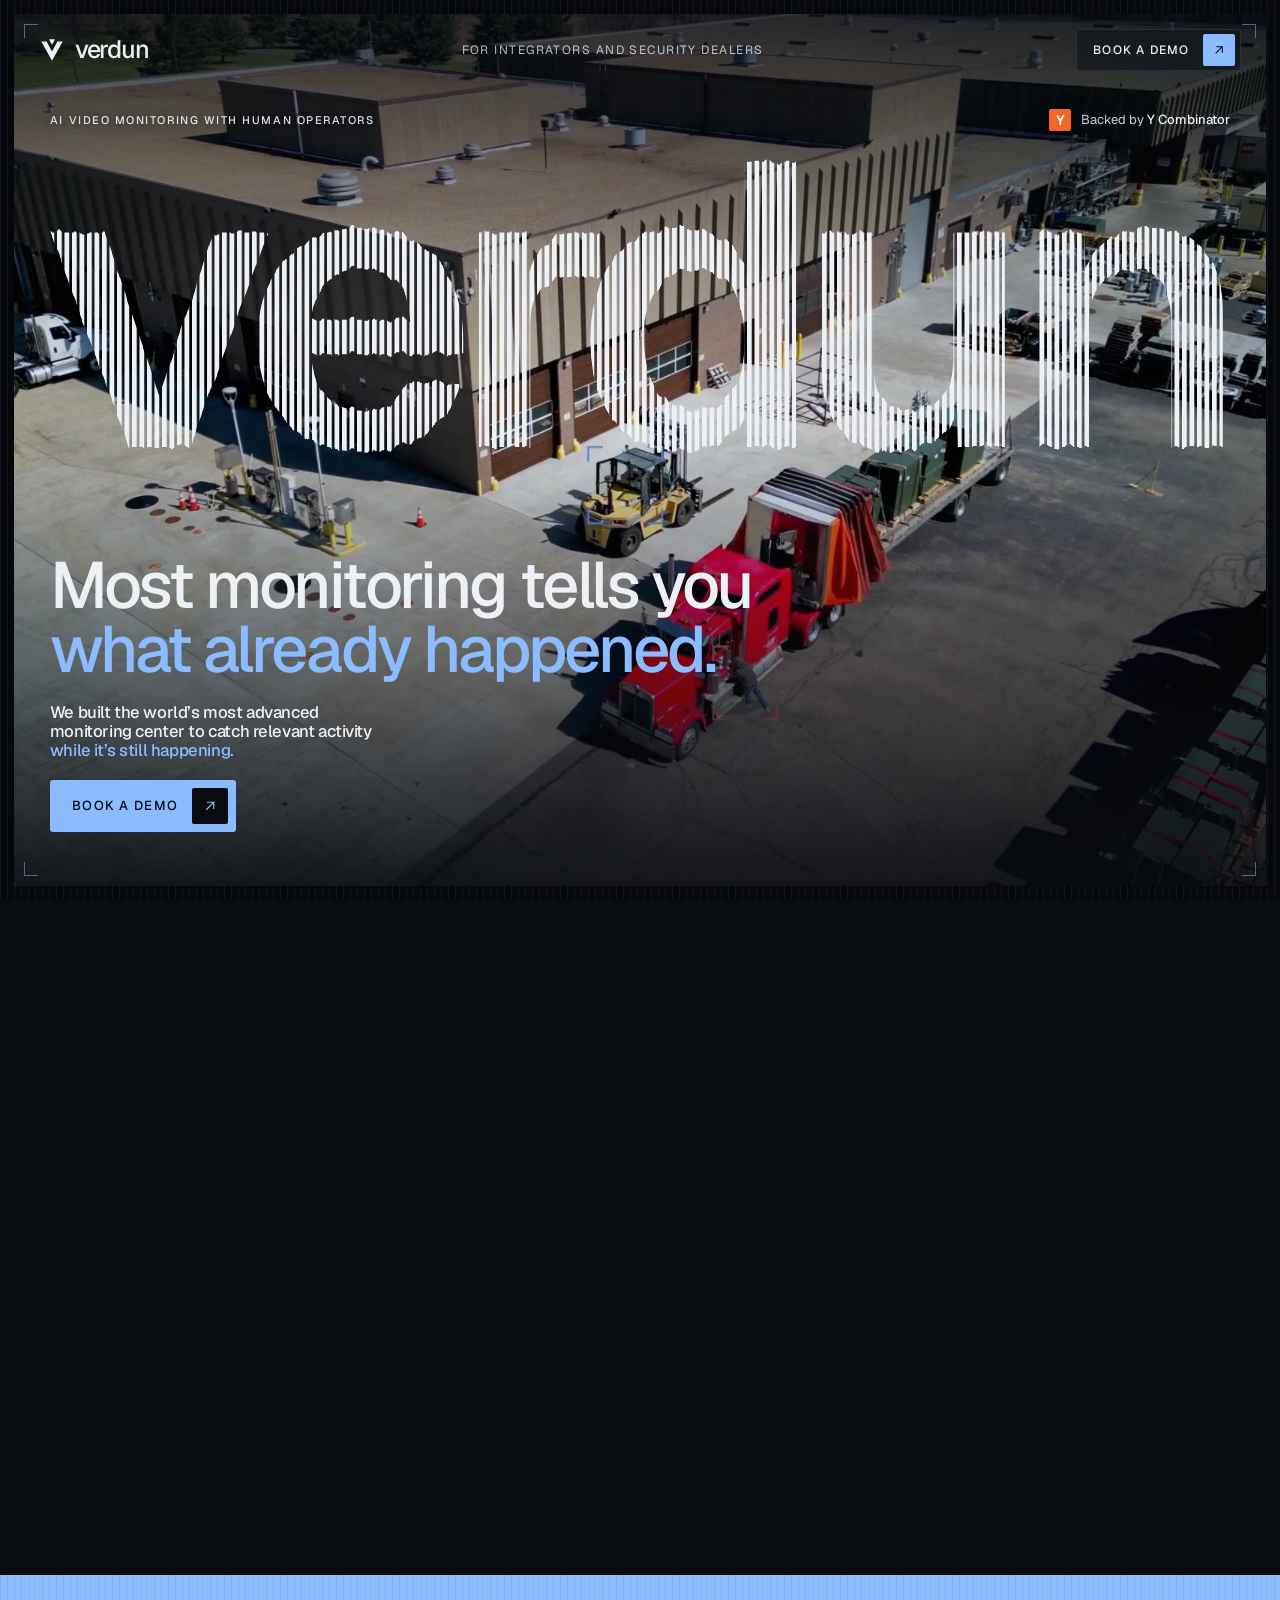
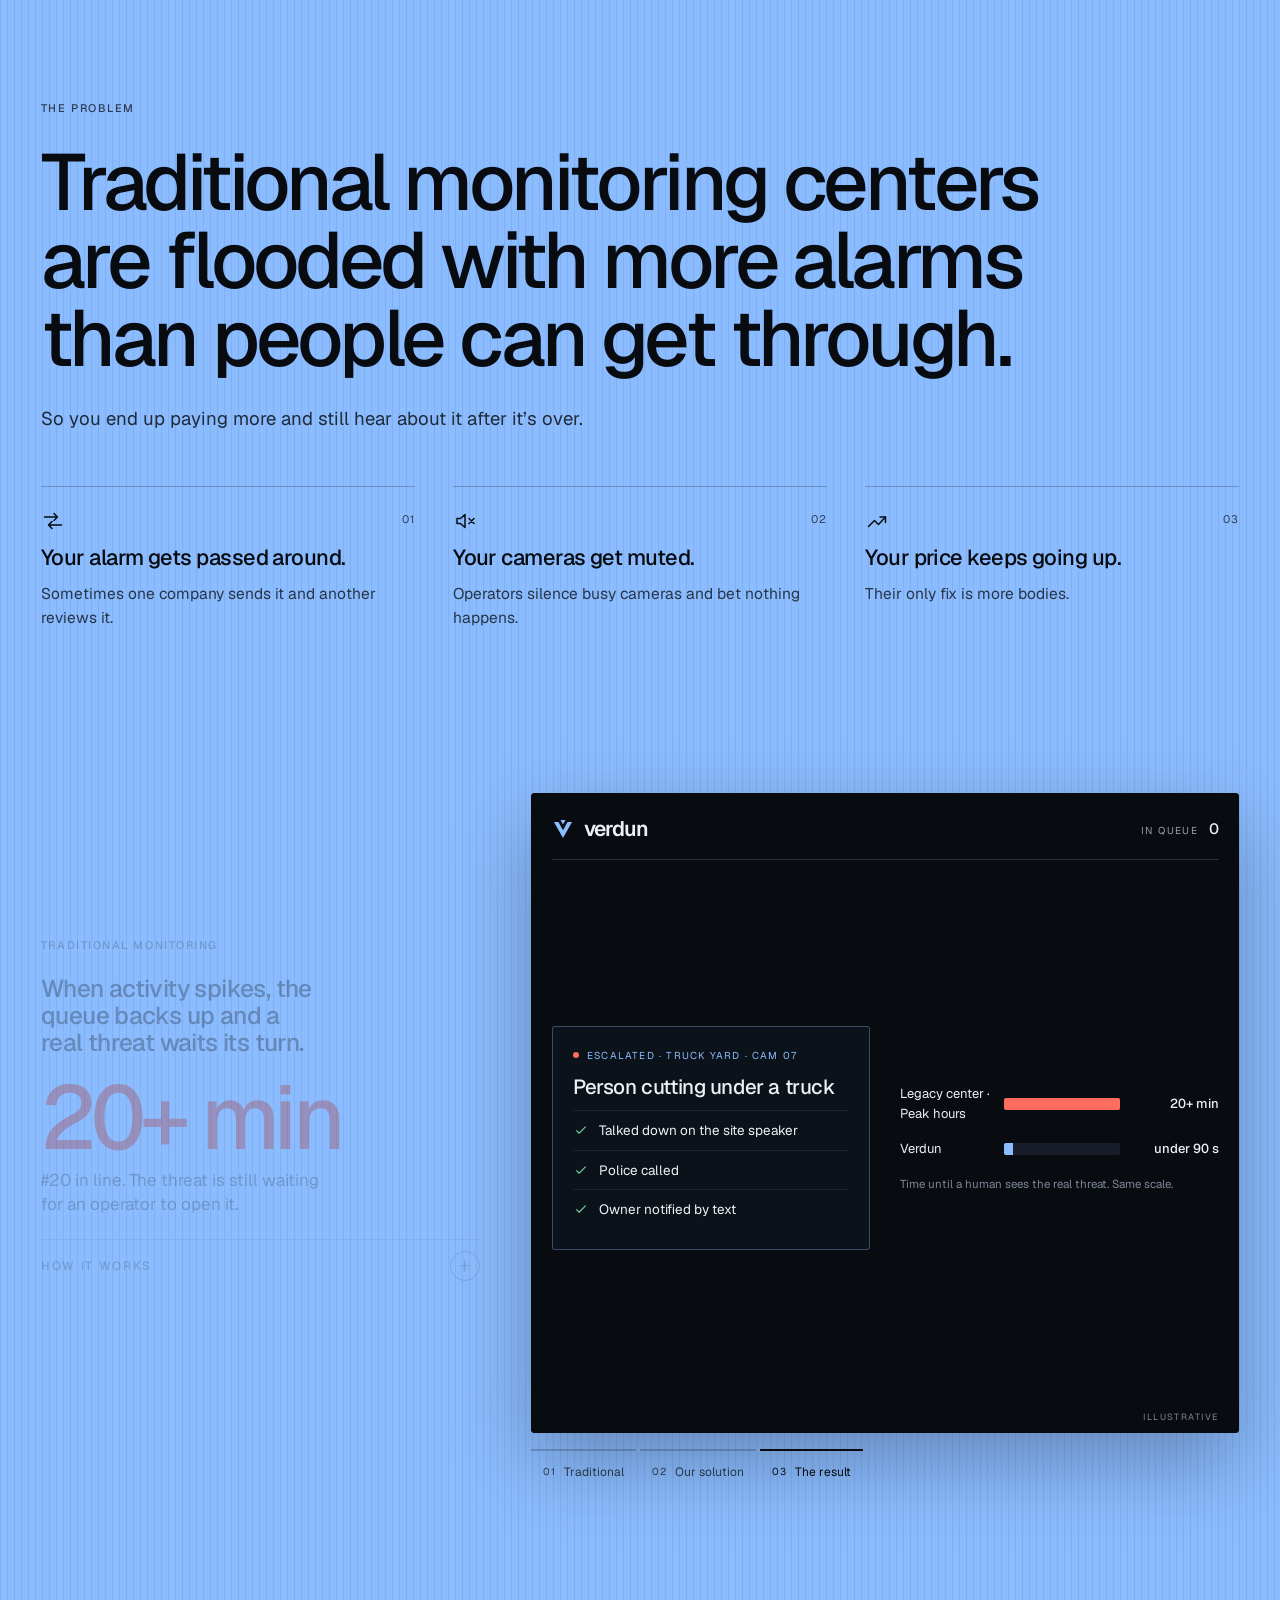
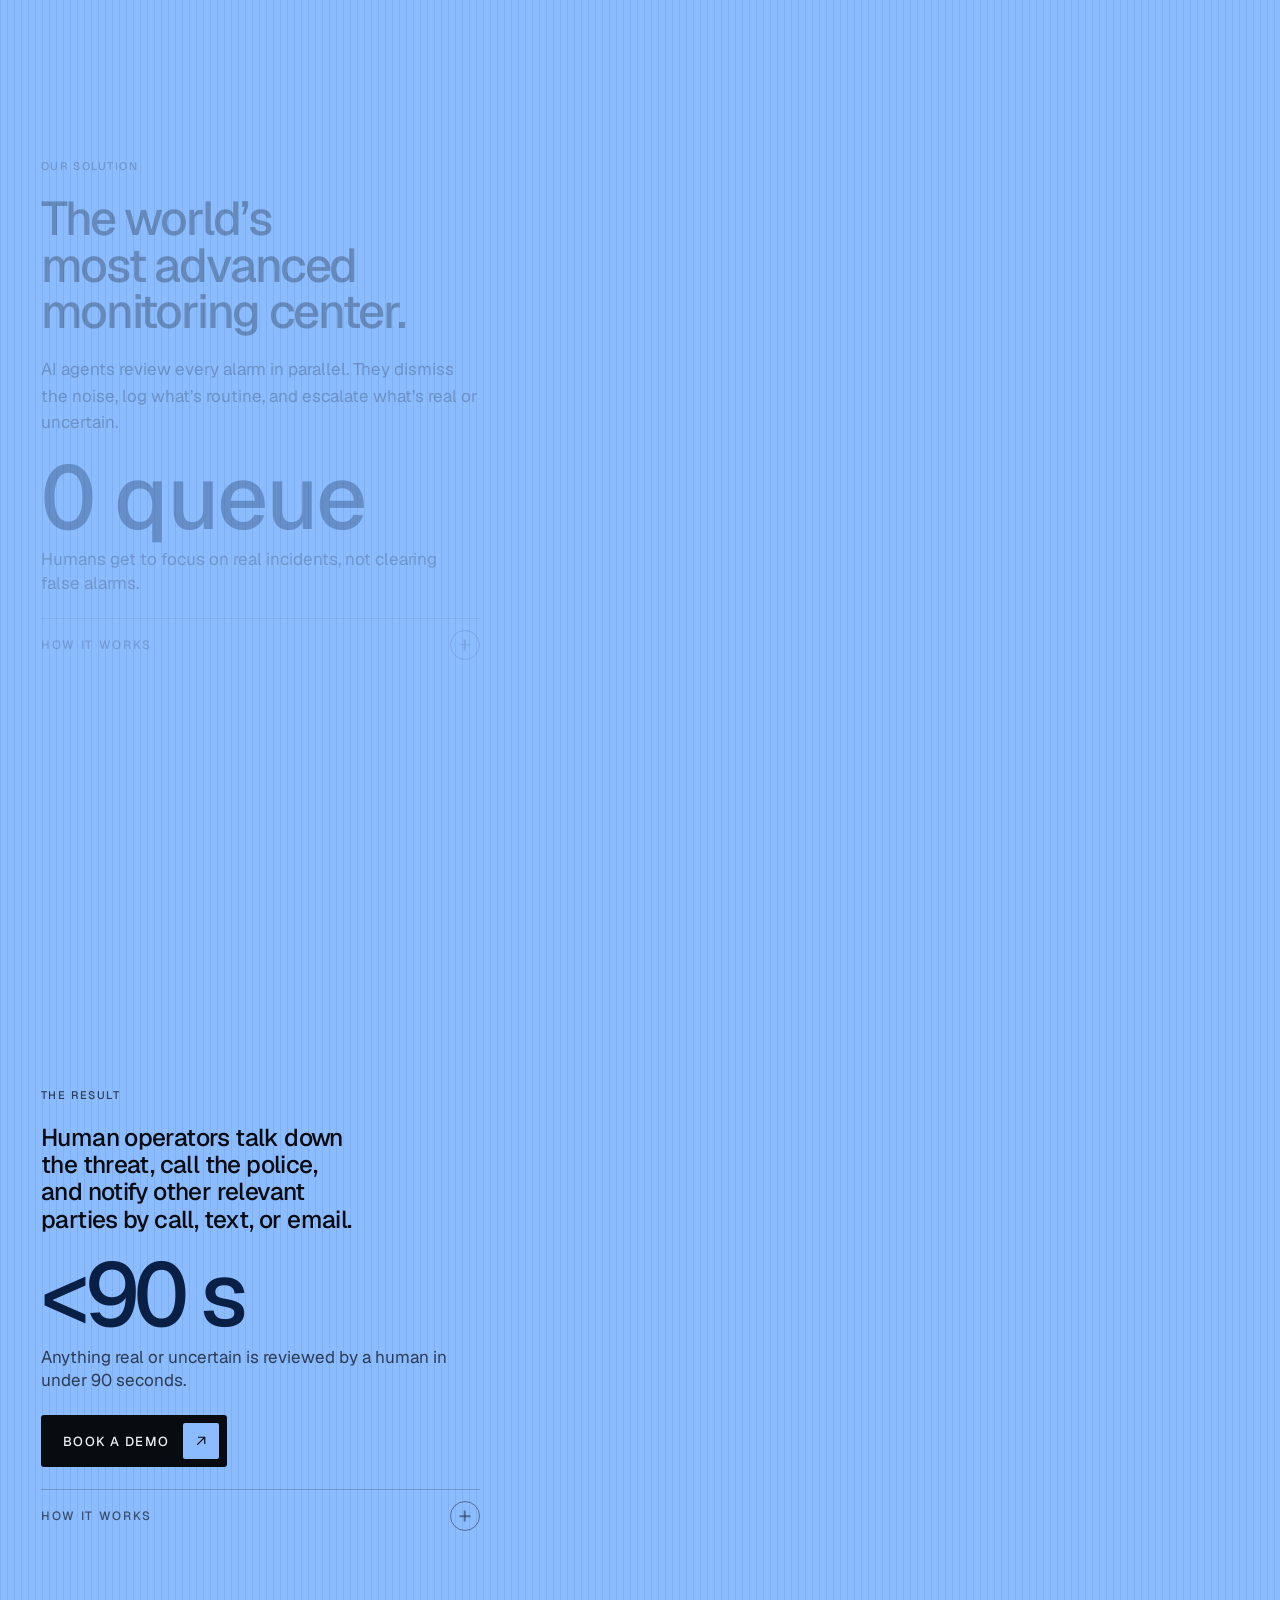
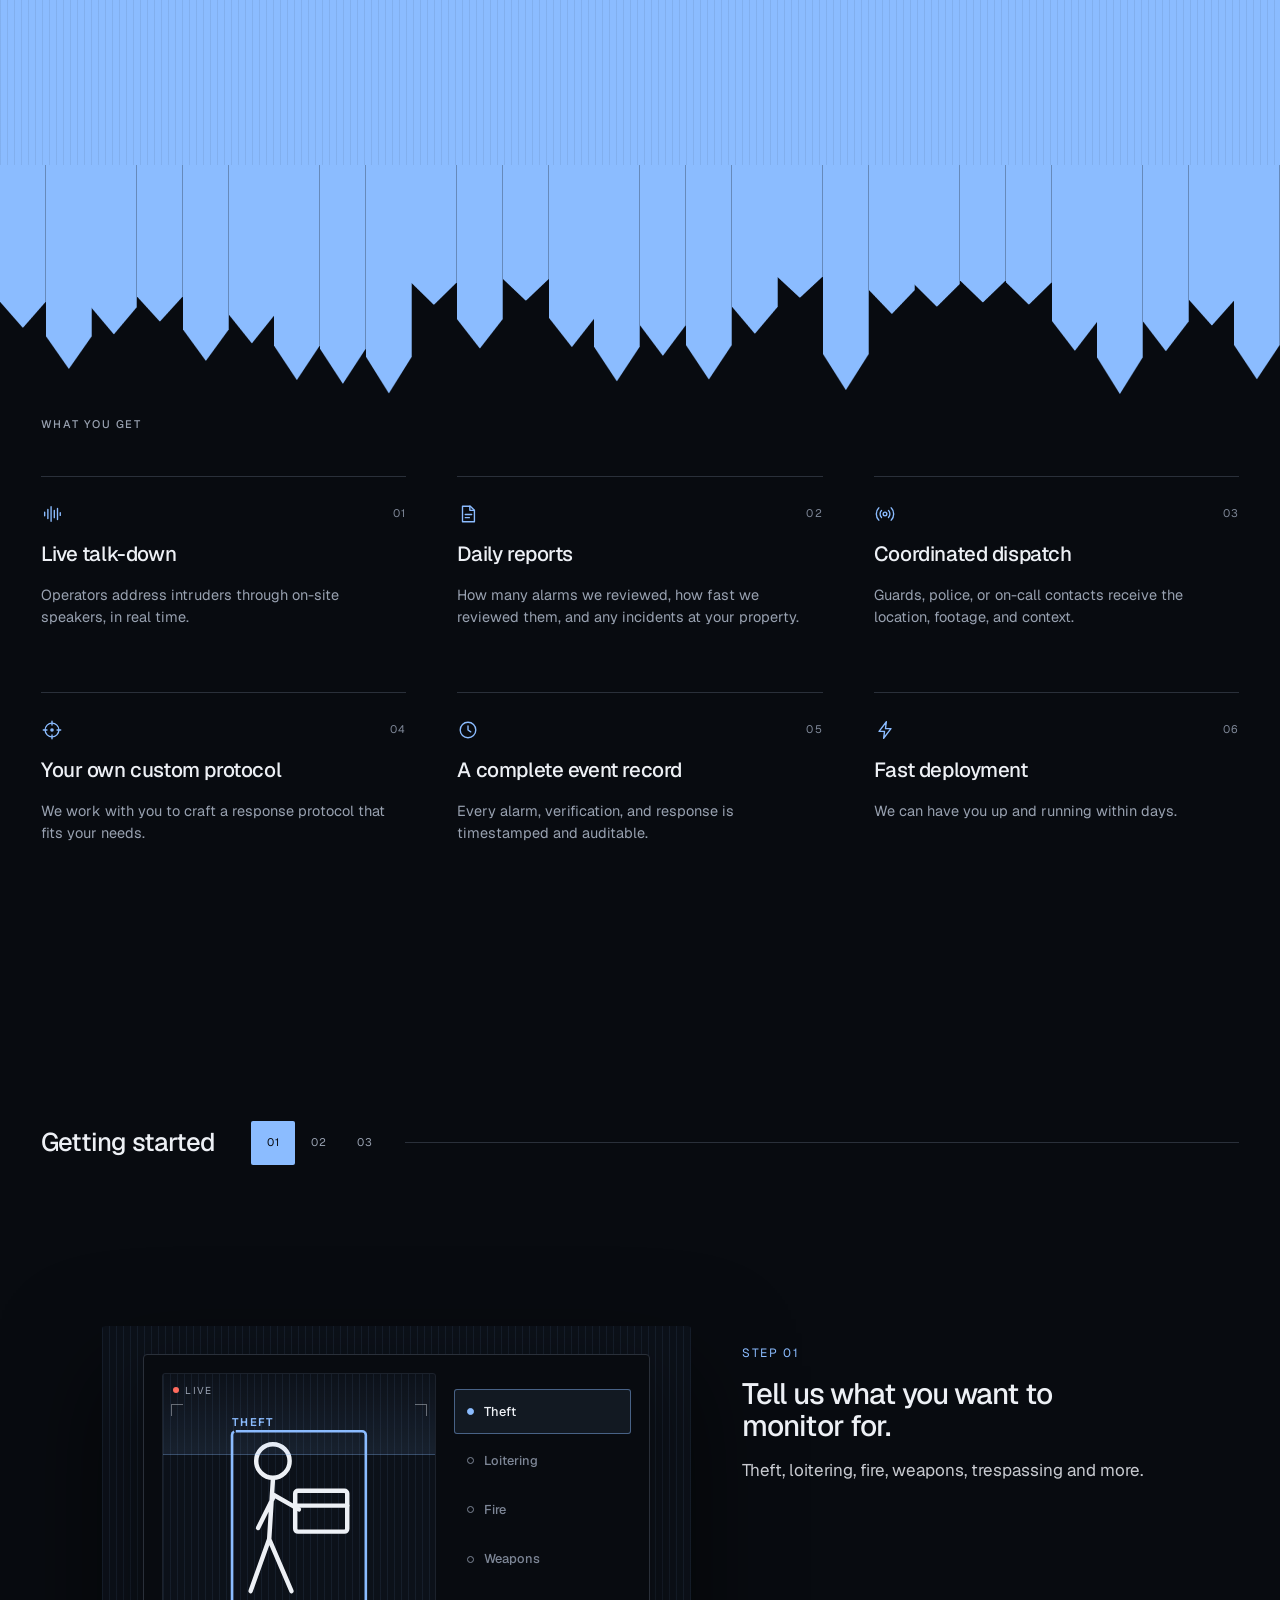
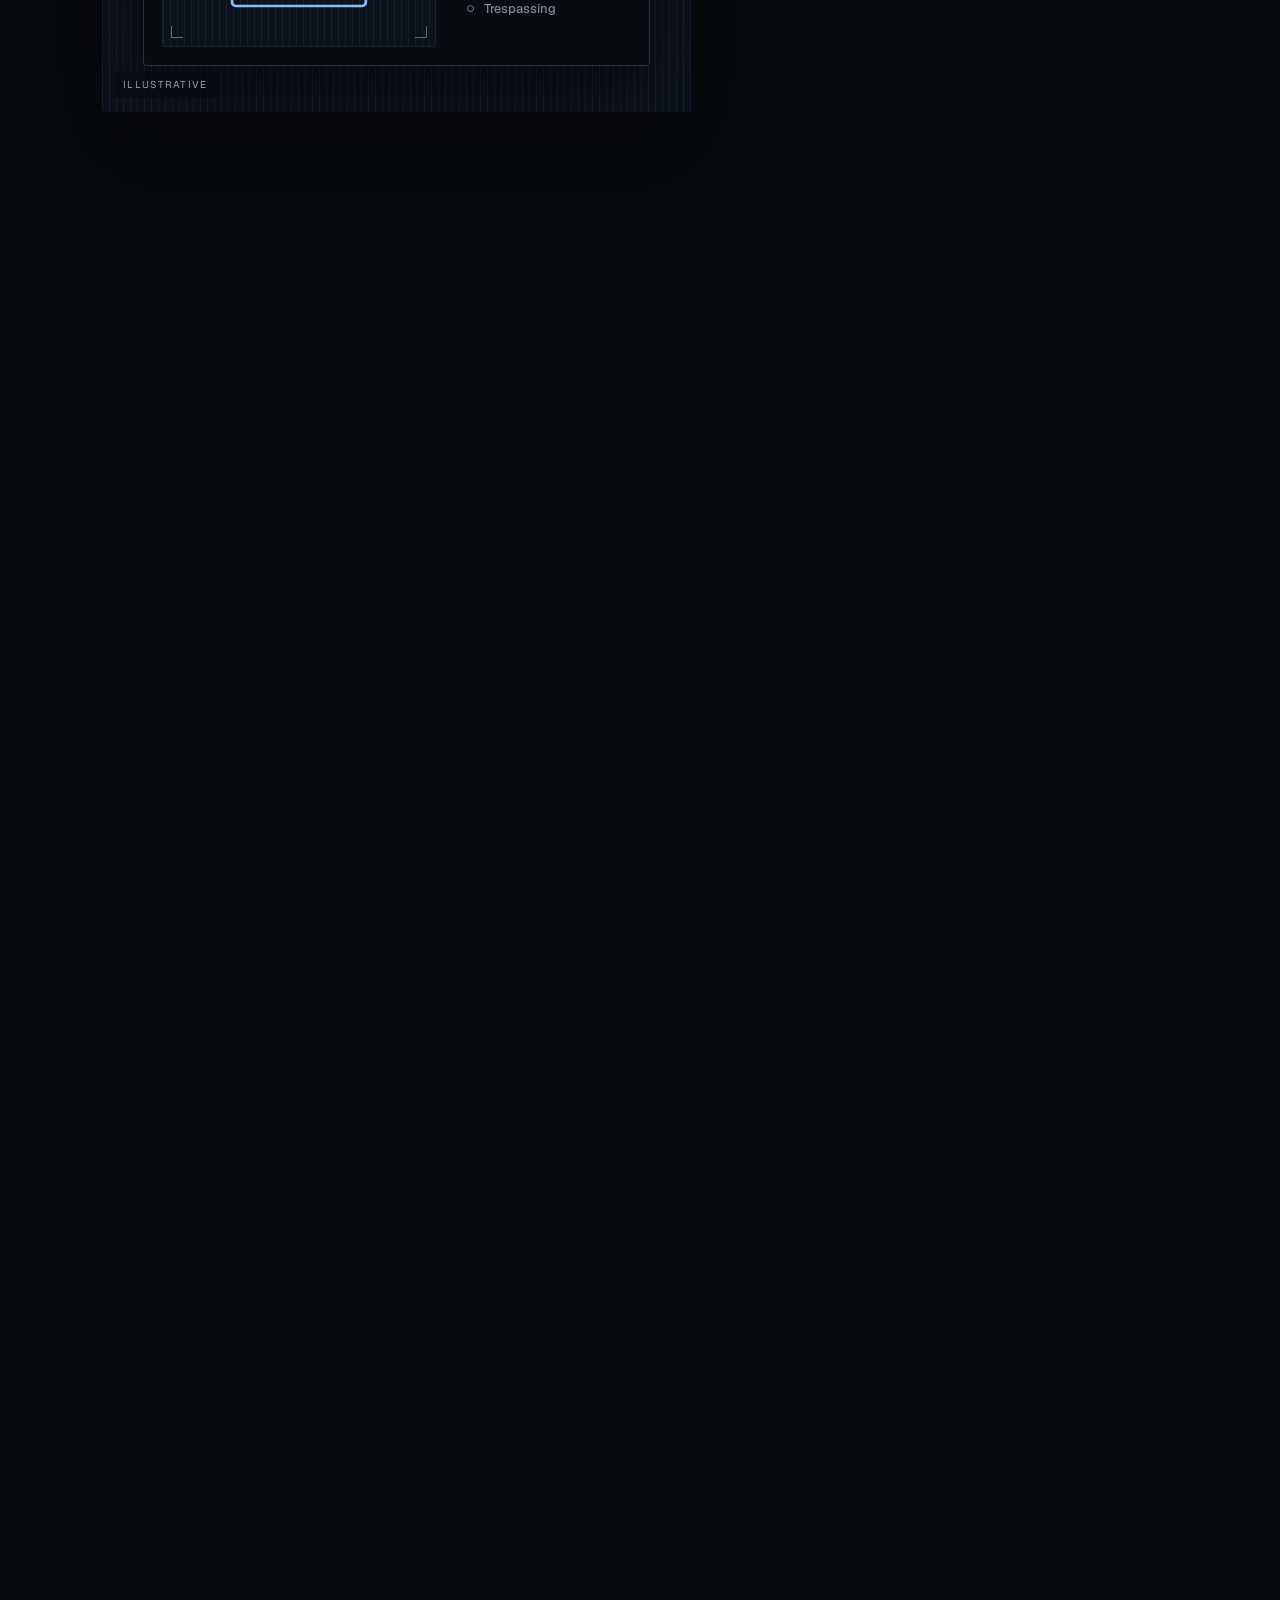
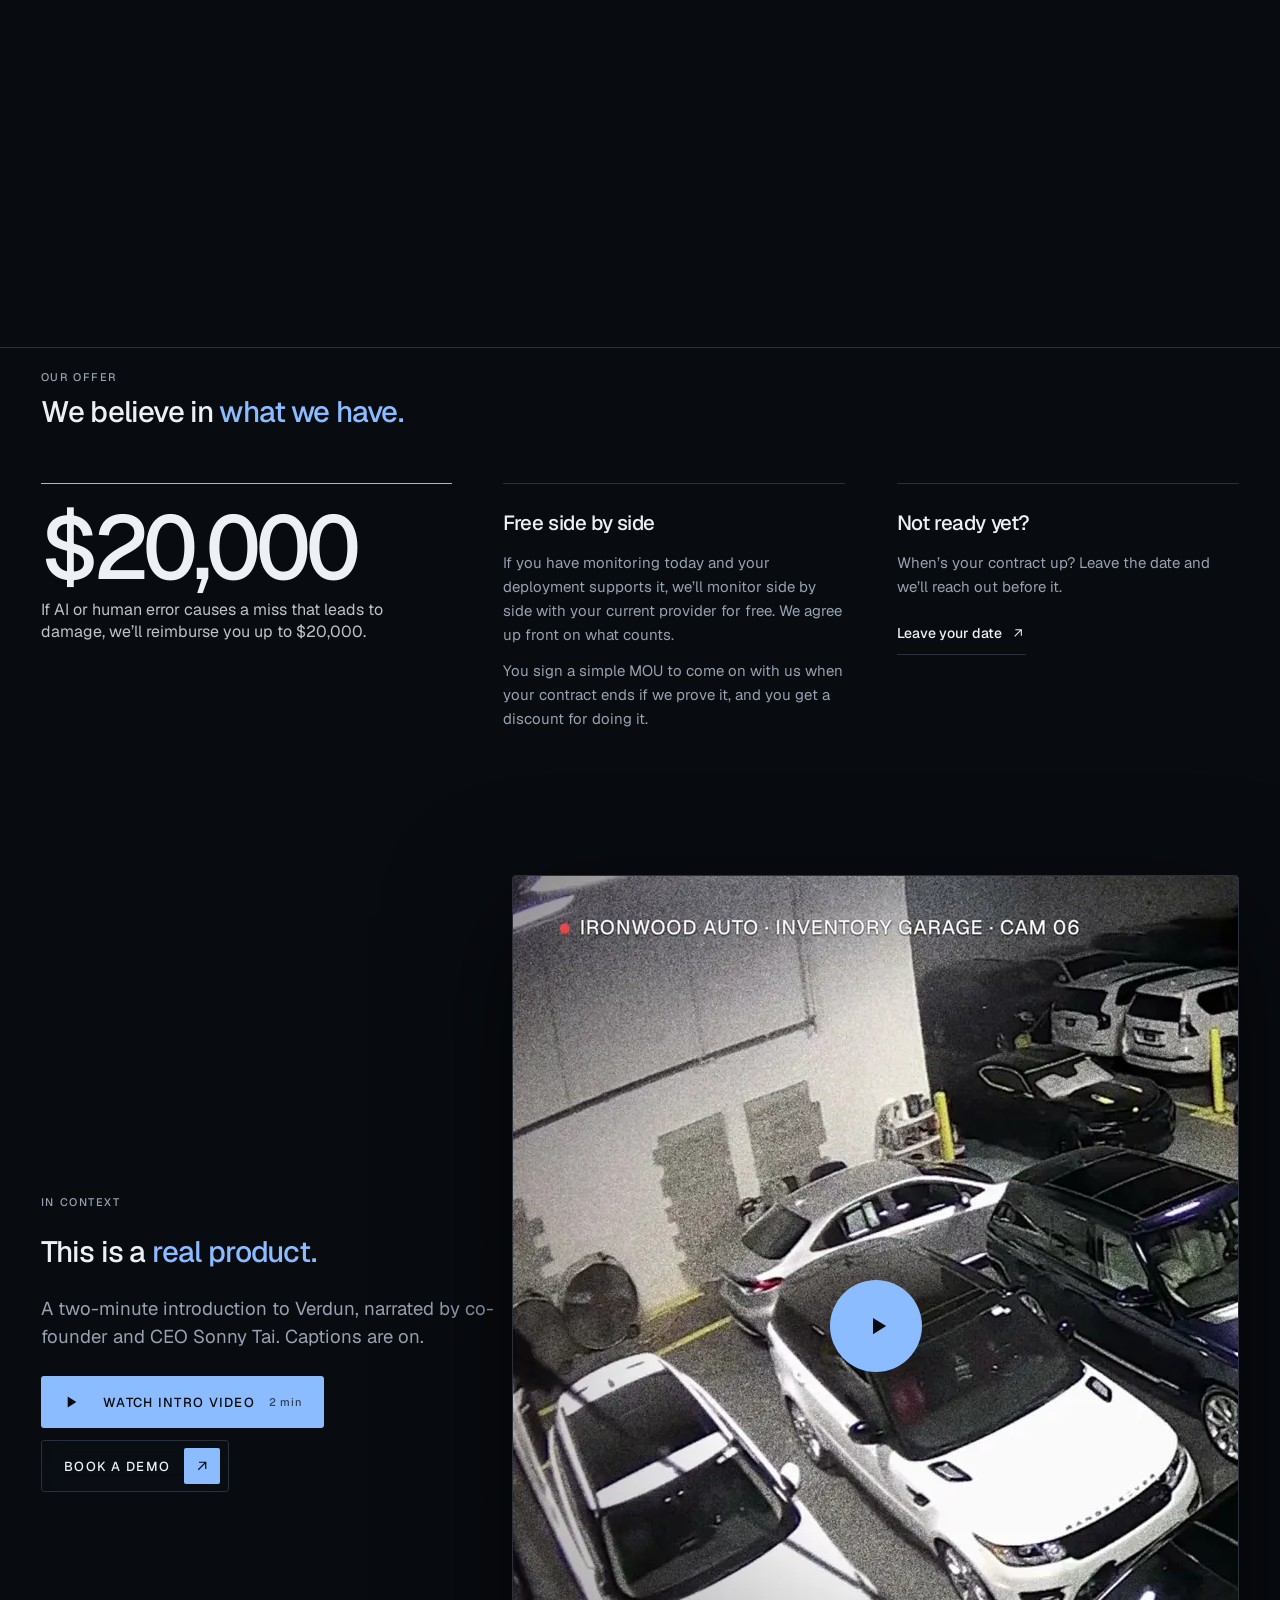
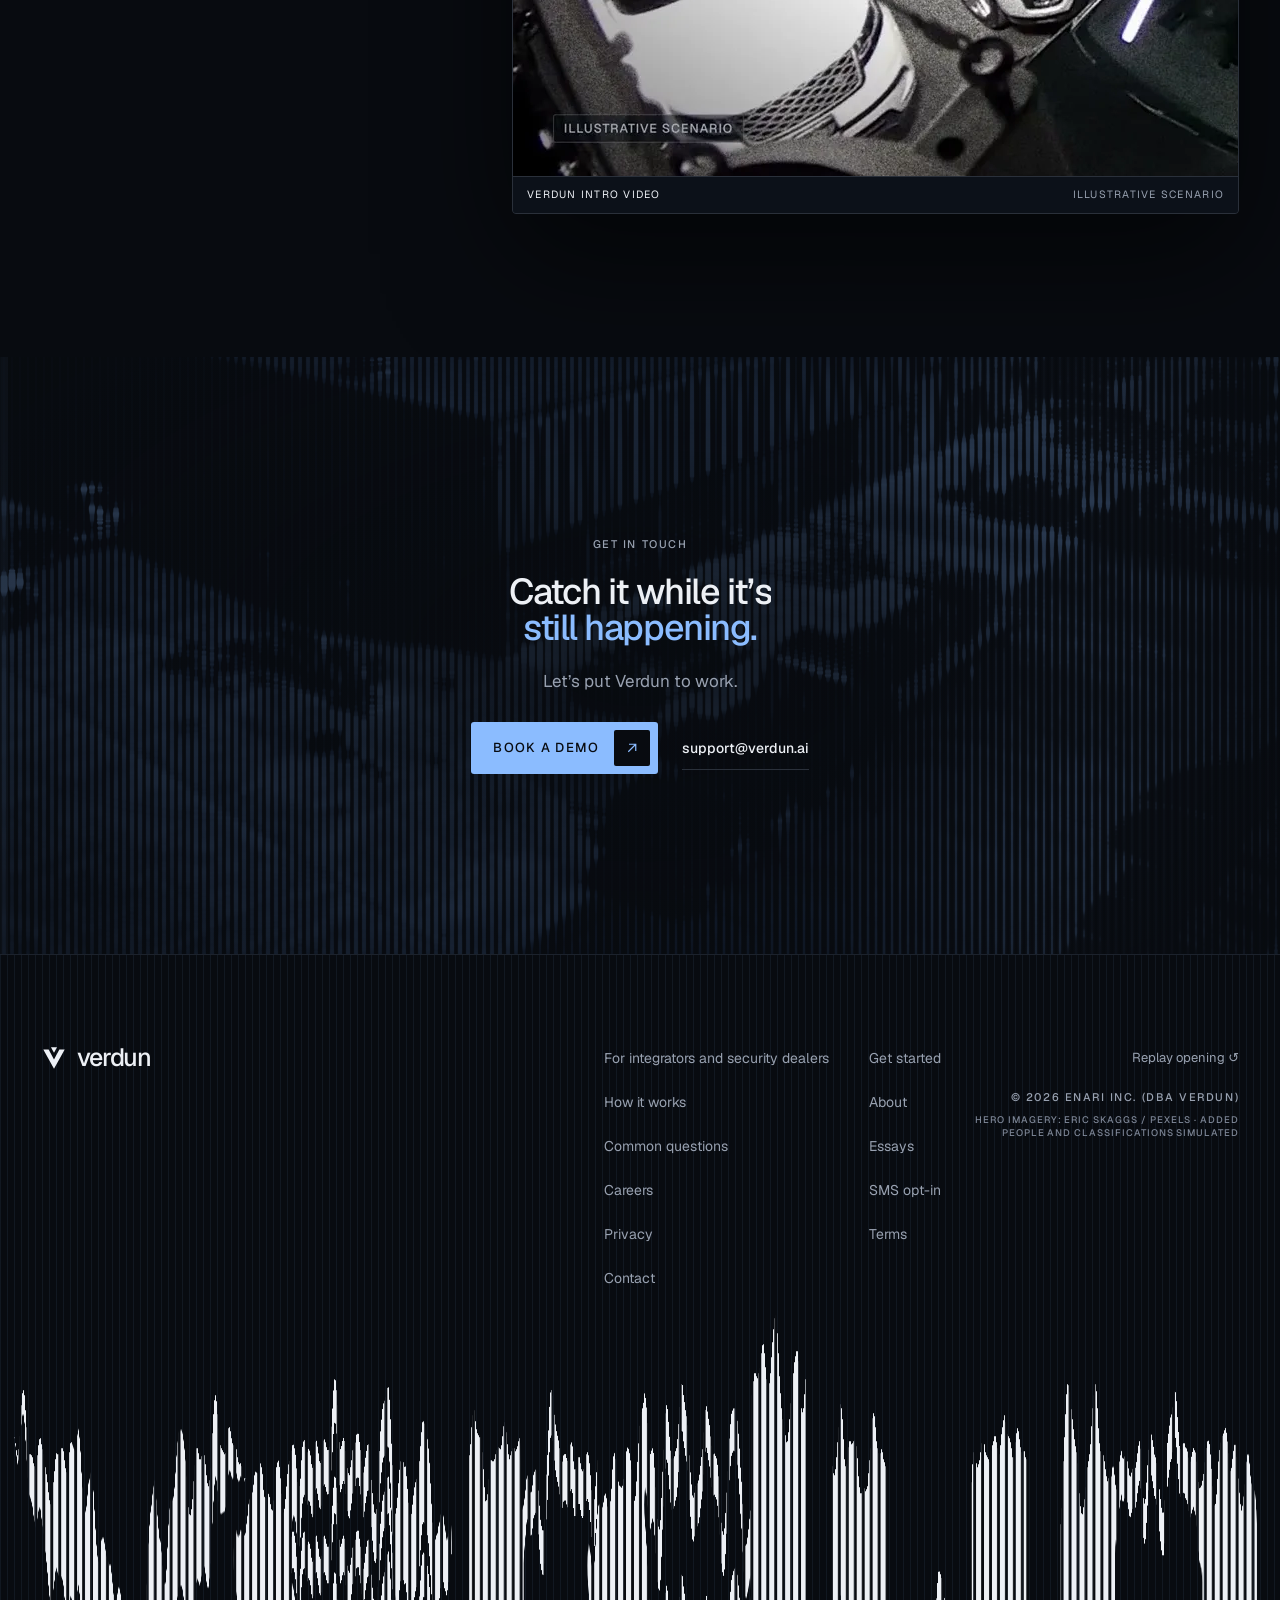
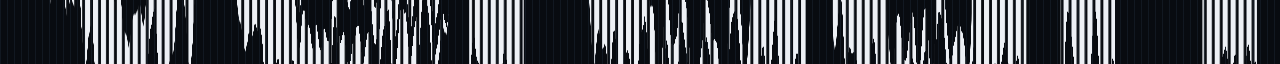
<file: index.html>
<!doctype html>
<html lang="en">
<head>
<meta charset="utf-8">
<meta name="viewport" content="width=device-width, initial-scale=1, viewport-fit=cover">
<!-- seo:start -->
<title>Verdun | AI video monitoring with human operators</title>
<meta name="description" content="Most monitoring tells you what already happened. Verdun’s AI agents review every alarm and human operators respond to real threats while they’re still happening.">
<link rel="canonical" href="https://verdun.ai/">
<meta property="og:type" content="website">
<meta property="og:site_name" content="Verdun">
<meta property="og:title" content="Verdun | AI video monitoring with human operators">
<meta property="og:description" content="Most monitoring tells you what already happened. Verdun’s AI agents review every alarm and human operators respond to real threats while they’re still happening.">
<meta property="og:image" content="https://verdun.ai/og-image.jpg">
<meta property="og:image:width" content="1200">
<meta property="og:image:height" content="630">
<meta property="og:url" content="https://verdun.ai/">
<meta name="twitter:card" content="summary_large_image">
<meta name="twitter:site" content="@VerdunAI">
<meta name="twitter:title" content="Verdun | AI video monitoring with human operators">
<meta name="twitter:description" content="Most monitoring tells you what already happened. Verdun’s AI agents review every alarm and human operators respond to real threats while they’re still happening.">
<meta name="twitter:image" content="https://verdun.ai/og-image.jpg">
<link rel="manifest" href="/site.webmanifest">
<script async src="https://www.googletagmanager.com/gtag/js?id=AW-18541176135"></script>
<script>window.dataLayer=window.dataLayer||[];function gtag(){dataLayer.push(arguments);}gtag("js",new Date());gtag("config","AW-18541176135");</script>
<script type="application/ld+json">{"@context": "https://schema.org", "@graph": [{"@type": "Organization", "@id": "https://verdun.ai/#org", "name": "Verdun", "legalName": "Enari Inc.", "alternateName": "Enari Inc. (dba Verdun)", "url": "https://verdun.ai/", "logo": "https://verdun.ai/icon-512.png", "image": "https://verdun.ai/og-image.jpg", "email": "support@verdun.ai", "description": "A remote video monitoring service. AI agents review every alarm. Trained operators respond to real threats.", "slogan": "We built the world’s most advanced monitoring center.", "founder": [{"@id": "https://verdun.ai/about#sonny-tai"}, {"@id": "https://verdun.ai/about#tung-hoang"}], "sameAs": ["https://www.linkedin.com/company/verdunai", "https://www.ycombinator.com/companies/verdun", "https://x.com/VerdunAI"], "knowsAbout": ["Remote video monitoring", "AI video analytics", "Alarm verification", "Live talk-down", "Security dispatch"]}, {"@type": "WebSite", "@id": "https://verdun.ai/#website", "url": "https://verdun.ai/", "name": "Verdun", "publisher": {"@id": "https://verdun.ai/#org"}}, {"@type": "Service", "@id": "https://verdun.ai/#monitoring", "name": "Verdun remote video monitoring", "serviceType": "Remote video monitoring", "provider": {"@id": "https://verdun.ai/#org"}, "description": "AI agents review every alarm in parallel. They dismiss the noise, log what’s routine, and escalate what’s real or uncertain. Human operators talk down the threat, call the police, and notify other relevant parties by call, text, or email.", "audience": {"@type": "BusinessAudience", "name": "Commercial, multifamily, and industrial properties"}}]}</script>
<!-- seo:end -->
<meta name="theme-color" content="#080b10">
<link rel="icon" href="static/media/favicon.svg" type="image/svg+xml">
<link rel="apple-touch-icon" href="static/media/apple-touch-icon.png">
<link rel="preload" href="static/media/yard.webp" as="image" type="image/webp">
<link rel="preload" href="static/media/fonts/geist-semibold.ttf" as="font" type="font/ttf" crossorigin>
<link rel="preload" href="static/media/fonts/geist-regular.ttf" as="font" type="font/ttf" crossorigin>
<link rel="stylesheet" href="static/vendor/lenis.css">
<link rel="stylesheet" href="static/css/style.css">
<script>
  // Decide before first paint whether the opening plays.
  (function () {
    var d = document.documentElement, q = location.search;
    var reduce = window.matchMedia && matchMedia('(prefers-reduced-motion: reduce)').matches;
    d.classList.add('js');
    if (reduce || /[?&]skip/.test(q) || (location.hash && location.hash.length > 1)) d.classList.add('no-intro');
    else d.classList.add('intro-pending');
    if (reduce) d.classList.add('reduce-motion');
  })();
</script>
</head>
<body>
<a class="skip-link" href="#problem">Skip to content</a>

<!-- Shared SVG defs: textured wordmark filter + stripe patterns + icons -->
<svg class="defs" width="0" height="0" aria-hidden="true" focusable="false">
  <defs>
    <filter id="jag" x="-5%" y="-40%" width="110%" height="180%" color-interpolation-filters="sRGB">
      <feTurbulence type="fractalNoise" baseFrequency="0.11 0" numOctaves="2" seed="7" result="n"/>
      <feColorMatrix in="n" type="matrix" values="0 0 0 0 .5  0 1 0 0 0  0 0 1 0 0  0 0 0 0 1" result="n2"/>
      <feDisplacementMap in="SourceGraphic" in2="n2" scale="10" xChannelSelector="R" yChannelSelector="G"/>
    </filter>
    <pattern id="stripes" width="7" height="10" patternUnits="userSpaceOnUse">
      <rect class="stripe-rect" x="0" y="0" width="4.6" height="10" fill="currentColor"/>
    </pattern>
    <symbol id="i-mark" viewBox="0 0 34 34"><path d="M3 6h7l7 13 7-13h7L17 31 3 6Z"/><path d="m13 3 4 7 4-7h-8Z"/></symbol>
    <symbol id="i-arrow" viewBox="0 0 24 24"><path d="M7 17 17 7M8 7h9v9" fill="none" stroke="currentColor" stroke-width="1.6"/></symbol>
    <symbol id="i-arrow-r" viewBox="0 0 24 24"><path d="M4 12h15m-6-6 6 6-6 6" fill="none" stroke="currentColor" stroke-width="1.6"/></symbol>
    <symbol id="i-play" viewBox="0 0 24 24"><path d="M8 5.5v13l10.5-6.5z" fill="currentColor"/></symbol>
    <symbol id="i-pause" viewBox="0 0 24 24"><path d="M7.5 5.5h3v13h-3zM13.5 5.5h3v13h-3z" fill="currentColor"/></symbol>
    <symbol id="i-close" viewBox="0 0 24 24"><path d="m6 6 12 12M18 6 6 18" fill="none" stroke="currentColor" stroke-width="1.6"/></symbol>
    <symbol id="i-shield" viewBox="0 0 24 24"><g fill="none" stroke="currentColor" stroke-width="1.5" stroke-linejoin="round"><path d="M12 3.2 19 6v5.4c0 4.4-2.9 7.7-7 9.4-4.1-1.7-7-5-7-9.4V6l7-2.8Z"/><path d="m8.8 12 2.2 2.2 4.3-4.4"/></g></symbol>
    <symbol id="i-wave" viewBox="0 0 24 24"><g fill="none" stroke="currentColor" stroke-width="1.5" stroke-linecap="round"><path d="M4 10v4M7.5 7v10M11 4v16M14.5 8v8M18 6v12M21 10.5v3"/></g></symbol>
    <symbol id="i-radio" viewBox="0 0 24 24"><g fill="none" stroke="currentColor" stroke-width="1.5" stroke-linecap="round"><circle cx="12" cy="12" r="2"/><path d="M8.2 8.2a5.4 5.4 0 0 0 0 7.6M15.8 15.8a5.4 5.4 0 0 0 0-7.6M5.3 5.3a9.5 9.5 0 0 0 0 13.4M18.7 18.7a9.5 9.5 0 0 0 0-13.4"/></g></symbol>
    <symbol id="i-clock" viewBox="0 0 24 24"><g fill="none" stroke="currentColor" stroke-width="1.5" stroke-linecap="round"><circle cx="12" cy="12" r="8.5"/><path d="M12 7.5V12l3 2"/></g></symbol>
    <symbol id="i-cross" viewBox="0 0 24 24"><g fill="none" stroke="currentColor" stroke-width="1.5" stroke-linecap="round"><circle cx="12" cy="12" r="7.5"/><path d="M12 2.5v4M12 17.5v4M2.5 12h4M17.5 12h4"/><circle cx="12" cy="12" r="1.2" fill="currentColor"/></g></symbol>
    <symbol id="i-layers" viewBox="0 0 24 24"><g fill="none" stroke="currentColor" stroke-width="1.5" stroke-linejoin="round"><path d="m12 3.5 8.5 4.5-8.5 4.5L3.5 8 12 3.5Z"/><path d="m3.5 12 8.5 4.5 8.5-4.5M3.5 16l8.5 4.5 8.5-4.5"/></g></symbol>
    <symbol id="i-pass" viewBox="0 0 24 24"><g fill="none" stroke="currentColor" stroke-width="1.5" stroke-linecap="round" stroke-linejoin="round"><path d="M3.5 8h13M13 4.5 16.5 8 13 11.5M20.5 16h-13M11 12.5 7.5 16l3.5 3.5"/></g></symbol>
    <symbol id="i-mute" viewBox="0 0 24 24"><g fill="none" stroke="currentColor" stroke-width="1.5" stroke-linecap="round" stroke-linejoin="round"><path d="M4 9.5h3.5L12 5.5v13l-4.5-4H4z"/><path d="m16 9.5 5 5M21 9.5l-5 5"/></g></symbol>
    <symbol id="i-up" viewBox="0 0 24 24"><g fill="none" stroke="currentColor" stroke-width="1.5" stroke-linecap="round" stroke-linejoin="round"><path d="M3.5 17.5 9.5 11.5l4 4 7-7.5"/><path d="M15 8h5.5v5.5"/></g></symbol>
    <symbol id="i-doc" viewBox="0 0 24 24"><g fill="none" stroke="currentColor" stroke-width="1.5" stroke-linecap="round" stroke-linejoin="round"><path d="M6 3.5h8.5L19 8v12.5H6z"/><path d="M14 3.5V8h5M9 12.5h7M9 16h4.5"/></g></symbol>
    <symbol id="i-bolt" viewBox="0 0 24 24"><g fill="none" stroke="currentColor" stroke-width="1.5" stroke-linecap="round" stroke-linejoin="round"><path d="M13.5 3 5.5 13.5h6L10.5 21l8-10.5h-6z"/></g></symbol>
    <symbol id="i-eye" viewBox="0 0 24 24"><g fill="none" stroke="currentColor" stroke-width="1.5" stroke-linecap="round" stroke-linejoin="round"><path d="M2.5 12S6 5.5 12 5.5 21.5 12 21.5 12 18 18.5 12 18.5 2.5 12 2.5 12z"/><circle cx="12" cy="12" r="2.8"/></g></symbol>
    <symbol id="i-tag" viewBox="0 0 24 24"><g fill="none" stroke="currentColor" stroke-width="1.5" stroke-linecap="round" stroke-linejoin="round"><path d="M3.5 12.5v-8h8l9 9-8 8z"/><circle cx="8" cy="9" r="1.3"/></g></symbol>
    <symbol id="i-cam" viewBox="0 0 24 24"><g fill="none" stroke="currentColor" stroke-width="1.5" stroke-linecap="round" stroke-linejoin="round"><path d="M3 7.5h12.5v9H3zM15.5 10.5l5.5-3v9l-5.5-3"/></g></symbol>
    <symbol id="i-check" viewBox="0 0 24 24"><path d="m5 12.5 4.2 4.2L19 7" fill="none" stroke="currentColor" stroke-width="1.7"/></symbol>
    <symbol id="i-cake" viewBox="0 0 24 24"><g fill="none" stroke="currentColor" stroke-width="1.5" stroke-linejoin="round"><path d="M4 20h16M5 20v-6.5h14V20M5 16.5c1.6 0 1.6 1.2 3.5 1.2s1.9-1.2 3.5-1.2 1.9 1.2 3.5 1.2 1.9-1.2 3.5-1.2M8 13.5v-3M12 13.5v-3M16 13.5v-3M12 7.5c-.9-.8-.9-2 0-3 .9 1 .9 2.2 0 3Z"/></g></symbol>
  </defs>
</svg>

<!-- Header -->
<header class="site-header" data-header>
  <a class="brand" href="#top" aria-label="Verdun — back to top">
    <svg class="brand__mark" aria-hidden="true"><use href="#i-mark"/></svg>
    <span class="brand__word">verdun</span>
  </a>
  <nav class="nav" aria-label="Primary">
    <a href="/integrators">For integrators and security dealers</a>
  </nav>
  <div class="header__end">
    <a class="btn btn--ghost btn--sm nav-cta" href="/get-started" data-magnetic data-demo>
      <span>Book a demo</span><svg aria-hidden="true"><use href="#i-arrow"/></svg>
    </a>
    <button class="menu-btn" type="button" aria-expanded="false" aria-controls="menu" data-menu-open>
      <span class="menu-btn__label">Menu</span>
      <span class="menu-btn__lines" aria-hidden="true"><i></i><i></i></span>
    </button>
  </div>
</header>

<!-- Full-screen menu -->
<div class="menu" id="menu" role="dialog" aria-modal="true" aria-label="Site menu" hidden>
  <div class="menu__bars" aria-hidden="true"></div>
  <div class="menu__inner">
    <div class="menu__top">
      <span class="label">Index</span>
      <button class="icon-btn" type="button" data-menu-close aria-label="Close menu"><svg><use href="#i-close"/></svg></button>
    </div>
    <ol class="menu__list">
      <li><a href="/integrators"><span class="menu__n">01</span><span class="menu__t">For integrators and security dealers</span></a></li>
      <li><a href="/get-started" data-demo><span class="menu__n">02</span><span class="menu__t">Book a demo</span></a></li>
      <li><a href="#how-it-works"><span class="menu__n">03</span><span class="menu__t">How it works</span></a></li>
      <li><a href="/about"><span class="menu__n">04</span><span class="menu__t">About</span></a></li>
      <li><a href="/faq"><span class="menu__n">05</span><span class="menu__t">Common questions</span></a></li>
      <li><a href="https://verdun.ai/essays"><span class="menu__n">06</span><span class="menu__t">Essays</span></a></li>
      <li><a href="https://verdun.ai/careers"><span class="menu__n">07</span><span class="menu__t">Careers</span></a></li>
    </ol>
    <div class="menu__foot">
      <a href="mailto:support@verdun.ai">support@verdun.ai</a>
      <button type="button" class="link-btn" data-replay>Replay opening</button>
    </div>
  </div>
</div>

<main id="main">

<!-- ============ HERO / OPENING ============ -->
<section class="hero" id="top" aria-label="Verdun">
  <div class="hero__sticky">
    <div class="stage" data-stage>
      <canvas class="stage__canvas" data-film aria-hidden="true"></canvas>
      <img width="1920" height="1080" class="stage__fallback" src="static/media/yard.webp" alt="" aria-hidden="true" data-fallback>
      <div class="stage__shade" aria-hidden="true"></div>

      <!-- Annotations attached to source-image coordinates (authored, not detection) -->
      <div class="annos" aria-hidden="true">
        <div class="anno anno--person" data-anno="person"><i class="c tl"></i><i class="c tr"></i><i class="c bl"></i><i class="c br"></i><span class="anno__tag">01 / Person · truck cab</span></div>
        <div class="anno anno--vehicle" data-anno="vehicle"><i class="c tl"></i><i class="c tr"></i><i class="c bl"></i><i class="c br"></i><span class="anno__tag">02 / Vehicle · tractor unit</span></div>
      </div>

      <!-- Demo pins on the hero photo -->
      <div class="pins" data-pins>
        <button class="pin" type="button" data-pin="0" style="--x:.572;--y:.762" aria-label="Truck cab demo event"><i></i></button>
        <button class="pin" type="button" data-pin="1" style="--x:.503;--y:.548" aria-label="Loading area demo event"><i></i></button>
        <button class="pin" type="button" data-pin="2" style="--x:.629;--y:.342" aria-label="Right garage demo event"><i></i></button>
      </div>

      <!-- Opening chrome -->
      <div class="intro-ui" data-intro-ui aria-hidden="true">
        <div class="intro-ui__tl">
          <svg class="intro-ui__mark"><use href="#i-mark"/></svg>
          <p class="intro-ui__lines"><span>AI agents review every alarm.</span><span>Trained operators respond to real threats.</span></p>
        </div>
        <div class="intro-ui__tr">
          <span class="label" data-cam>CAM 04 · TRUCK YARD</span>
          <span class="label label--live"><i></i><span data-clock>02:07:15</span></span>
        </div>
        <div class="intro-ui__beat">
          <span class="label intro-ui__step" data-step>01 / 03</span>
          <div class="beat-words">
            <span class="beat" data-beat="0">Watch.</span>
            <span class="beat" data-beat="1">Verify.</span>
            <span class="beat" data-beat="2">Respond.</span>
          </div>
          <p class="beat-cap"><span data-cap="0">AI agents monitor every camera continuously.</span><span data-cap="1">The context to know what actually matters.</span><span data-cap="2">A trained operator on every real threat.</span></p>
        </div>
        <div class="intro-ui__count"><span data-count>00</span><small>/100</small></div>
      </div>
      <button class="skip-intro" type="button" data-skip>Skip intro <svg aria-hidden="true"><use href="#i-arrow-r"/></svg></button>
      <p class="sr-only" data-intro-sr>Opening sequence: an industrial yard as a camera sees it. A person beside a truck, then the truck, then the whole property.</p>

      <!-- Hero content (homepage state) -->
      <div class="hero__content">
        <div class="hero__top">
          <span class="label hero__kicker" data-hero-in>AI video monitoring with human operators</span>
          <a class="yc" href="https://www.ycombinator.com/" target="_blank" rel="noopener" data-hero-in>
            <span class="yc__y" aria-hidden="true">Y</span>
            <span>Backed by <b>Y Combinator</b></span>
          </a>
        </div>
        <div class="wordmark" data-wordmark aria-hidden="true">
          <svg class="wordmark__svg" viewBox="0 0 1000 260" preserveAspectRatio="xMidYMid meet">
            <text x="0" y="200" fill="url(#stripes)" filter="url(#jag)" data-wm-text>verdun</text>
          </svg>
        </div>
        <div class="hero__bottom">
          <h1 class="hero__title" data-split="lines">
            Most monitoring tells you <em>what already happened.</em>
          </h1>
          <div class="hero__aside" data-hero-in>
            <p class="hero__sub">We built the world’s most advanced monitoring center to catch relevant activity <em>while it’s still happening.</em></p>
            <a class="btn btn--blue" href="/get-started" data-magnetic data-demo><span>Book a demo</span><svg aria-hidden="true"><use href="#i-arrow"/></svg></a>
          </div>
        </div>
      </div>
      <span class="stage__corner tl" aria-hidden="true"></span><span class="stage__corner tr" aria-hidden="true"></span><span class="stage__corner bl" aria-hidden="true"></span><span class="stage__corner br" aria-hidden="true"></span>
    </div>
  </div>
</section>

<!-- ============ THE PROBLEM ============ -->
<section class="problem" id="problem" aria-labelledby="problem-title">
  <div class="drip drip--down" data-drip aria-hidden="true"></div>
  <div class="wrap problem__head">
    <span class="label label--ink" data-reveal>The problem</span>
    <h2 class="display" id="problem-title" data-split="lines">Traditional monitoring centers are flooded with more alarms than people can get through.</h2>
    <p class="lede" data-reveal>So you end up paying more and still hear about it after it’s over.</p>
  </div>
  <ul class="wrap pains" data-pains>
    <li class="pain"><svg aria-hidden="true"><use href="#i-pass"/></svg><span class="pain__n">01</span><h3>Your alarm gets passed around.</h3><p>Sometimes one company sends it and another reviews it.</p></li>
    <li class="pain"><svg aria-hidden="true"><use href="#i-mute"/></svg><span class="pain__n">02</span><h3>Your cameras get muted.</h3><p>Operators silence busy cameras and bet nothing happens.</p></li>
    <li class="pain"><svg aria-hidden="true"><use href="#i-up"/></svg><span class="pain__n">03</span><h3>Your price keeps going up.</h3><p>Their only fix is more bodies.</p></li>
  </ul>

  <!-- Scroll-told: a legacy console, then Verdun, then the result -->
  <div class="queue" id="how-it-works" data-queue>
    <div class="queue__sticky">
      <div class="queue__stage" data-qstage>
        <!-- Legacy console: deliberately overwhelming -->
        <div class="lg" data-lg aria-hidden="true">
          <div class="lg__bar" data-scatter>
            <span class="lg__brand"><i></i>Legacy monitoring center</span>
            <span class="lg__stat">In queue <b data-lg-count>147</b></span>
            <span class="lg__stat lg__stat--wait">Oldest waiting <b>20+ min</b></span>
          </div>
          <div class="lg__body">
            <div class="lg__wall" data-lg-wall></div>
            <ol class="lg__list" data-lg-list></ol>
          </div>
          <div class="lg__pops" data-lg-pops></div>
          <p class="lg__wait" data-scatter><b>20+ min</b><span>before an operator opens the real threat</span></p>
        </div>
        <!-- Verdun console: calm -->
        <div class="vd" data-vd aria-hidden="true">
          <div class="vd__bar">
            <span class="vd__brand" data-vd-brand><svg><use href="#i-mark"/></svg><span>verdun</span></span>
            <span class="vd__stat">In queue <b>0</b></span>
          </div>
          <div class="vd__body" data-vd-body>
            <div class="vd__sites">
              <div class="vd__site"><i></i><div><b>Retail store</b><small>7 cameras · Monitored</small></div></div>
              <div class="vd__site"><i></i><div><b>Employee lot</b><small>6 cameras · Monitored</small></div></div>
              <div class="vd__site"><i></i><div><b>Truck yard</b><small>9 cameras · Monitored</small></div></div>
            </div>
            <div class="vd__feedwrap">
              <span class="vd__colhead">AI agents · reviewing in parallel</span>
              <ol class="vd__feed" data-vd-feed></ol>
            </div>
          </div>
          <div class="vd__result" data-vd-result>
            <div class="vd__case">
              <span class="vd__tag"><i></i>Escalated · Truck yard · Cam 07</span>
              <b>Person cutting under a truck</b>
              <ul class="vd__acts">
                <li><svg aria-hidden="true"><use href="#i-check"/></svg>Talked down on the site speaker</li>
                <li><svg aria-hidden="true"><use href="#i-check"/></svg>Police called</li>
                <li><svg aria-hidden="true"><use href="#i-check"/></svg>Owner notified by text</li>
              </ul>
            </div>
            <div class="vd__bars">
              <div class="result__row"><span>Legacy center · Peak hours</span><i class="result__bar result__bar--red"><b></b></i><strong>20+ min</strong></div>
              <div class="result__row"><span>Verdun</span><i class="result__bar result__bar--blue"><b></b></i><strong>under 90 s</strong></div>
              <small>Time until a human sees the real threat. Same scale.</small>
            </div>
          </div>
        </div>
        <span class="queue__note">Illustrative</span>
      </div>

      <div class="queue__narr">
        <div class="qsteps-nav" role="group" aria-label="Traditional monitoring and Verdun">
          <button type="button" data-qgo="0"><span>01</span>Traditional</button>
          <button type="button" data-qgo="1"><span>02</span>Our solution</button>
          <button type="button" data-qgo="2"><span>03</span>The result</button>
        </div>
      </div>
      <p class="sr-only" aria-live="polite" data-qlive></p>
    </div>

    <div class="qsteps">
      <article class="qstep" data-qstep="0">
        <span class="label label--ink">Traditional monitoring</span>
        <h3>When activity spikes, the queue backs up and a real threat waits its turn.</h3>
        <p class="stat"><b class="is-red">20+&nbsp;min</b><span>#20 in line. The threat is still waiting<br>for an operator to open it.</span></p>
        <details class="more more--ink" data-more>
          <summary aria-label="How traditional monitoring works"><span>How it works</span><i aria-hidden="true"></i></summary>
          <div class="more__body"><div class="more__inner">
            <p>During busy periods, routine clips pile up faster than operators can clear them. A real threat waits its turn behind all of them, and it often takes 20+ minutes before an operator even opens it.</p>
            <dl class="facts">
              <div><dt>Routine activity</dt><dd><b>Cashiers. Wind. Deliveries.</b>Object detection flags activity without understanding why it is happening.</dd></div>
              <div><dt>Muted cameras</dt><dd><b>You lose coverage</b>Operators silence busy cameras so fewer alarms reach the queue.</dd></div>
              <div class="is-alert"><dt>Real threat · Truck yard</dt><dd><b>#20 in line · 20+ min</b>A theft in progress waits behind routine activity.</dd></div>
            </dl>
          </div></div>
        </details>
      </article>
      <article class="qstep qstep--solution" data-qstep="1">
        <span class="label label--ink">Our solution</span>
        <h3 class="qstep__title">The world’s most advanced monitoring center.</h3>
        <p>AI agents review every alarm in parallel. They dismiss the noise, log what’s routine, and escalate what’s real or uncertain.</p>
        <p class="stat"><b class="is-ink"><span class="stat__q">0 queue</span></b><span>Humans get to focus on real incidents, not clearing false alarms.</span></p>
        <details class="more more--ink" data-more>
          <summary aria-label="How Verdun works"><span>How it works</span><i aria-hidden="true"></i></summary>
          <div class="more__body"><div class="more__inner">
            <p>Verdun deploys AI agents that identify suspicious behavior, weigh the context, and reason about what they see. Only then do they pull up a live view and escalate to one of our human operators.</p>
            <dl class="facts">
              <div><dt>Glare on a store door</dt><dd><b>Dismiss</b>Sees moving glare. Checks that the store is closed and no one is inside.</dd></div>
              <div><dt>Truck at the loading dock</dt><dd><b>Log only</b>Sees a truck backing in. Checks the scheduled overnight delivery.</dd></div>
              <div class="is-alert"><dt>Person cutting under a truck</dt><dd><b>Escalate · Voice-down</b>Checks that the yard is closed. Pulls live view and hands it to a human operator.</dd></div>
            </dl>
          </div></div>
        </details>
      </article>
      <article class="qstep" data-qstep="2">
        <span class="label label--ink">The result</span>
        <h3>Human operators talk down the threat, call the police, and notify other relevant parties by call, text, or email.</h3>
        <p class="stat"><b class="is-ink">&lt;90&nbsp;s</b><span>Anything real or uncertain is reviewed by a human in under 90 seconds.</span></p>
        <a class="btn btn--ink" href="/get-started" data-magnetic data-demo><span>Book a demo</span><svg aria-hidden="true"><use href="#i-arrow"/></svg></a>
        <details class="more more--ink" data-more>
          <summary aria-label="How the response works"><span>How it works</span><i aria-hidden="true"></i></summary>
          <div class="more__body"><div class="more__inner">
            <p>Because agents clear routine activity before it reaches a person, our operators only see what matters. Anything real or uncertain reaches a human in under 90 seconds.</p>
            <dl class="facts">
              <div class="is-alert"><dt>Legacy center · Peak hours</dt><dd><b>20+ minutes</b>Routine alarms and real threats compete for the same operators.</dd></div>
              <div class="is-blue"><dt>Verdun</dt><dd><b>Under 90 seconds</b>Agents review routine activity so real threats reach human operators.</dd></div>
              <div><dt>When it’s real</dt><dd><b>Talk-down, police, updates</b>Operators speak through on-site speakers, dispatch police or guards, and text or email your team.</dd></div>
            </dl>
          </div></div>
        </details>
      </article>
    </div>
  </div>
  <div class="drip drip--up" data-drip aria-hidden="true"></div>
</section>

<!-- ============ WHAT YOU GET ============ -->
<section class="included" id="included" aria-labelledby="included-title">
  <div class="wrap">
    <h2 class="label included__title" id="included-title" data-reveal>What you get</h2>
    <ul class="caps" data-caps>
      <li class="cap"><svg aria-hidden="true"><use href="#i-wave"/></svg><span class="cap__n">01</span><h3>Live talk-down</h3><p>Operators address intruders through on-site speakers, in real time.</p></li>
      <li class="cap"><svg aria-hidden="true"><use href="#i-doc"/></svg><span class="cap__n">02</span><h3>Daily reports</h3><p>How many alarms we reviewed, how fast we reviewed them, and any incidents at your property.</p></li>
      <li class="cap"><svg aria-hidden="true"><use href="#i-radio"/></svg><span class="cap__n">03</span><h3>Coordinated dispatch</h3><p>Guards, police, or on-call contacts receive the location, footage, and context.</p></li>
      <li class="cap"><svg aria-hidden="true"><use href="#i-cross"/></svg><span class="cap__n">04</span><h3>Your own custom protocol</h3><p>We work with you to craft a response protocol that fits your needs.</p></li>
      <li class="cap"><svg aria-hidden="true"><use href="#i-clock"/></svg><span class="cap__n">05</span><h3>A complete event record</h3><p>Every alarm, verification, and response is timestamped and auditable.</p></li>
      <li class="cap"><svg aria-hidden="true"><use href="#i-bolt"/></svg><span class="cap__n">06</span><h3>Fast deployment</h3><p>We can have you up and running within days.</p></li>
    </ul>
  </div>
</section>

<!-- ============ GETTING STARTED ============ -->
<section class="approach" id="getting-started" aria-labelledby="gs-title">
  <div class="proc" data-proc>
    <div class="proc__sticky">
      <div class="proc__hud">
        <h2 class="proc__title" id="gs-title">Getting started</h2>
        <div class="proc__dots" role="group" aria-label="Getting started steps">
          <button type="button" data-chap="0" aria-label="Step 01">01</button>
          <button type="button" data-chap="1" aria-label="Step 02">02</button>
          <button type="button" data-chap="2" aria-label="Step 03">03</button>
        </div>
        <span class="proc__progress"><i data-proc-progress></i></span>
      </div>
      <div class="proc__track" data-track>

        <article class="chap" data-chapter="0">
          <div class="chap__media chap__media--mock" data-depth="1.0" role="img" aria-label="Illustration of what Verdun’s AI looks for: theft, loitering, fire, weapons and trespassing">
            <div class="detect" aria-hidden="true" data-detect>
              <div class="detect__view">
                <span class="detect__live"><i></i>Live</span>
                <span class="detect__c tl"></span><span class="detect__c tr"></span><span class="detect__c bl"></span><span class="detect__c br"></span>
                <div class="detect__scene">
                  <svg class="detect__fig is-on" viewBox="0 0 120 120"><circle cx="46" cy="28" r="9"/><path d="M46 38 L44 70 M44 70 L34 98 M44 70 L56 98 M46 46 L60 54 M46 48 L38 64"/><rect x="58" y="44" width="28" height="22" rx="1.5"/><path d="M58 52 H86"/><rect class="detect__bbox" x="24" y="12" width="72" height="94" rx="2" pathLength="100"/><text class="detect__tag" x="24" y="9">THEFT</text></svg>
                  <svg class="detect__fig" viewBox="0 0 120 120"><circle cx="44" cy="28" r="9"/><path d="M44 38 V72 M44 72 L36 98 M44 72 L52 98 M44 46 L34 62 M44 46 L54 62"/><circle cx="86" cy="40" r="13"/><path d="M86 32 V40 L92 44"/><rect class="detect__bbox" x="22" y="12" width="82" height="94" rx="2" pathLength="100"/><text class="detect__tag" x="22" y="9">LOITERING</text></svg>
                  <svg class="detect__fig" viewBox="0 0 120 120"><path d="M60 102 C38 102 30 86 34 72 C38 60 48 54 46 36 C58 44 62 56 60 66 C66 62 70 56 70 46 C82 58 88 74 84 86 C80 98 70 102 60 102 Z"/><path d="M60 102 C52 102 48 94 52 86 C55 80 60 78 60 72 C66 78 70 86 66 94 C64 100 62 102 60 102 Z"/><rect class="detect__bbox" x="24" y="26" width="72" height="84" rx="2" pathLength="100"/><text class="detect__tag" x="24" y="23">FIRE</text></svg>
                  <svg class="detect__fig" viewBox="0 0 120 120"><path d="M22 46 H94 V58 H62 L58 64 H50 L44 90 H30 L36 58 H22 Z"/><path d="M50 64 C50 72 57 73 59 64"/><path d="M94 50 H100"/><rect class="detect__bbox" x="14" y="36" width="92" height="62" rx="2" pathLength="100"/><text class="detect__tag" x="14" y="33">WEAPONS</text></svg>
                  <svg class="detect__fig" viewBox="0 0 120 120"><path d="M20 60 V102 M36 54 V102 M52 60 V102 M68 54 V102 M84 60 V102 M14 70 H90 M14 92 H90"/><circle cx="96" cy="28" r="8"/><path d="M96 36 L90 58 M90 58 L78 70 M90 58 L100 78 M95 42 L80 46 M95 42 L104 54"/><rect class="detect__bbox" x="8" y="14" width="104" height="92" rx="2" pathLength="100"/><text class="detect__tag" x="8" y="11">TRESPASSING</text></svg>
                </div>
                <span class="detect__scan"></span>
              </div>
              <ul class="detect__list">
                <li class="is-on"><i></i>Theft</li>
                <li><i></i>Loitering</li>
                <li><i></i>Fire</li>
                <li><i></i>Weapons</li>
                <li><i></i>Trespassing</li>
              </ul>
            </div>
            <span class="media-tag media-tag--bl">Illustrative</span>
          </div>
          <div class="chap__text" data-depth="0.7">
            <span class="chap__n">Step 01</span>
            <h3>Tell us what you want to monitor for.</h3>
            <p>Theft, loitering, fire, weapons, trespassing and more.</p>
          </div>
        </article>

        <article class="chap" data-chapter="1">
          <div class="chap__media chap__media--mock" data-depth="1.0" role="img" aria-label="Illustration of a deployment details form with site, network, recorder and camera credentials, and cameras connecting">
            <div class="dmock" aria-hidden="true">
              <div class="dmock__bar"><span>Deployment details</span><span class="dmock__ok"><i></i>Connected</span></div>
              <div class="dmock__grid">
                <div class="dmock__f"><small>Site</small><b>Truck yard</b></div>
                <div class="dmock__f"><small>Network</small><b>Static IP · Port forwarded</b></div>
                <div class="dmock__f"><small>Recorder</small><b>NVR · 24 channels</b></div>
                <div class="dmock__f"><small>Camera credentials</small><b>admin · ••••••••••</b></div>
              </div>
              <ul class="dmock__cams">
                <li><span>Cam 01</span><em>Streaming</em></li><li><span>Cam 02</span><em>Streaming</em></li><li><span>Cam 03</span><em>Streaming</em></li><li><span>Cam 04</span><em>Streaming</em></li>
                <li><span>Cam 05</span><em>Streaming</em></li><li><span>Cam 06</span><em>Streaming</em></li><li><span>Cam 07</span><em>Streaming</em></li><li><span>Cam 08</span><em>Streaming</em></li>
              </ul>
            </div>
            <span class="media-tag media-tag--bl">Illustrative</span>
          </div>
          <div class="chap__text" data-depth="0.7">
            <span class="chap__n">Step 02</span>
            <h3>Provide us with your deployment details.</h3>
            <p>Network information and camera or device credentials.</p>
          </div>
        </article>

        <article class="chap" data-chapter="2">
          <div class="chap__media" data-depth="1.0">
            <img width="1600" height="900" src="static/media/product-queue.webp" alt="Verdun alarm queue with agent verdicts across sites" loading="lazy">
            <span class="media-tag media-tag--bl">Real product · Customer names changed</span>
          </div>
          <div class="chap__text" data-depth="0.7">
            <span class="chap__n">Step 03</span>
            <h3>Be up and running in days.</h3>
            <p>We hook up to your cameras, configure our AI for your use cases, then test for a few days.</p>
            <a class="btn btn--blue chap__cta" href="/get-started" data-magnetic data-demo><span>Book a demo</span><svg aria-hidden="true"><use href="#i-arrow"/></svg></a>
          </div>
        </article>
      </div>
    </div>
  </div>
</section>

<!-- ============ INCENTIVE ============ -->
<section class="offer" id="offer" aria-labelledby="offer-title">
  <div class="wrap offer__head">
    <span class="label" data-reveal>Our offer</span>
    <h2 class="display" id="offer-title" data-split="lines">We believe in <em>what we have.</em></h2>
  </div>
  <div class="wrap offer__grid">
    <article class="offer__item offer__item--lead" data-reveal>
      <p class="stat stat--dark"><b>$20,000</b><span>If AI or human error causes a miss that leads to damage, we’ll reimburse you up to $20,000.</span></p>
    </article>
    <article class="offer__item" data-reveal>
      <h3>Free side by side</h3>
      <p>If you have monitoring today and your deployment supports it, we’ll monitor side by side with your current provider for free. We agree up front on what counts.</p>
      <p>You sign a simple MOU to come on with us when your contract ends if we prove it, and you get a discount for doing it.</p>
    </article>
    <article class="offer__item" data-reveal>
      <h3>Not ready yet?</h3>
      <p>When’s your contract up? Leave the date and we’ll reach out before it.</p>
      <a class="text-link" href="/get-started" data-demo>Leave your date <svg aria-hidden="true"><use href="#i-arrow"/></svg></a>
    </article>
  </div>
</section>

<!-- ============ REAL PRODUCT ============ -->
<section class="product" id="product" aria-labelledby="product-title">
  <div class="product__pin" data-product>
    <div class="wrap product__copy">
      <span class="label" data-reveal>In context</span>
      <h2 class="display display--xl" id="product-title" data-split="lines">This is a <em>real product.</em></h2>
      <p class="lede lede--light" data-reveal>A two-minute introduction to Verdun, narrated by co-founder and CEO Sonny Tai. Captions are on.</p>
      <div class="btn-row" data-reveal><button class="btn btn--blue" type="button" data-open-film data-magnetic><svg aria-hidden="true"><use href="#i-play"/></svg><span>Watch intro video</span><small>2 min</small></button><a class="btn btn--ghost" href="/get-started" data-magnetic data-demo><span>Book a demo</span><svg aria-hidden="true"><use href="#i-arrow"/></svg></a></div>
    </div>
    <div class="deck" data-deck aria-label="Product frames">
      <figure class="deck__card deck__card--film">
        <button type="button" class="deck__film" data-open-film aria-label="Watch the Verdun introduction film">
          <img width="1600" height="900" src="static/media/garage.webp" alt="" loading="lazy">
          <span class="deck__play"><svg aria-hidden="true"><use href="#i-play"/></svg></span>
        </button>
        <figcaption><span>Verdun intro video</span><span>Illustrative scenario</span></figcaption>
      </figure>
    </div>
  </div>
</section>

<!-- ============ CONTACT ============ -->
<section class="request" id="request" aria-labelledby="request-title">
  <canvas class="request__canvas" data-film3 aria-hidden="true"></canvas>
  <div class="request__veil" aria-hidden="true"></div>
  <div class="wrap request__inner">
    <span class="label" data-reveal>Get in touch</span>
    <h2 class="request__title" id="request-title" data-split="lines">Catch it while it’s <em>still happening.</em></h2>
    <p class="request__lede" data-reveal>Let’s put Verdun to work.</p>
    <div class="request__actions" data-reveal>
      <a class="btn btn--blue" href="/get-started" data-magnetic data-demo><span>Book a demo</span><svg aria-hidden="true"><use href="#i-arrow"/></svg></a>
      <a class="text-link" href="mailto:support@verdun.ai">support@verdun.ai</a>
    </div>
  </div>
</section>
</main>

<!-- ============ FOOTER ============ -->
<footer class="footer">
  <div class="wrap footer__grid">
    <div class="footer__brand">
      <a class="brand" href="#top"><svg class="brand__mark" aria-hidden="true"><use href="#i-mark"/></svg><span class="brand__word">verdun</span></a>
    </div>
    <nav class="footer__nav" aria-label="Company">
      <a href="/integrators">For integrators and security dealers</a>
      <a href="/get-started">Get started</a>
      <a href="#how-it-works">How it works</a>
      <a href="/about">About</a>
      <a href="/faq">Common questions</a>
      <a href="https://verdun.ai/essays">Essays</a>
      <a href="https://verdun.ai/careers">Careers</a>
      <a href="https://verdun.ai/sms-opt-in">SMS opt-in</a>
      <a href="https://verdun.ai/privacy">Privacy</a>
      <a href="https://verdun.ai/terms">Terms</a>
      <a href="mailto:support@verdun.ai">Contact</a>
    </nav>
    <div class="footer__end">
      <button type="button" class="link-btn" data-replay>Replay opening ↺</button>
      <span class="label">© 2026 Enari Inc. (dba Verdun)</span>
      <span class="label footer__fine">Hero imagery: Eric Skaggs / Pexels · Added people and classifications simulated</span>
    </div>
  </div>
  <div class="footer__mark" data-footer-mark aria-hidden="true">
    <svg viewBox="0 0 1000 260" preserveAspectRatio="xMidYMid meet"><text x="0" y="200" fill="url(#stripes)" filter="url(#jag)" data-wm-text>verdun</text></svg>
  </div>
</footer>

<!-- Intro film dialog -->
<dialog class="film" data-film-dialog aria-labelledby="film-title">
  <div class="film__inner">
    <div class="film__bar">
      <div><h2 id="film-title">Verdun intro video</h2><p>A two-minute introduction to Verdun, narrated by co-founder and CEO Sonny Tai. Captions are on.</p></div>
      <button class="icon-btn" type="button" data-film-close aria-label="Close video"><svg><use href="#i-close"/></svg></button>
    </div>
    <video class="film__video" controls playsinline preload="none" poster="static/media/garage.webp" data-film-video>
      <source src="https://verdun.ai/video/verdun-intro.mp4" type="video/mp4">
      <track kind="captions" src="static/media/verdun-intro.en.vtt" srclang="en" label="English" default>
    </video>
    <a class="film__fallback" href="https://verdun.ai/video/verdun-intro.mp4" target="_blank" rel="noopener">Open the film directly <svg aria-hidden="true"><use href="#i-arrow"/></svg></a>
  </div>
</dialog>

<!-- Section wipe (bar transition) -->
<div class="wipe" data-wipe aria-hidden="true"></div>

<script src="static/vendor/gsap.min.js"></script>
<script src="static/vendor/ScrollTrigger.min.js"></script>
<script src="static/vendor/SplitText.min.js"></script>
<script src="static/vendor/CustomEase.min.js"></script>
<script src="static/vendor/lenis.min.js"></script>
<script type="module" src="static/js/main.js"></script>
<script src="static/js/demo.js" defer></script>
</body>
</html>
</file>
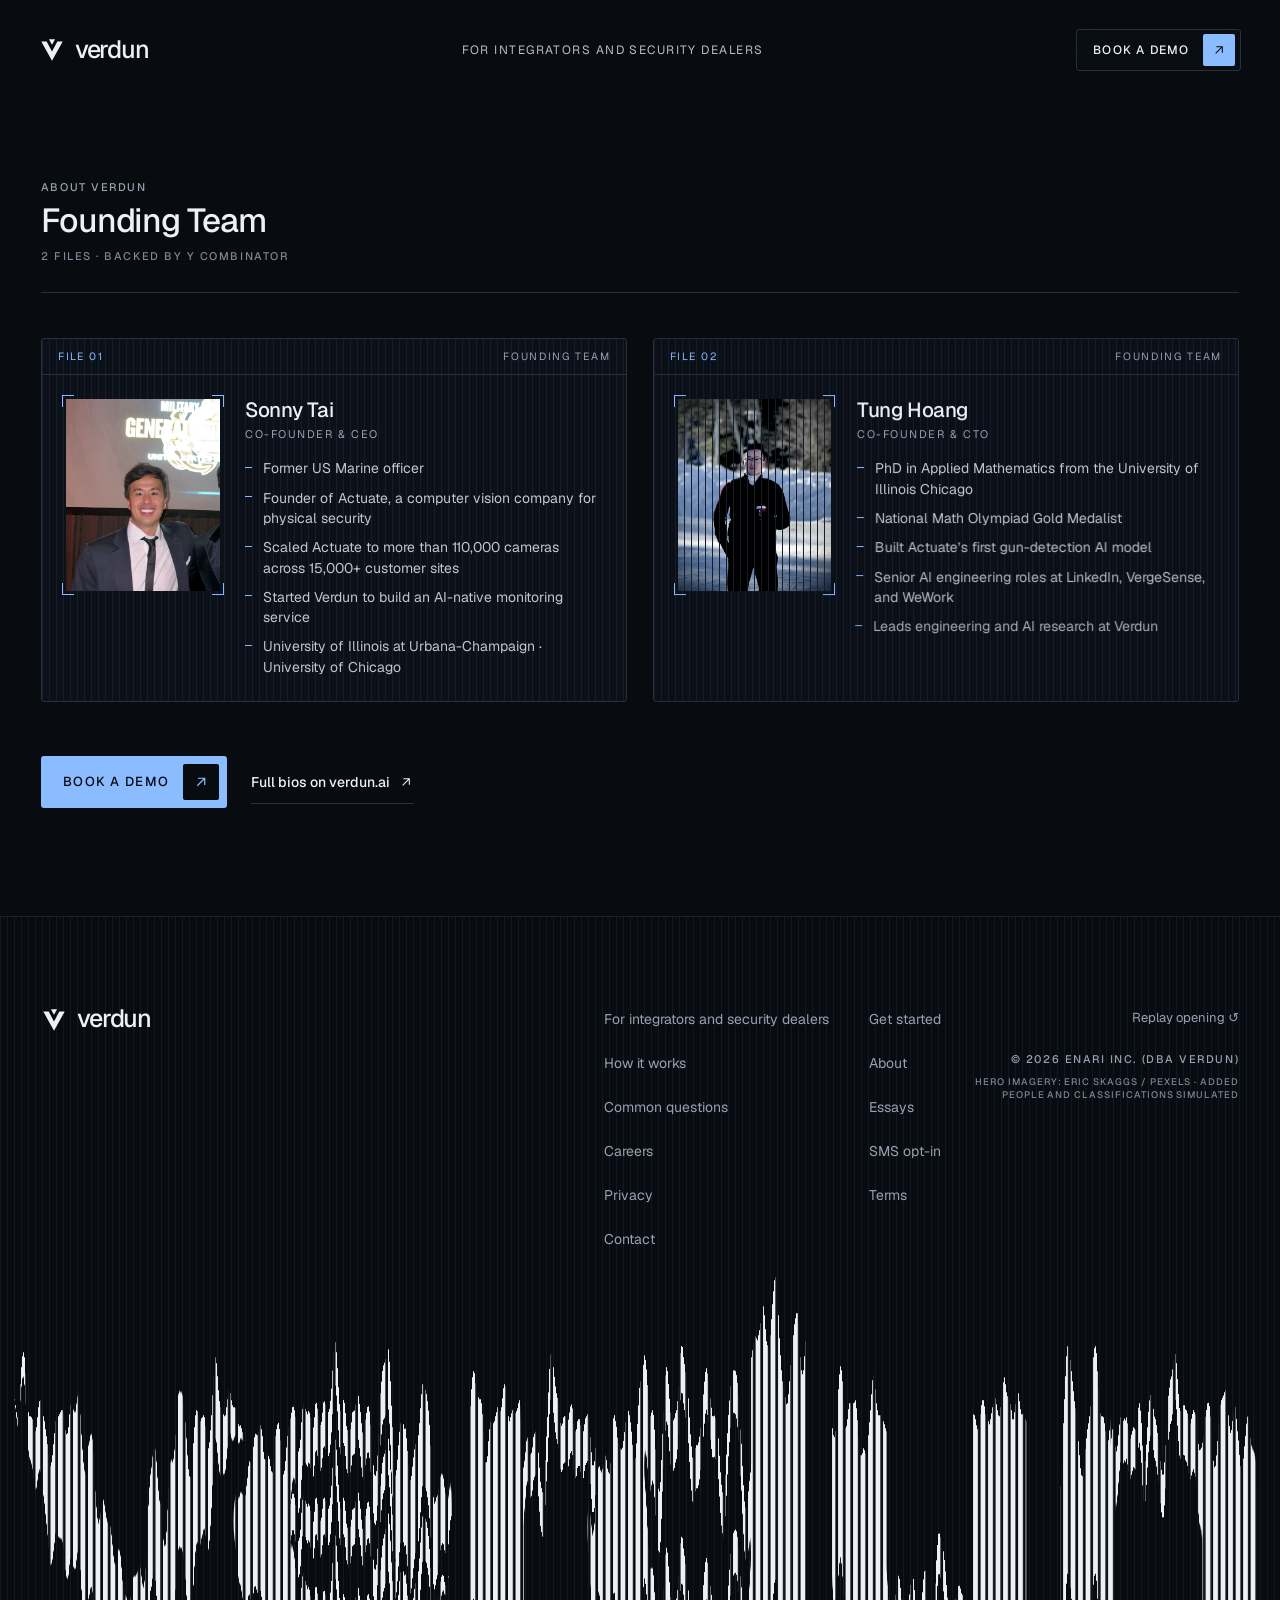
<file: about.html>
<!doctype html>
<html lang="en" class="js no-intro">
<head>
<meta charset="utf-8">
<meta name="viewport" content="width=device-width, initial-scale=1, viewport-fit=cover">
<!-- seo:start -->
<title>About Verdun | Founding team</title>
<meta name="description" content="Verdun’s founding team: Sonny Tai, Co-Founder and CEO, a former US Marine officer and founder of Actuate, and Tung Hoang, Co-Founder and CTO.">
<link rel="canonical" href="https://verdun.ai/about">
<meta property="og:type" content="website">
<meta property="og:site_name" content="Verdun">
<meta property="og:title" content="About Verdun | Founding team">
<meta property="og:description" content="Verdun’s founding team: Sonny Tai, Co-Founder and CEO, a former US Marine officer and founder of Actuate, and Tung Hoang, Co-Founder and CTO.">
<meta property="og:image" content="https://verdun.ai/og-image.jpg">
<meta property="og:image:width" content="1200">
<meta property="og:image:height" content="630">
<meta property="og:url" content="https://verdun.ai/about">
<meta name="twitter:card" content="summary_large_image">
<meta name="twitter:site" content="@VerdunAI">
<meta name="twitter:title" content="About Verdun | Founding team">
<meta name="twitter:description" content="Verdun’s founding team: Sonny Tai, Co-Founder and CEO, a former US Marine officer and founder of Actuate, and Tung Hoang, Co-Founder and CTO.">
<meta name="twitter:image" content="https://verdun.ai/og-image.jpg">
<link rel="manifest" href="/site.webmanifest">
<script async src="https://www.googletagmanager.com/gtag/js?id=AW-18541176135"></script>
<script>window.dataLayer=window.dataLayer||[];function gtag(){dataLayer.push(arguments);}gtag("js",new Date());gtag("config","AW-18541176135");</script>
<script type="application/ld+json">{"@context": "https://schema.org", "@graph": [{"@type": "AboutPage", "@id": "https://verdun.ai/about", "url": "https://verdun.ai/about", "name": "About Verdun", "about": {"@id": "https://verdun.ai/#org"}}, {"@type": "Person", "@id": "https://verdun.ai/about#sonny-tai", "name": "Sonny Tai", "jobTitle": "Co-Founder & CEO", "worksFor": {"@id": "https://verdun.ai/#org"}, "image": "https://verdun.ai/static/media/sonny.webp", "description": "Former US Marine officer and founder of Actuate, a computer vision company for physical security. He scaled Actuate to more than 110,000 cameras across 15,000+ customer sites.", "alumniOf": [{"@type": "CollegeOrUniversity", "name": "University of Illinois at Urbana-Champaign"}, {"@type": "CollegeOrUniversity", "name": "University of Chicago"}]}, {"@type": "Person", "@id": "https://verdun.ai/about#tung-hoang", "name": "Tung Hoang", "jobTitle": "Co-Founder & CTO", "worksFor": {"@id": "https://verdun.ai/#org"}, "image": "https://verdun.ai/static/media/tung.webp", "description": "PhD in Applied Mathematics and National Math Olympiad Gold Medalist. Built Actuate’s first gun-detection AI model and held senior AI engineering roles at LinkedIn, VergeSense, and WeWork.", "alumniOf": [{"@type": "CollegeOrUniversity", "name": "University of Illinois Chicago"}]}, {"@type": "Organization", "@id": "https://verdun.ai/#org", "name": "Verdun", "legalName": "Enari Inc.", "alternateName": "Enari Inc. (dba Verdun)", "url": "https://verdun.ai/", "logo": "https://verdun.ai/icon-512.png", "image": "https://verdun.ai/og-image.jpg", "email": "support@verdun.ai", "description": "A remote video monitoring service. AI agents review every alarm. Trained operators respond to real threats.", "slogan": "We built the world’s most advanced monitoring center.", "founder": [{"@id": "https://verdun.ai/about#sonny-tai"}, {"@id": "https://verdun.ai/about#tung-hoang"}], "sameAs": ["https://www.linkedin.com/company/verdunai", "https://www.ycombinator.com/companies/verdun", "https://x.com/VerdunAI"], "knowsAbout": ["Remote video monitoring", "AI video analytics", "Alarm verification", "Live talk-down", "Security dispatch"]}]}</script>
<!-- seo:end -->
<meta name="theme-color" content="#080b10">
<link rel="icon" href="static/media/favicon.svg" type="image/svg+xml">
<link rel="apple-touch-icon" href="static/media/apple-touch-icon.png">
<link rel="stylesheet" href="static/vendor/lenis.css">
<link rel="stylesheet" href="static/css/style.css">
</head>
<body class="page-about">
<a class="skip-link" href="#main">Skip to content</a>

<!-- Shared SVG defs: textured wordmark filter + stripe patterns + icons -->
<svg class="defs" width="0" height="0" aria-hidden="true" focusable="false">
  <defs>
    <filter id="jag" x="-5%" y="-40%" width="110%" height="180%" color-interpolation-filters="sRGB">
      <feTurbulence type="fractalNoise" baseFrequency="0.11 0" numOctaves="2" seed="7" result="n"/>
      <feColorMatrix in="n" type="matrix" values="0 0 0 0 .5  0 1 0 0 0  0 0 1 0 0  0 0 0 0 1" result="n2"/>
      <feDisplacementMap in="SourceGraphic" in2="n2" scale="10" xChannelSelector="R" yChannelSelector="G"/>
    </filter>
    <pattern id="stripes" width="7" height="10" patternUnits="userSpaceOnUse">
      <rect class="stripe-rect" x="0" y="0" width="4.6" height="10" fill="currentColor"/>
    </pattern>
    <symbol id="i-mark" viewBox="0 0 34 34"><path d="M3 6h7l7 13 7-13h7L17 31 3 6Z"/><path d="m13 3 4 7 4-7h-8Z"/></symbol>
    <symbol id="i-arrow" viewBox="0 0 24 24"><path d="M7 17 17 7M8 7h9v9" fill="none" stroke="currentColor" stroke-width="1.6"/></symbol>
    <symbol id="i-arrow-r" viewBox="0 0 24 24"><path d="M4 12h15m-6-6 6 6-6 6" fill="none" stroke="currentColor" stroke-width="1.6"/></symbol>
    <symbol id="i-play" viewBox="0 0 24 24"><path d="M8 5.5v13l10.5-6.5z" fill="currentColor"/></symbol>
    <symbol id="i-pause" viewBox="0 0 24 24"><path d="M7.5 5.5h3v13h-3zM13.5 5.5h3v13h-3z" fill="currentColor"/></symbol>
    <symbol id="i-close" viewBox="0 0 24 24"><path d="m6 6 12 12M18 6 6 18" fill="none" stroke="currentColor" stroke-width="1.6"/></symbol>
    <symbol id="i-shield" viewBox="0 0 24 24"><g fill="none" stroke="currentColor" stroke-width="1.5" stroke-linejoin="round"><path d="M12 3.2 19 6v5.4c0 4.4-2.9 7.7-7 9.4-4.1-1.7-7-5-7-9.4V6l7-2.8Z"/><path d="m8.8 12 2.2 2.2 4.3-4.4"/></g></symbol>
    <symbol id="i-wave" viewBox="0 0 24 24"><g fill="none" stroke="currentColor" stroke-width="1.5" stroke-linecap="round"><path d="M4 10v4M7.5 7v10M11 4v16M14.5 8v8M18 6v12M21 10.5v3"/></g></symbol>
    <symbol id="i-radio" viewBox="0 0 24 24"><g fill="none" stroke="currentColor" stroke-width="1.5" stroke-linecap="round"><circle cx="12" cy="12" r="2"/><path d="M8.2 8.2a5.4 5.4 0 0 0 0 7.6M15.8 15.8a5.4 5.4 0 0 0 0-7.6M5.3 5.3a9.5 9.5 0 0 0 0 13.4M18.7 18.7a9.5 9.5 0 0 0 0-13.4"/></g></symbol>
    <symbol id="i-clock" viewBox="0 0 24 24"><g fill="none" stroke="currentColor" stroke-width="1.5" stroke-linecap="round"><circle cx="12" cy="12" r="8.5"/><path d="M12 7.5V12l3 2"/></g></symbol>
    <symbol id="i-cross" viewBox="0 0 24 24"><g fill="none" stroke="currentColor" stroke-width="1.5" stroke-linecap="round"><circle cx="12" cy="12" r="7.5"/><path d="M12 2.5v4M12 17.5v4M2.5 12h4M17.5 12h4"/><circle cx="12" cy="12" r="1.2" fill="currentColor"/></g></symbol>
    <symbol id="i-layers" viewBox="0 0 24 24"><g fill="none" stroke="currentColor" stroke-width="1.5" stroke-linejoin="round"><path d="m12 3.5 8.5 4.5-8.5 4.5L3.5 8 12 3.5Z"/><path d="m3.5 12 8.5 4.5 8.5-4.5M3.5 16l8.5 4.5 8.5-4.5"/></g></symbol>
    <symbol id="i-pass" viewBox="0 0 24 24"><g fill="none" stroke="currentColor" stroke-width="1.5" stroke-linecap="round" stroke-linejoin="round"><path d="M3.5 8h13M13 4.5 16.5 8 13 11.5M20.5 16h-13M11 12.5 7.5 16l3.5 3.5"/></g></symbol>
    <symbol id="i-mute" viewBox="0 0 24 24"><g fill="none" stroke="currentColor" stroke-width="1.5" stroke-linecap="round" stroke-linejoin="round"><path d="M4 9.5h3.5L12 5.5v13l-4.5-4H4z"/><path d="m16 9.5 5 5M21 9.5l-5 5"/></g></symbol>
    <symbol id="i-up" viewBox="0 0 24 24"><g fill="none" stroke="currentColor" stroke-width="1.5" stroke-linecap="round" stroke-linejoin="round"><path d="M3.5 17.5 9.5 11.5l4 4 7-7.5"/><path d="M15 8h5.5v5.5"/></g></symbol>
    <symbol id="i-doc" viewBox="0 0 24 24"><g fill="none" stroke="currentColor" stroke-width="1.5" stroke-linecap="round" stroke-linejoin="round"><path d="M6 3.5h8.5L19 8v12.5H6z"/><path d="M14 3.5V8h5M9 12.5h7M9 16h4.5"/></g></symbol>
    <symbol id="i-bolt" viewBox="0 0 24 24"><g fill="none" stroke="currentColor" stroke-width="1.5" stroke-linecap="round" stroke-linejoin="round"><path d="M13.5 3 5.5 13.5h6L10.5 21l8-10.5h-6z"/></g></symbol>
    <symbol id="i-eye" viewBox="0 0 24 24"><g fill="none" stroke="currentColor" stroke-width="1.5" stroke-linecap="round" stroke-linejoin="round"><path d="M2.5 12S6 5.5 12 5.5 21.5 12 21.5 12 18 18.5 12 18.5 2.5 12 2.5 12z"/><circle cx="12" cy="12" r="2.8"/></g></symbol>
    <symbol id="i-tag" viewBox="0 0 24 24"><g fill="none" stroke="currentColor" stroke-width="1.5" stroke-linecap="round" stroke-linejoin="round"><path d="M3.5 12.5v-8h8l9 9-8 8z"/><circle cx="8" cy="9" r="1.3"/></g></symbol>
    <symbol id="i-cam" viewBox="0 0 24 24"><g fill="none" stroke="currentColor" stroke-width="1.5" stroke-linecap="round" stroke-linejoin="round"><path d="M3 7.5h12.5v9H3zM15.5 10.5l5.5-3v9l-5.5-3"/></g></symbol>
    <symbol id="i-check" viewBox="0 0 24 24"><path d="m5 12.5 4.2 4.2L19 7" fill="none" stroke="currentColor" stroke-width="1.7"/></symbol>
    <symbol id="i-cake" viewBox="0 0 24 24"><g fill="none" stroke="currentColor" stroke-width="1.5" stroke-linejoin="round"><path d="M4 20h16M5 20v-6.5h14V20M5 16.5c1.6 0 1.6 1.2 3.5 1.2s1.9-1.2 3.5-1.2 1.9 1.2 3.5 1.2 1.9-1.2 3.5-1.2M8 13.5v-3M12 13.5v-3M16 13.5v-3M12 7.5c-.9-.8-.9-2 0-3 .9 1 .9 2.2 0 3Z"/></g></symbol>
  </defs>
</svg>


<!-- Header -->
<header class="site-header" data-header>
  <a class="brand" href="/" aria-label="Verdun home">
    <svg class="brand__mark" aria-hidden="true"><use href="#i-mark"/></svg>
    <span class="brand__word">verdun</span>
  </a>
  <nav class="nav" aria-label="Primary">
    <a href="/integrators">For integrators and security dealers</a>
  </nav>
  <div class="header__end">
    <a class="btn btn--ghost btn--sm nav-cta" href="/get-started" data-magnetic data-demo>
      <span>Book a demo</span><svg aria-hidden="true"><use href="#i-arrow"/></svg>
    </a>
    <button class="menu-btn" type="button" aria-expanded="false" aria-controls="menu" data-menu-open>
      <span class="menu-btn__label">Menu</span>
      <span class="menu-btn__lines" aria-hidden="true"><i></i><i></i></span>
    </button>
  </div>
</header>

<!-- Full-screen menu -->
<div class="menu" id="menu" role="dialog" aria-modal="true" aria-label="Site menu" hidden>
  <div class="menu__bars" aria-hidden="true"></div>
  <div class="menu__inner">
    <div class="menu__top">
      <span class="label">Index</span>
      <button class="icon-btn" type="button" data-menu-close aria-label="Close menu"><svg><use href="#i-close"/></svg></button>
    </div>
    <ol class="menu__list">
      <li><a href="/integrators"><span class="menu__n">01</span><span class="menu__t">For integrators and security dealers</span></a></li>
      <li><a href="/get-started" data-demo><span class="menu__n">02</span><span class="menu__t">Book a demo</span></a></li>
      <li><a href="/#how-it-works"><span class="menu__n">03</span><span class="menu__t">How it works</span></a></li>
      <li><a href="/about"><span class="menu__n">04</span><span class="menu__t">About</span></a></li>
      <li><a href="/faq"><span class="menu__n">05</span><span class="menu__t">Common questions</span></a></li>
      <li><a href="https://verdun.ai/essays"><span class="menu__n">06</span><span class="menu__t">Essays</span></a></li>
      <li><a href="https://verdun.ai/careers"><span class="menu__n">07</span><span class="menu__t">Careers</span></a></li>
    </ol>
    <div class="menu__foot">
      <a href="mailto:support@verdun.ai">support@verdun.ai</a>
      <a class="link-btn" href="/">Replay opening</a>
    </div>
  </div>
</div>


<main id="main">
  <section class="dossier wrap" aria-labelledby="about-title">
    <div class="dossier__head" data-reveal>
      <span class="label">About Verdun</span>
      <h1 class="dossier__title" id="about-title">Founding Team</h1>
      <span class="label dossier__meta">2 files · Backed by Y Combinator</span>
    </div>
    <div class="dossier__grid">
    <article class="file" data-reveal>
      <header class="file__bar"><span>File 01</span><span>Founding team</span></header>
      <div class="file__body">
        <div class="file__photo"><img width="1000" height="1750" src="static/media/sonny.webp" alt="Sonny Tai"><i class="c tl"></i><i class="c tr"></i><i class="c bl"></i><i class="c br"></i></div>
        <div class="file__info">
          <h2>Sonny Tai</h2>
          <span class="file__role">Co-Founder &amp; CEO</span>
          <ul class="file__list">
            <li>Former US Marine officer</li>
            <li>Founder of Actuate, a computer vision company for physical security</li>
            <li>Scaled Actuate to more than 110,000 cameras across 15,000+ customer sites</li>
            <li>Started Verdun to build an AI-native monitoring service</li>
            <li>University of Illinois at Urbana-Champaign · University of Chicago</li>
          </ul>
        </div>
      </div>
    </article>
    <article class="file" data-reveal>
      <header class="file__bar"><span>File 02</span><span>Founding team</span></header>
      <div class="file__body">
        <div class="file__photo"><img width="1100" height="1466" src="static/media/tung.webp" alt="Tung Hoang"><i class="c tl"></i><i class="c tr"></i><i class="c bl"></i><i class="c br"></i></div>
        <div class="file__info">
          <h2>Tung Hoang</h2>
          <span class="file__role">Co-Founder &amp; CTO</span>
          <ul class="file__list">
            <li>PhD in Applied Mathematics from the University of Illinois Chicago</li>
            <li>National Math Olympiad Gold Medalist</li>
            <li>Built Actuate’s first gun-detection AI model</li>
            <li>Senior AI engineering roles at LinkedIn, VergeSense, and WeWork</li>
            <li>Leads engineering and AI research at Verdun</li>
          </ul>
        </div>
      </div>
    </article>
    </div>
    <div class="dossier__foot" data-reveal>
      <a class="btn btn--blue" href="/get-started" data-magnetic data-demo><span>Book a demo</span><svg aria-hidden="true"><use href="#i-arrow"/></svg></a>
      <a class="text-link" href="https://verdun.ai/leadership">Full bios on verdun.ai <svg aria-hidden="true"><use href="#i-arrow"/></svg></a>
    </div>
  </section>
</main>

<!-- ============ FOOTER ============ -->
<footer class="footer">
  <div class="wrap footer__grid">
    <div class="footer__brand">
      <a class="brand" href="/"><svg class="brand__mark" aria-hidden="true"><use href="#i-mark"/></svg><span class="brand__word">verdun</span></a>
    </div>
    <nav class="footer__nav" aria-label="Company">
      <a href="/integrators">For integrators and security dealers</a>
      <a href="/get-started">Get started</a>
      <a href="/#how-it-works">How it works</a>
      <a href="/about">About</a>
      <a href="/faq">Common questions</a>
      <a href="https://verdun.ai/essays">Essays</a>
      <a href="https://verdun.ai/careers">Careers</a>
      <a href="https://verdun.ai/sms-opt-in">SMS opt-in</a>
      <a href="https://verdun.ai/privacy">Privacy</a>
      <a href="https://verdun.ai/terms">Terms</a>
      <a href="mailto:support@verdun.ai">Contact</a>
    </nav>
    <div class="footer__end">
      <a class="link-btn" href="/">Replay opening ↺</a>
      <span class="label">© 2026 Enari Inc. (dba Verdun)</span>
      <span class="label footer__fine">Hero imagery: Eric Skaggs / Pexels · Added people and classifications simulated</span>
    </div>
  </div>
  <div class="footer__mark" data-footer-mark aria-hidden="true">
    <svg viewBox="0 0 1000 260" preserveAspectRatio="xMidYMid meet"><text x="0" y="200" fill="url(#stripes)" filter="url(#jag)" data-wm-text>verdun</text></svg>
  </div>
</footer>


<script src="static/vendor/gsap.min.js"></script>
<script src="static/vendor/ScrollTrigger.min.js"></script>
<script src="static/vendor/lenis.min.js"></script>
<script src="static/js/about.js"></script>
<script src="static/js/demo.js" defer></script>
</body>
</html>
</file>
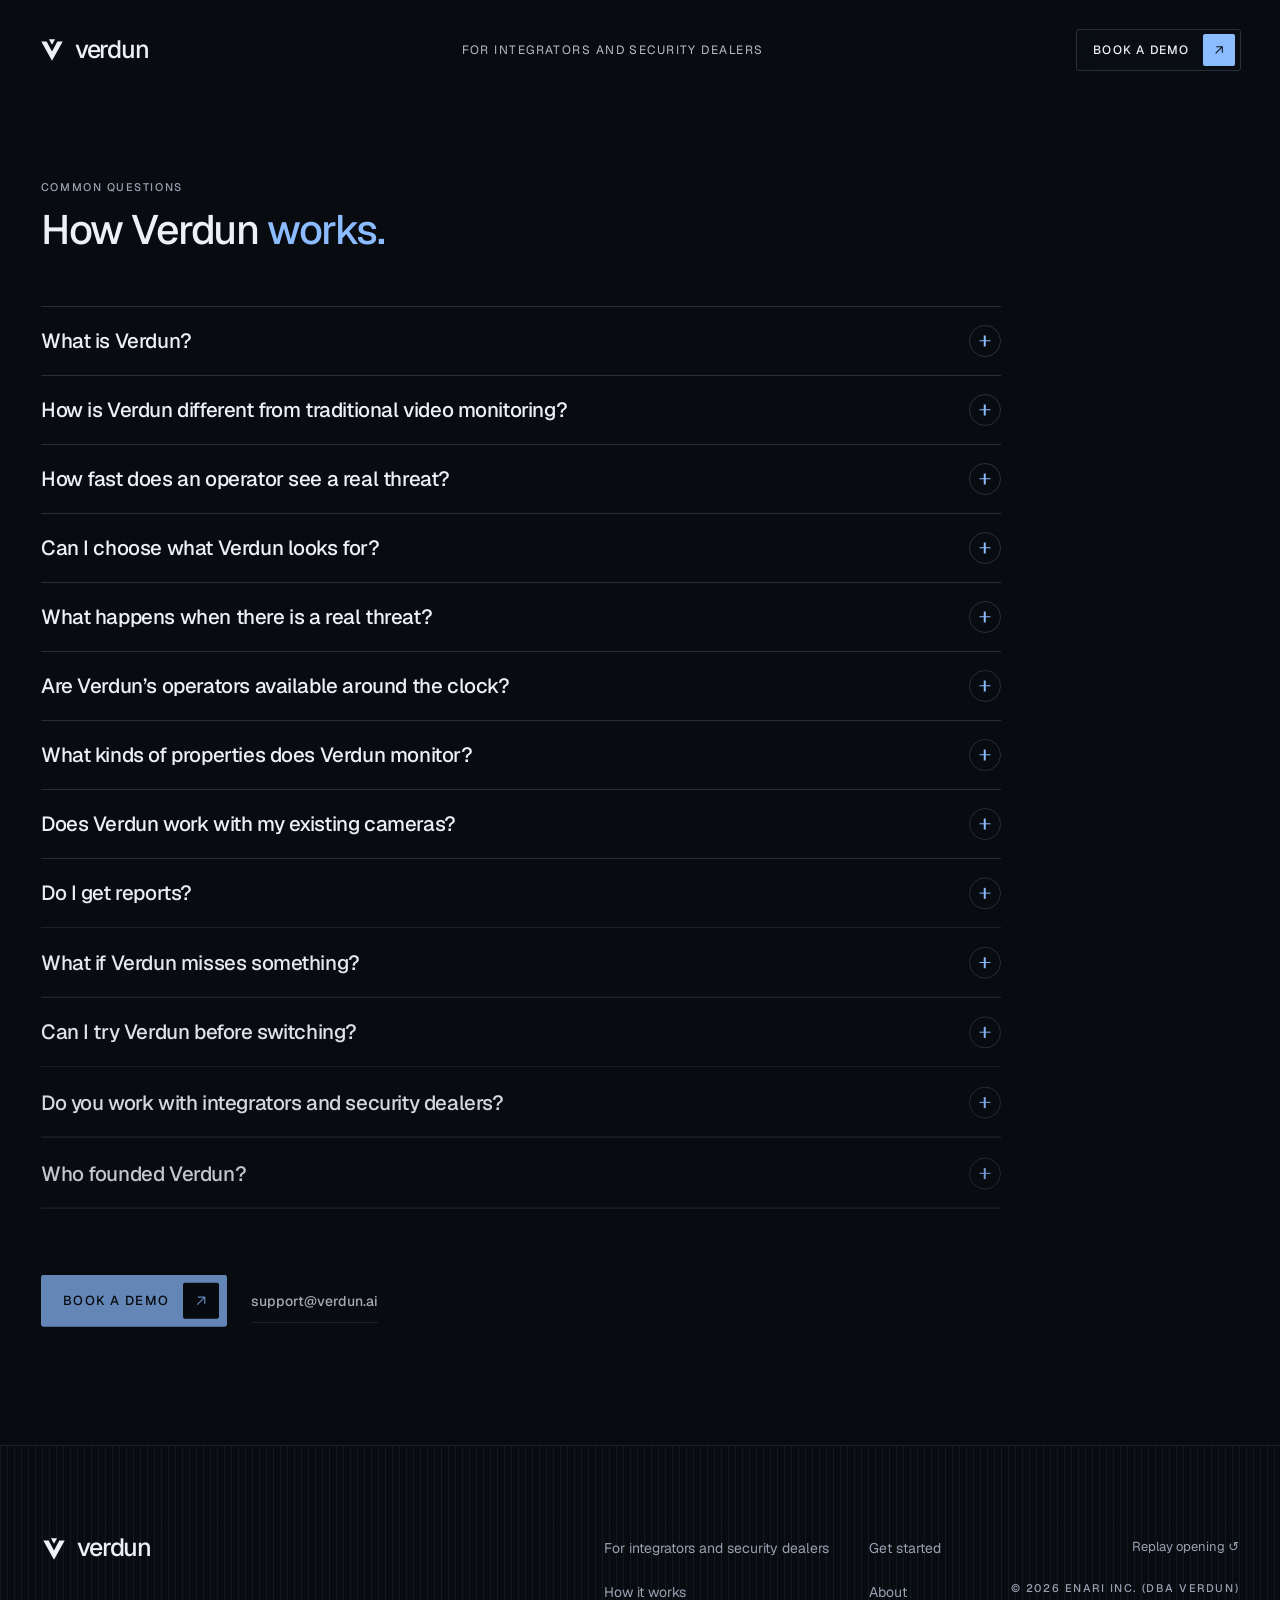
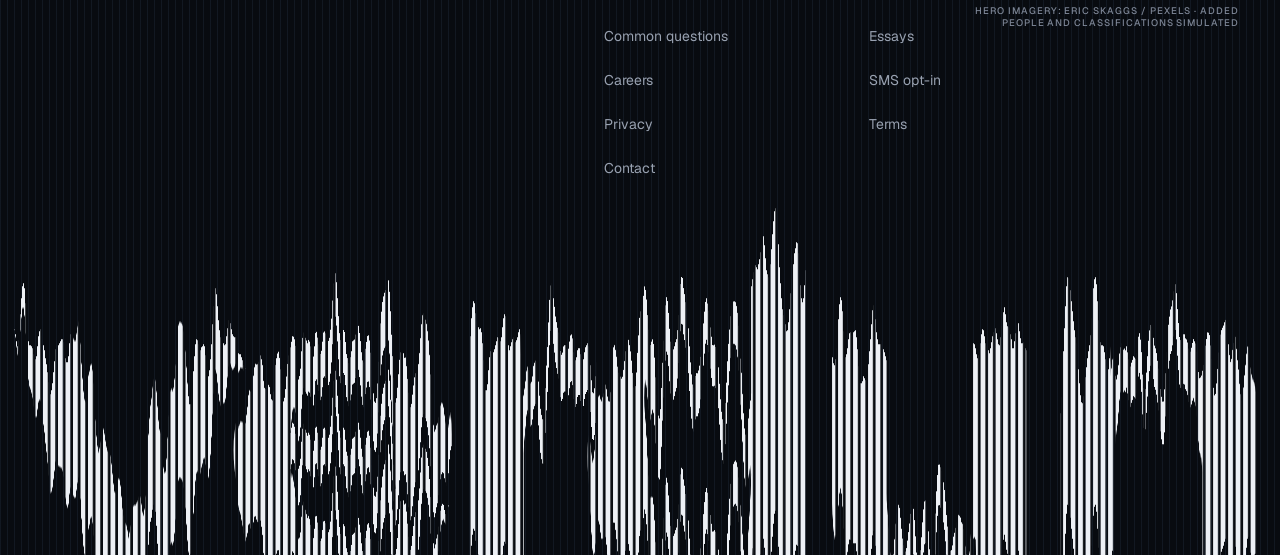
<file: faq.html>
<!doctype html>
<html lang="en" class="js no-intro">
<head>
<meta charset="utf-8">
<meta name="viewport" content="width=device-width, initial-scale=1, viewport-fit=cover">
<!-- seo:start -->
<title>Common questions | Verdun</title>
<meta name="description" content="How Verdun’s AI agents and human operators monitor your cameras, review every alarm, and respond to real threats.">
<link rel="canonical" href="https://verdun.ai/faq">
<meta property="og:type" content="website">
<meta property="og:site_name" content="Verdun">
<meta property="og:title" content="Common questions | Verdun">
<meta property="og:description" content="How Verdun’s AI agents and human operators monitor your cameras, review every alarm, and respond to real threats.">
<meta property="og:image" content="https://verdun.ai/og-image.jpg">
<meta property="og:image:width" content="1200">
<meta property="og:image:height" content="630">
<meta property="og:url" content="https://verdun.ai/faq">
<meta name="twitter:card" content="summary_large_image">
<meta name="twitter:site" content="@VerdunAI">
<meta name="twitter:title" content="Common questions | Verdun">
<meta name="twitter:description" content="How Verdun’s AI agents and human operators monitor your cameras, review every alarm, and respond to real threats.">
<meta name="twitter:image" content="https://verdun.ai/og-image.jpg">
<link rel="manifest" href="/site.webmanifest">
<script async src="https://www.googletagmanager.com/gtag/js?id=AW-18541176135"></script>
<script>window.dataLayer=window.dataLayer||[];function gtag(){dataLayer.push(arguments);}gtag("js",new Date());gtag("config","AW-18541176135");</script>
<script type="application/ld+json">{"@context": "https://schema.org", "@graph": [{"@type": "FAQPage", "@id": "https://verdun.ai/faq", "url": "https://verdun.ai/faq", "mainEntity": [{"@type": "Question", "name": "What is Verdun?", "acceptedAnswer": {"@type": "Answer", "text": "Verdun is a remote video monitoring service, backed by Y Combinator. AI agents review every alarm. Trained operators respond to real threats. We built the world’s most advanced monitoring center."}}, {"@type": "Question", "name": "How is Verdun different from traditional video monitoring?", "acceptedAnswer": {"@type": "Answer", "text": "Traditional monitoring centers are flooded with more alarms than people can get through. When activity spikes, the queue backs up and a real threat waits its turn. At Verdun, AI agents review every alarm in parallel. They dismiss the noise, log what’s routine, and escalate what’s real or uncertain."}}, {"@type": "Question", "name": "How fast does an operator see a real threat?", "acceptedAnswer": {"@type": "Answer", "text": "Anything real or uncertain is reviewed by a human in under 90 seconds. At a traditional center during peak hours, a real threat can wait 20+ minutes before an operator even opens it."}}, {"@type": "Question", "name": "Can I choose what Verdun looks for?", "acceptedAnswer": {"@type": "Answer", "text": "Yes. Tell us what you want to monitor for: theft, loitering, fire, weapons, trespassing and more. Our AI looks for it and our human operators act on it. Arming schedules and response rules reflect how each property operates."}}, {"@type": "Question", "name": "What happens when there is a real threat?", "acceptedAnswer": {"@type": "Answer", "text": "Anything real or uncertain goes to our operators, trained on your site’s protocol, for talk-down, dispatch, and notification. The operator gets the clip, a live view, the agent’s assessment, and your protocol on one screen. They talk down intruders through on-site speakers, dispatch police or guards, and send your team an update the agent has already drafted."}}, {"@type": "Question", "name": "Are Verdun’s operators available around the clock?", "acceptedAnswer": {"@type": "Answer", "text": "Our human operators are active 24/7 to review alerts. They aren’t bogged down trying to clear a queue, so they pay real attention to your property."}}, {"@type": "Question", "name": "What kinds of properties does Verdun monitor?", "acceptedAnswer": {"@type": "Answer", "text": "Verdun monitors commercial, multifamily, and industrial properties from one console."}}, {"@type": "Question", "name": "Does Verdun work with my existing cameras?", "acceptedAnswer": {"@type": "Answer", "text": "Yes. Provide us with your deployment details: network information and camera or device credentials. We hook up to your cameras, configure our AI for your use cases, then test for a few days. We can have you up and running within days."}}, {"@type": "Question", "name": "Do I get reports?", "acceptedAnswer": {"@type": "Answer", "text": "Yes. Daily reports show how many alarms we reviewed, how fast we reviewed them, and any incidents at your property."}}, {"@type": "Question", "name": "What if Verdun misses something?", "acceptedAnswer": {"@type": "Answer", "text": "If AI or human error causes a miss that leads to damage, we’ll reimburse you up to $20,000."}}, {"@type": "Question", "name": "Can I try Verdun before switching?", "acceptedAnswer": {"@type": "Answer", "text": "If you have monitoring today and your deployment supports it, we’ll monitor side by side with your current provider for free. We agree up front on what counts. You can also start us at your next site with a 30-day pilot and nothing to cancel."}}, {"@type": "Question", "name": "Do you work with integrators and security dealers?", "acceptedAnswer": {"@type": "Answer", "text": "Yes. Add monthly recurring revenue to every camera that you install. We run the service and it’s your name on the contract."}}, {"@type": "Question", "name": "Who founded Verdun?", "acceptedAnswer": {"@type": "Answer", "text": "Verdun was founded by Sonny Tai, a former US Marine officer and the founder of Actuate, and Tung Hoang, who holds a PhD in Applied Mathematics and built Actuate’s first gun-detection AI model."}}]}, {"@type": "Organization", "@id": "https://verdun.ai/#org", "name": "Verdun", "legalName": "Enari Inc.", "alternateName": "Enari Inc. (dba Verdun)", "url": "https://verdun.ai/", "logo": "https://verdun.ai/icon-512.png", "image": "https://verdun.ai/og-image.jpg", "email": "support@verdun.ai", "description": "A remote video monitoring service. AI agents review every alarm. Trained operators respond to real threats.", "slogan": "We built the world’s most advanced monitoring center.", "founder": [{"@id": "https://verdun.ai/about#sonny-tai"}, {"@id": "https://verdun.ai/about#tung-hoang"}], "sameAs": ["https://www.linkedin.com/company/verdunai", "https://www.ycombinator.com/companies/verdun", "https://x.com/VerdunAI"], "knowsAbout": ["Remote video monitoring", "AI video analytics", "Alarm verification", "Live talk-down", "Security dispatch"]}]}</script>
<!-- seo:end -->
<meta name="theme-color" content="#080b10">
<link rel="icon" href="static/media/favicon.svg" type="image/svg+xml">
<link rel="apple-touch-icon" href="static/media/apple-touch-icon.png">
<link rel="stylesheet" href="static/vendor/lenis.css">
<link rel="stylesheet" href="static/css/style.css">
</head>
<body class="page-sub">
<a class="skip-link" href="#main">Skip to content</a>

<!-- Shared SVG defs: textured wordmark filter + stripe patterns + icons -->
<svg class="defs" width="0" height="0" aria-hidden="true" focusable="false">
  <defs>
    <filter id="jag" x="-5%" y="-40%" width="110%" height="180%" color-interpolation-filters="sRGB">
      <feTurbulence type="fractalNoise" baseFrequency="0.11 0" numOctaves="2" seed="7" result="n"/>
      <feColorMatrix in="n" type="matrix" values="0 0 0 0 .5  0 1 0 0 0  0 0 1 0 0  0 0 0 0 1" result="n2"/>
      <feDisplacementMap in="SourceGraphic" in2="n2" scale="10" xChannelSelector="R" yChannelSelector="G"/>
    </filter>
    <pattern id="stripes" width="7" height="10" patternUnits="userSpaceOnUse">
      <rect class="stripe-rect" x="0" y="0" width="4.6" height="10" fill="currentColor"/>
    </pattern>
    <symbol id="i-mark" viewBox="0 0 34 34"><path d="M3 6h7l7 13 7-13h7L17 31 3 6Z"/><path d="m13 3 4 7 4-7h-8Z"/></symbol>
    <symbol id="i-arrow" viewBox="0 0 24 24"><path d="M7 17 17 7M8 7h9v9" fill="none" stroke="currentColor" stroke-width="1.6"/></symbol>
    <symbol id="i-arrow-r" viewBox="0 0 24 24"><path d="M4 12h15m-6-6 6 6-6 6" fill="none" stroke="currentColor" stroke-width="1.6"/></symbol>
    <symbol id="i-play" viewBox="0 0 24 24"><path d="M8 5.5v13l10.5-6.5z" fill="currentColor"/></symbol>
    <symbol id="i-pause" viewBox="0 0 24 24"><path d="M7.5 5.5h3v13h-3zM13.5 5.5h3v13h-3z" fill="currentColor"/></symbol>
    <symbol id="i-close" viewBox="0 0 24 24"><path d="m6 6 12 12M18 6 6 18" fill="none" stroke="currentColor" stroke-width="1.6"/></symbol>
    <symbol id="i-shield" viewBox="0 0 24 24"><g fill="none" stroke="currentColor" stroke-width="1.5" stroke-linejoin="round"><path d="M12 3.2 19 6v5.4c0 4.4-2.9 7.7-7 9.4-4.1-1.7-7-5-7-9.4V6l7-2.8Z"/><path d="m8.8 12 2.2 2.2 4.3-4.4"/></g></symbol>
    <symbol id="i-wave" viewBox="0 0 24 24"><g fill="none" stroke="currentColor" stroke-width="1.5" stroke-linecap="round"><path d="M4 10v4M7.5 7v10M11 4v16M14.5 8v8M18 6v12M21 10.5v3"/></g></symbol>
    <symbol id="i-radio" viewBox="0 0 24 24"><g fill="none" stroke="currentColor" stroke-width="1.5" stroke-linecap="round"><circle cx="12" cy="12" r="2"/><path d="M8.2 8.2a5.4 5.4 0 0 0 0 7.6M15.8 15.8a5.4 5.4 0 0 0 0-7.6M5.3 5.3a9.5 9.5 0 0 0 0 13.4M18.7 18.7a9.5 9.5 0 0 0 0-13.4"/></g></symbol>
    <symbol id="i-clock" viewBox="0 0 24 24"><g fill="none" stroke="currentColor" stroke-width="1.5" stroke-linecap="round"><circle cx="12" cy="12" r="8.5"/><path d="M12 7.5V12l3 2"/></g></symbol>
    <symbol id="i-cross" viewBox="0 0 24 24"><g fill="none" stroke="currentColor" stroke-width="1.5" stroke-linecap="round"><circle cx="12" cy="12" r="7.5"/><path d="M12 2.5v4M12 17.5v4M2.5 12h4M17.5 12h4"/><circle cx="12" cy="12" r="1.2" fill="currentColor"/></g></symbol>
    <symbol id="i-layers" viewBox="0 0 24 24"><g fill="none" stroke="currentColor" stroke-width="1.5" stroke-linejoin="round"><path d="m12 3.5 8.5 4.5-8.5 4.5L3.5 8 12 3.5Z"/><path d="m3.5 12 8.5 4.5 8.5-4.5M3.5 16l8.5 4.5 8.5-4.5"/></g></symbol>
    <symbol id="i-pass" viewBox="0 0 24 24"><g fill="none" stroke="currentColor" stroke-width="1.5" stroke-linecap="round" stroke-linejoin="round"><path d="M3.5 8h13M13 4.5 16.5 8 13 11.5M20.5 16h-13M11 12.5 7.5 16l3.5 3.5"/></g></symbol>
    <symbol id="i-mute" viewBox="0 0 24 24"><g fill="none" stroke="currentColor" stroke-width="1.5" stroke-linecap="round" stroke-linejoin="round"><path d="M4 9.5h3.5L12 5.5v13l-4.5-4H4z"/><path d="m16 9.5 5 5M21 9.5l-5 5"/></g></symbol>
    <symbol id="i-up" viewBox="0 0 24 24"><g fill="none" stroke="currentColor" stroke-width="1.5" stroke-linecap="round" stroke-linejoin="round"><path d="M3.5 17.5 9.5 11.5l4 4 7-7.5"/><path d="M15 8h5.5v5.5"/></g></symbol>
    <symbol id="i-doc" viewBox="0 0 24 24"><g fill="none" stroke="currentColor" stroke-width="1.5" stroke-linecap="round" stroke-linejoin="round"><path d="M6 3.5h8.5L19 8v12.5H6z"/><path d="M14 3.5V8h5M9 12.5h7M9 16h4.5"/></g></symbol>
    <symbol id="i-bolt" viewBox="0 0 24 24"><g fill="none" stroke="currentColor" stroke-width="1.5" stroke-linecap="round" stroke-linejoin="round"><path d="M13.5 3 5.5 13.5h6L10.5 21l8-10.5h-6z"/></g></symbol>
    <symbol id="i-eye" viewBox="0 0 24 24"><g fill="none" stroke="currentColor" stroke-width="1.5" stroke-linecap="round" stroke-linejoin="round"><path d="M2.5 12S6 5.5 12 5.5 21.5 12 21.5 12 18 18.5 12 18.5 2.5 12 2.5 12z"/><circle cx="12" cy="12" r="2.8"/></g></symbol>
    <symbol id="i-tag" viewBox="0 0 24 24"><g fill="none" stroke="currentColor" stroke-width="1.5" stroke-linecap="round" stroke-linejoin="round"><path d="M3.5 12.5v-8h8l9 9-8 8z"/><circle cx="8" cy="9" r="1.3"/></g></symbol>
    <symbol id="i-cam" viewBox="0 0 24 24"><g fill="none" stroke="currentColor" stroke-width="1.5" stroke-linecap="round" stroke-linejoin="round"><path d="M3 7.5h12.5v9H3zM15.5 10.5l5.5-3v9l-5.5-3"/></g></symbol>
    <symbol id="i-check" viewBox="0 0 24 24"><path d="m5 12.5 4.2 4.2L19 7" fill="none" stroke="currentColor" stroke-width="1.7"/></symbol>
    <symbol id="i-cake" viewBox="0 0 24 24"><g fill="none" stroke="currentColor" stroke-width="1.5" stroke-linejoin="round"><path d="M4 20h16M5 20v-6.5h14V20M5 16.5c1.6 0 1.6 1.2 3.5 1.2s1.9-1.2 3.5-1.2 1.9 1.2 3.5 1.2 1.9-1.2 3.5-1.2M8 13.5v-3M12 13.5v-3M16 13.5v-3M12 7.5c-.9-.8-.9-2 0-3 .9 1 .9 2.2 0 3Z"/></g></symbol>
  </defs>
</svg>


<!-- Header -->
<header class="site-header" data-header>
  <a class="brand" href="/" aria-label="Verdun home">
    <svg class="brand__mark" aria-hidden="true"><use href="#i-mark"/></svg>
    <span class="brand__word">verdun</span>
  </a>
  <nav class="nav" aria-label="Primary">
    <a href="/integrators">For integrators and security dealers</a>
  </nav>
  <div class="header__end">
    <a class="btn btn--ghost btn--sm nav-cta" href="/get-started" data-magnetic data-demo>
      <span>Book a demo</span><svg aria-hidden="true"><use href="#i-arrow"/></svg>
    </a>
    <button class="menu-btn" type="button" aria-expanded="false" aria-controls="menu" data-menu-open>
      <span class="menu-btn__label">Menu</span>
      <span class="menu-btn__lines" aria-hidden="true"><i></i><i></i></span>
    </button>
  </div>
</header>

<!-- Full-screen menu -->
<div class="menu" id="menu" role="dialog" aria-modal="true" aria-label="Site menu" hidden>
  <div class="menu__bars" aria-hidden="true"></div>
  <div class="menu__inner">
    <div class="menu__top">
      <span class="label">Index</span>
      <button class="icon-btn" type="button" data-menu-close aria-label="Close menu"><svg><use href="#i-close"/></svg></button>
    </div>
    <ol class="menu__list">
      <li><a href="/integrators"><span class="menu__n">01</span><span class="menu__t">For integrators and security dealers</span></a></li>
      <li><a href="/get-started" data-demo><span class="menu__n">02</span><span class="menu__t">Book a demo</span></a></li>
      <li><a href="/#how-it-works"><span class="menu__n">03</span><span class="menu__t">How it works</span></a></li>
      <li><a href="/about"><span class="menu__n">04</span><span class="menu__t">About</span></a></li>
      <li><a href="/faq"><span class="menu__n">05</span><span class="menu__t">Common questions</span></a></li>
      <li><a href="https://verdun.ai/essays"><span class="menu__n">06</span><span class="menu__t">Essays</span></a></li>
      <li><a href="https://verdun.ai/careers"><span class="menu__n">07</span><span class="menu__t">Careers</span></a></li>
    </ol>
    <div class="menu__foot">
      <a href="mailto:support@verdun.ai">support@verdun.ai</a>
      <a class="link-btn" href="/">Replay opening</a>
    </div>
  </div>
</div>


<main id="main">
  <section class="page wrap" aria-labelledby="faq-title">
    <div class="page__head" data-reveal>
      <span class="label">Common questions</span>
      <h1 class="page__title" id="faq-title">How Verdun <em>works.</em></h1>
    </div>
    <div class="faq">
      <details class="faq__item" data-more data-reveal>
        <summary><h2>What is Verdun?</h2><i aria-hidden="true"></i></summary>
        <div class="more__body"><div class="more__inner"><p>Verdun is a remote video monitoring service, backed by Y Combinator. AI agents review every alarm. Trained operators respond to real threats. We built the world’s most advanced monitoring center.</p></div></div>
      </details>
      <details class="faq__item" data-more data-reveal>
        <summary><h2>How is Verdun different from traditional video monitoring?</h2><i aria-hidden="true"></i></summary>
        <div class="more__body"><div class="more__inner"><p>Traditional monitoring centers are flooded with more alarms than people can get through. When activity spikes, the queue backs up and a real threat waits its turn. At Verdun, AI agents review every alarm in parallel. They dismiss the noise, log what’s routine, and escalate what’s real or uncertain.</p></div></div>
      </details>
      <details class="faq__item" data-more data-reveal>
        <summary><h2>How fast does an operator see a real threat?</h2><i aria-hidden="true"></i></summary>
        <div class="more__body"><div class="more__inner"><p>Anything real or uncertain is reviewed by a human in under 90 seconds. At a traditional center during peak hours, a real threat can wait 20+ minutes before an operator even opens it.</p></div></div>
      </details>
      <details class="faq__item" data-more data-reveal>
        <summary><h2>Can I choose what Verdun looks for?</h2><i aria-hidden="true"></i></summary>
        <div class="more__body"><div class="more__inner"><p>Yes. Tell us what you want to monitor for: theft, loitering, fire, weapons, trespassing and more. Our AI looks for it and our human operators act on it. Arming schedules and response rules reflect how each property operates.</p></div></div>
      </details>
      <details class="faq__item" data-more data-reveal>
        <summary><h2>What happens when there is a real threat?</h2><i aria-hidden="true"></i></summary>
        <div class="more__body"><div class="more__inner"><p>Anything real or uncertain goes to our operators, trained on your site’s protocol, for talk-down, dispatch, and notification. The operator gets the clip, a live view, the agent’s assessment, and your protocol on one screen. They talk down intruders through on-site speakers, dispatch police or guards, and send your team an update the agent has already drafted.</p></div></div>
      </details>
      <details class="faq__item" data-more data-reveal>
        <summary><h2>Are Verdun’s operators available around the clock?</h2><i aria-hidden="true"></i></summary>
        <div class="more__body"><div class="more__inner"><p>Our human operators are active 24/7 to review alerts. They aren’t bogged down trying to clear a queue, so they pay real attention to your property.</p></div></div>
      </details>
      <details class="faq__item" data-more data-reveal>
        <summary><h2>What kinds of properties does Verdun monitor?</h2><i aria-hidden="true"></i></summary>
        <div class="more__body"><div class="more__inner"><p>Verdun monitors commercial, multifamily, and industrial properties from one console.</p></div></div>
      </details>
      <details class="faq__item" data-more data-reveal>
        <summary><h2>Does Verdun work with my existing cameras?</h2><i aria-hidden="true"></i></summary>
        <div class="more__body"><div class="more__inner"><p>Yes. Provide us with your deployment details: network information and camera or device credentials. We hook up to your cameras, configure our AI for your use cases, then test for a few days. We can have you up and running within days.</p></div></div>
      </details>
      <details class="faq__item" data-more data-reveal>
        <summary><h2>Do I get reports?</h2><i aria-hidden="true"></i></summary>
        <div class="more__body"><div class="more__inner"><p>Yes. Daily reports show how many alarms we reviewed, how fast we reviewed them, and any incidents at your property.</p></div></div>
      </details>
      <details class="faq__item" data-more data-reveal>
        <summary><h2>What if Verdun misses something?</h2><i aria-hidden="true"></i></summary>
        <div class="more__body"><div class="more__inner"><p>If AI or human error causes a miss that leads to damage, we’ll reimburse you up to $20,000.</p></div></div>
      </details>
      <details class="faq__item" data-more data-reveal>
        <summary><h2>Can I try Verdun before switching?</h2><i aria-hidden="true"></i></summary>
        <div class="more__body"><div class="more__inner"><p>If you have monitoring today and your deployment supports it, we’ll monitor side by side with your current provider for free. We agree up front on what counts. You can also start us at your next site with a 30-day pilot and nothing to cancel.</p></div></div>
      </details>
      <details class="faq__item" data-more data-reveal>
        <summary><h2>Do you work with integrators and security dealers?</h2><i aria-hidden="true"></i></summary>
        <div class="more__body"><div class="more__inner"><p>Yes. Add monthly recurring revenue to every camera that you install. We run the service and it’s your name on the contract.</p></div></div>
      </details>
      <details class="faq__item" data-more data-reveal>
        <summary><h2>Who founded Verdun?</h2><i aria-hidden="true"></i></summary>
        <div class="more__body"><div class="more__inner"><p>Verdun was founded by Sonny Tai, a former US Marine officer and the founder of Actuate, and Tung Hoang, who holds a PhD in Applied Mathematics and built Actuate’s first gun-detection AI model.</p></div></div>
      </details>
    </div>
    <div class="page__cta" data-reveal>
      <a class="btn btn--blue" href="/get-started" data-magnetic data-demo><span>Book a demo</span><svg aria-hidden="true"><use href="#i-arrow"/></svg></a>
      <a class="text-link" href="mailto:support@verdun.ai">support@verdun.ai</a>
    </div>
  </section>
</main>

<!-- ============ FOOTER ============ -->
<footer class="footer">
  <div class="wrap footer__grid">
    <div class="footer__brand">
      <a class="brand" href="/"><svg class="brand__mark" aria-hidden="true"><use href="#i-mark"/></svg><span class="brand__word">verdun</span></a>
    </div>
    <nav class="footer__nav" aria-label="Company">
      <a href="/integrators">For integrators and security dealers</a>
      <a href="/get-started">Get started</a>
      <a href="/#how-it-works">How it works</a>
      <a href="/about">About</a>
      <a href="/faq">Common questions</a>
      <a href="https://verdun.ai/essays">Essays</a>
      <a href="https://verdun.ai/careers">Careers</a>
      <a href="https://verdun.ai/sms-opt-in">SMS opt-in</a>
      <a href="https://verdun.ai/privacy">Privacy</a>
      <a href="https://verdun.ai/terms">Terms</a>
      <a href="mailto:support@verdun.ai">Contact</a>
    </nav>
    <div class="footer__end">
      <a class="link-btn" href="/">Replay opening ↺</a>
      <span class="label">© 2026 Enari Inc. (dba Verdun)</span>
      <span class="label footer__fine">Hero imagery: Eric Skaggs / Pexels · Added people and classifications simulated</span>
    </div>
  </div>
  <div class="footer__mark" data-footer-mark aria-hidden="true">
    <svg viewBox="0 0 1000 260" preserveAspectRatio="xMidYMid meet"><text x="0" y="200" fill="url(#stripes)" filter="url(#jag)" data-wm-text>verdun</text></svg>
  </div>
</footer>


<script src="static/vendor/gsap.min.js"></script>
<script src="static/vendor/ScrollTrigger.min.js"></script>
<script src="static/vendor/lenis.min.js"></script>
<script src="static/js/about.js"></script>
<script src="static/js/demo.js" defer></script>
</body>
</html>
</file>
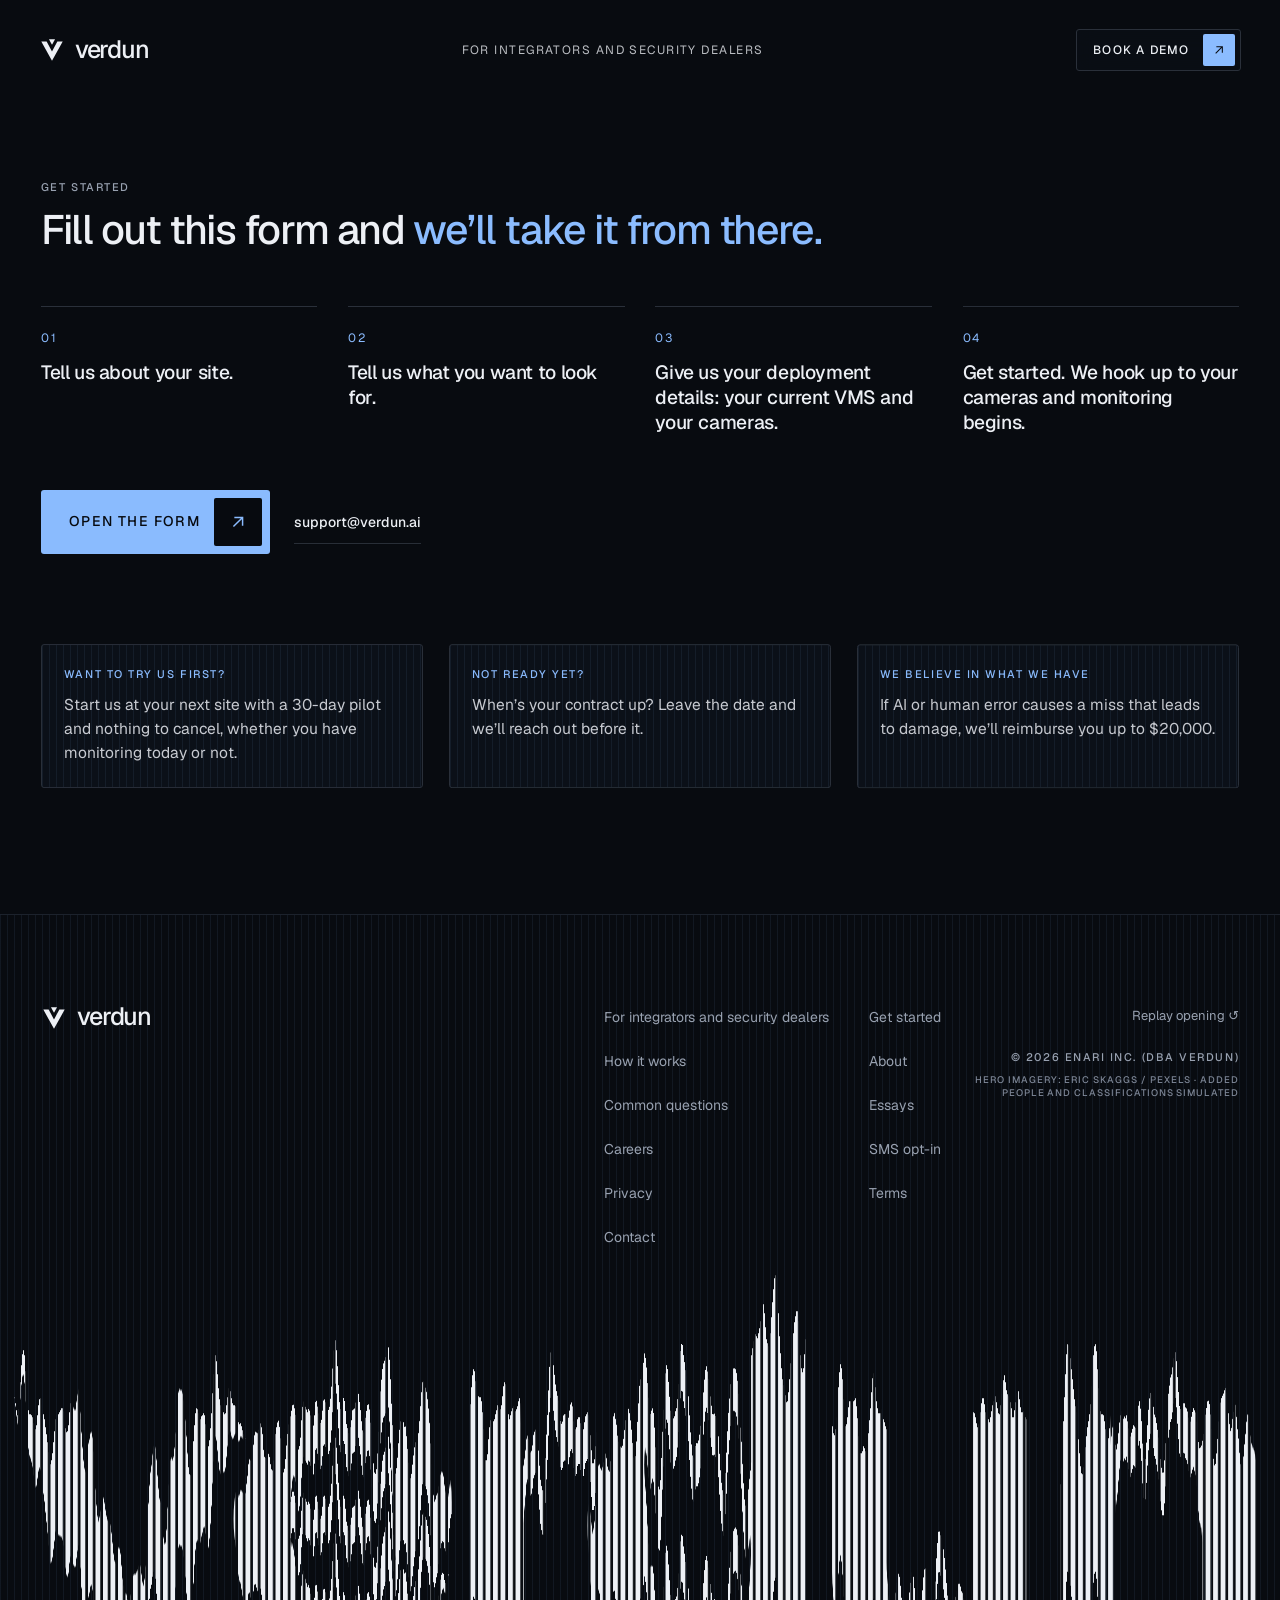
<file: get-started.html>
<!doctype html>
<html lang="en" class="js no-intro">
<head>
<meta charset="utf-8">
<meta name="viewport" content="width=device-width, initial-scale=1, viewport-fit=cover">
<!-- seo:start -->
<title>Book a demo | Verdun</title>
<meta name="description" content="Tell us about your site, what you want to look for, and your deployment details. We hook up to your cameras and monitoring begins.">
<link rel="canonical" href="https://verdun.ai/get-started">
<meta property="og:type" content="website">
<meta property="og:site_name" content="Verdun">
<meta property="og:title" content="Book a demo | Verdun">
<meta property="og:description" content="Tell us about your site, what you want to look for, and your deployment details. We hook up to your cameras and monitoring begins.">
<meta property="og:image" content="https://verdun.ai/og-image.jpg">
<meta property="og:image:width" content="1200">
<meta property="og:image:height" content="630">
<meta property="og:url" content="https://verdun.ai/get-started">
<meta name="twitter:card" content="summary_large_image">
<meta name="twitter:site" content="@VerdunAI">
<meta name="twitter:title" content="Book a demo | Verdun">
<meta name="twitter:description" content="Tell us about your site, what you want to look for, and your deployment details. We hook up to your cameras and monitoring begins.">
<meta name="twitter:image" content="https://verdun.ai/og-image.jpg">
<link rel="manifest" href="/site.webmanifest">
<script async src="https://www.googletagmanager.com/gtag/js?id=AW-18541176135"></script>
<script>window.dataLayer=window.dataLayer||[];function gtag(){dataLayer.push(arguments);}gtag("js",new Date());gtag("config","AW-18541176135");</script>
<script type="application/ld+json">{"@context": "https://schema.org", "@graph": [{"@type": "ContactPage", "@id": "https://verdun.ai/get-started", "url": "https://verdun.ai/get-started", "name": "Book a demo", "about": {"@id": "https://verdun.ai/#org"}}, {"@type": "Organization", "@id": "https://verdun.ai/#org", "name": "Verdun", "legalName": "Enari Inc.", "alternateName": "Enari Inc. (dba Verdun)", "url": "https://verdun.ai/", "logo": "https://verdun.ai/icon-512.png", "image": "https://verdun.ai/og-image.jpg", "email": "support@verdun.ai", "description": "A remote video monitoring service. AI agents review every alarm. Trained operators respond to real threats.", "slogan": "We built the world’s most advanced monitoring center.", "founder": [{"@id": "https://verdun.ai/about#sonny-tai"}, {"@id": "https://verdun.ai/about#tung-hoang"}], "sameAs": ["https://www.linkedin.com/company/verdunai", "https://www.ycombinator.com/companies/verdun", "https://x.com/VerdunAI"], "knowsAbout": ["Remote video monitoring", "AI video analytics", "Alarm verification", "Live talk-down", "Security dispatch"]}]}</script>
<!-- seo:end -->
<meta name="theme-color" content="#080b10">
<link rel="icon" href="static/media/favicon.svg" type="image/svg+xml">
<link rel="apple-touch-icon" href="static/media/apple-touch-icon.png">
<link rel="stylesheet" href="static/vendor/lenis.css">
<link rel="stylesheet" href="static/css/style.css">
</head>
<body class="page-sub">
<a class="skip-link" href="#main">Skip to content</a>

<!-- Shared SVG defs: textured wordmark filter + stripe patterns + icons -->
<svg class="defs" width="0" height="0" aria-hidden="true" focusable="false">
  <defs>
    <filter id="jag" x="-5%" y="-40%" width="110%" height="180%" color-interpolation-filters="sRGB">
      <feTurbulence type="fractalNoise" baseFrequency="0.11 0" numOctaves="2" seed="7" result="n"/>
      <feColorMatrix in="n" type="matrix" values="0 0 0 0 .5  0 1 0 0 0  0 0 1 0 0  0 0 0 0 1" result="n2"/>
      <feDisplacementMap in="SourceGraphic" in2="n2" scale="10" xChannelSelector="R" yChannelSelector="G"/>
    </filter>
    <pattern id="stripes" width="7" height="10" patternUnits="userSpaceOnUse">
      <rect class="stripe-rect" x="0" y="0" width="4.6" height="10" fill="currentColor"/>
    </pattern>
    <symbol id="i-mark" viewBox="0 0 34 34"><path d="M3 6h7l7 13 7-13h7L17 31 3 6Z"/><path d="m13 3 4 7 4-7h-8Z"/></symbol>
    <symbol id="i-arrow" viewBox="0 0 24 24"><path d="M7 17 17 7M8 7h9v9" fill="none" stroke="currentColor" stroke-width="1.6"/></symbol>
    <symbol id="i-arrow-r" viewBox="0 0 24 24"><path d="M4 12h15m-6-6 6 6-6 6" fill="none" stroke="currentColor" stroke-width="1.6"/></symbol>
    <symbol id="i-play" viewBox="0 0 24 24"><path d="M8 5.5v13l10.5-6.5z" fill="currentColor"/></symbol>
    <symbol id="i-pause" viewBox="0 0 24 24"><path d="M7.5 5.5h3v13h-3zM13.5 5.5h3v13h-3z" fill="currentColor"/></symbol>
    <symbol id="i-close" viewBox="0 0 24 24"><path d="m6 6 12 12M18 6 6 18" fill="none" stroke="currentColor" stroke-width="1.6"/></symbol>
    <symbol id="i-shield" viewBox="0 0 24 24"><g fill="none" stroke="currentColor" stroke-width="1.5" stroke-linejoin="round"><path d="M12 3.2 19 6v5.4c0 4.4-2.9 7.7-7 9.4-4.1-1.7-7-5-7-9.4V6l7-2.8Z"/><path d="m8.8 12 2.2 2.2 4.3-4.4"/></g></symbol>
    <symbol id="i-wave" viewBox="0 0 24 24"><g fill="none" stroke="currentColor" stroke-width="1.5" stroke-linecap="round"><path d="M4 10v4M7.5 7v10M11 4v16M14.5 8v8M18 6v12M21 10.5v3"/></g></symbol>
    <symbol id="i-radio" viewBox="0 0 24 24"><g fill="none" stroke="currentColor" stroke-width="1.5" stroke-linecap="round"><circle cx="12" cy="12" r="2"/><path d="M8.2 8.2a5.4 5.4 0 0 0 0 7.6M15.8 15.8a5.4 5.4 0 0 0 0-7.6M5.3 5.3a9.5 9.5 0 0 0 0 13.4M18.7 18.7a9.5 9.5 0 0 0 0-13.4"/></g></symbol>
    <symbol id="i-clock" viewBox="0 0 24 24"><g fill="none" stroke="currentColor" stroke-width="1.5" stroke-linecap="round"><circle cx="12" cy="12" r="8.5"/><path d="M12 7.5V12l3 2"/></g></symbol>
    <symbol id="i-cross" viewBox="0 0 24 24"><g fill="none" stroke="currentColor" stroke-width="1.5" stroke-linecap="round"><circle cx="12" cy="12" r="7.5"/><path d="M12 2.5v4M12 17.5v4M2.5 12h4M17.5 12h4"/><circle cx="12" cy="12" r="1.2" fill="currentColor"/></g></symbol>
    <symbol id="i-layers" viewBox="0 0 24 24"><g fill="none" stroke="currentColor" stroke-width="1.5" stroke-linejoin="round"><path d="m12 3.5 8.5 4.5-8.5 4.5L3.5 8 12 3.5Z"/><path d="m3.5 12 8.5 4.5 8.5-4.5M3.5 16l8.5 4.5 8.5-4.5"/></g></symbol>
    <symbol id="i-pass" viewBox="0 0 24 24"><g fill="none" stroke="currentColor" stroke-width="1.5" stroke-linecap="round" stroke-linejoin="round"><path d="M3.5 8h13M13 4.5 16.5 8 13 11.5M20.5 16h-13M11 12.5 7.5 16l3.5 3.5"/></g></symbol>
    <symbol id="i-mute" viewBox="0 0 24 24"><g fill="none" stroke="currentColor" stroke-width="1.5" stroke-linecap="round" stroke-linejoin="round"><path d="M4 9.5h3.5L12 5.5v13l-4.5-4H4z"/><path d="m16 9.5 5 5M21 9.5l-5 5"/></g></symbol>
    <symbol id="i-up" viewBox="0 0 24 24"><g fill="none" stroke="currentColor" stroke-width="1.5" stroke-linecap="round" stroke-linejoin="round"><path d="M3.5 17.5 9.5 11.5l4 4 7-7.5"/><path d="M15 8h5.5v5.5"/></g></symbol>
    <symbol id="i-doc" viewBox="0 0 24 24"><g fill="none" stroke="currentColor" stroke-width="1.5" stroke-linecap="round" stroke-linejoin="round"><path d="M6 3.5h8.5L19 8v12.5H6z"/><path d="M14 3.5V8h5M9 12.5h7M9 16h4.5"/></g></symbol>
    <symbol id="i-bolt" viewBox="0 0 24 24"><g fill="none" stroke="currentColor" stroke-width="1.5" stroke-linecap="round" stroke-linejoin="round"><path d="M13.5 3 5.5 13.5h6L10.5 21l8-10.5h-6z"/></g></symbol>
    <symbol id="i-eye" viewBox="0 0 24 24"><g fill="none" stroke="currentColor" stroke-width="1.5" stroke-linecap="round" stroke-linejoin="round"><path d="M2.5 12S6 5.5 12 5.5 21.5 12 21.5 12 18 18.5 12 18.5 2.5 12 2.5 12z"/><circle cx="12" cy="12" r="2.8"/></g></symbol>
    <symbol id="i-tag" viewBox="0 0 24 24"><g fill="none" stroke="currentColor" stroke-width="1.5" stroke-linecap="round" stroke-linejoin="round"><path d="M3.5 12.5v-8h8l9 9-8 8z"/><circle cx="8" cy="9" r="1.3"/></g></symbol>
    <symbol id="i-cam" viewBox="0 0 24 24"><g fill="none" stroke="currentColor" stroke-width="1.5" stroke-linecap="round" stroke-linejoin="round"><path d="M3 7.5h12.5v9H3zM15.5 10.5l5.5-3v9l-5.5-3"/></g></symbol>
    <symbol id="i-check" viewBox="0 0 24 24"><path d="m5 12.5 4.2 4.2L19 7" fill="none" stroke="currentColor" stroke-width="1.7"/></symbol>
    <symbol id="i-cake" viewBox="0 0 24 24"><g fill="none" stroke="currentColor" stroke-width="1.5" stroke-linejoin="round"><path d="M4 20h16M5 20v-6.5h14V20M5 16.5c1.6 0 1.6 1.2 3.5 1.2s1.9-1.2 3.5-1.2 1.9 1.2 3.5 1.2 1.9-1.2 3.5-1.2M8 13.5v-3M12 13.5v-3M16 13.5v-3M12 7.5c-.9-.8-.9-2 0-3 .9 1 .9 2.2 0 3Z"/></g></symbol>
  </defs>
</svg>


<!-- Header -->
<header class="site-header" data-header>
  <a class="brand" href="/" aria-label="Verdun home">
    <svg class="brand__mark" aria-hidden="true"><use href="#i-mark"/></svg>
    <span class="brand__word">verdun</span>
  </a>
  <nav class="nav" aria-label="Primary">
    <a href="/integrators">For integrators and security dealers</a>
  </nav>
  <div class="header__end">
    <a class="btn btn--ghost btn--sm nav-cta" href="/get-started" data-magnetic data-demo>
      <span>Book a demo</span><svg aria-hidden="true"><use href="#i-arrow"/></svg>
    </a>
    <button class="menu-btn" type="button" aria-expanded="false" aria-controls="menu" data-menu-open>
      <span class="menu-btn__label">Menu</span>
      <span class="menu-btn__lines" aria-hidden="true"><i></i><i></i></span>
    </button>
  </div>
</header>

<!-- Full-screen menu -->
<div class="menu" id="menu" role="dialog" aria-modal="true" aria-label="Site menu" hidden>
  <div class="menu__bars" aria-hidden="true"></div>
  <div class="menu__inner">
    <div class="menu__top">
      <span class="label">Index</span>
      <button class="icon-btn" type="button" data-menu-close aria-label="Close menu"><svg><use href="#i-close"/></svg></button>
    </div>
    <ol class="menu__list">
      <li><a href="/integrators"><span class="menu__n">01</span><span class="menu__t">For integrators and security dealers</span></a></li>
      <li><a href="/get-started" data-demo><span class="menu__n">02</span><span class="menu__t">Book a demo</span></a></li>
      <li><a href="/#how-it-works"><span class="menu__n">03</span><span class="menu__t">How it works</span></a></li>
      <li><a href="/about"><span class="menu__n">04</span><span class="menu__t">About</span></a></li>
      <li><a href="/faq"><span class="menu__n">05</span><span class="menu__t">Common questions</span></a></li>
      <li><a href="https://verdun.ai/essays"><span class="menu__n">06</span><span class="menu__t">Essays</span></a></li>
      <li><a href="https://verdun.ai/careers"><span class="menu__n">07</span><span class="menu__t">Careers</span></a></li>
    </ol>
    <div class="menu__foot">
      <a href="mailto:support@verdun.ai">support@verdun.ai</a>
      <a class="link-btn" href="/">Replay opening</a>
    </div>
  </div>
</div>


<main id="main">
  <section class="page wrap" aria-labelledby="gs-title">
    <div class="page__head" data-reveal>
      <span class="label">Get started</span>
      <h1 class="page__title" id="gs-title">Fill out this form and <em>we’ll take it from there.</em></h1>
    </div>
    <ol class="steps">
      <li class="step" data-reveal><span class="step__n">01</span><p>Tell us about your site.</p></li>
      <li class="step" data-reveal><span class="step__n">02</span><p>Tell us what you want to look for.</p></li>
      <li class="step" data-reveal><span class="step__n">03</span><p>Give us your deployment details: your current VMS and your cameras.</p></li>
      <li class="step" data-reveal><span class="step__n">04</span><p>Get started. We hook up to your cameras and monitoring begins.</p></li>
    </ol>
    <div class="page__cta" data-reveal>
      <a class="btn btn--blue btn--lg" href="#demo" data-magnetic data-demo><span>Open the form</span><svg aria-hidden="true"><use href="#i-arrow"/></svg></a>
      <a class="text-link" href="mailto:support@verdun.ai">support@verdun.ai</a>
    </div>
    <div class="page__grid">
      <article class="page__card" data-reveal>
        <span class="label label--blue">Want to try us first?</span>
        <p>Start us at your next site with a 30-day pilot and nothing to cancel, whether you have monitoring today or not.</p>
      </article>
      <article class="page__card" data-reveal>
        <span class="label label--blue">Not ready yet?</span>
        <p>When’s your contract up? Leave the date and we’ll reach out before it.</p>
      </article>
      <article class="page__card" data-reveal>
        <span class="label label--blue">We believe in what we have</span>
        <p>If AI or human error causes a miss that leads to damage, we’ll reimburse you up to $20,000.</p>
      </article>
    </div>
  </section>
</main>

<!-- ============ FOOTER ============ -->
<footer class="footer">
  <div class="wrap footer__grid">
    <div class="footer__brand">
      <a class="brand" href="/"><svg class="brand__mark" aria-hidden="true"><use href="#i-mark"/></svg><span class="brand__word">verdun</span></a>
    </div>
    <nav class="footer__nav" aria-label="Company">
      <a href="/integrators">For integrators and security dealers</a>
      <a href="/get-started">Get started</a>
      <a href="/#how-it-works">How it works</a>
      <a href="/about">About</a>
      <a href="/faq">Common questions</a>
      <a href="https://verdun.ai/essays">Essays</a>
      <a href="https://verdun.ai/careers">Careers</a>
      <a href="https://verdun.ai/sms-opt-in">SMS opt-in</a>
      <a href="https://verdun.ai/privacy">Privacy</a>
      <a href="https://verdun.ai/terms">Terms</a>
      <a href="mailto:support@verdun.ai">Contact</a>
    </nav>
    <div class="footer__end">
      <a class="link-btn" href="/">Replay opening ↺</a>
      <span class="label">© 2026 Enari Inc. (dba Verdun)</span>
      <span class="label footer__fine">Hero imagery: Eric Skaggs / Pexels · Added people and classifications simulated</span>
    </div>
  </div>
  <div class="footer__mark" data-footer-mark aria-hidden="true">
    <svg viewBox="0 0 1000 260" preserveAspectRatio="xMidYMid meet"><text x="0" y="200" fill="url(#stripes)" filter="url(#jag)" data-wm-text>verdun</text></svg>
  </div>
</footer>


<script src="static/vendor/gsap.min.js"></script>
<script src="static/vendor/ScrollTrigger.min.js"></script>
<script src="static/vendor/lenis.min.js"></script>
<script src="static/js/about.js"></script>
<script src="static/js/demo.js" defer></script>
</body>
</html>
</file>
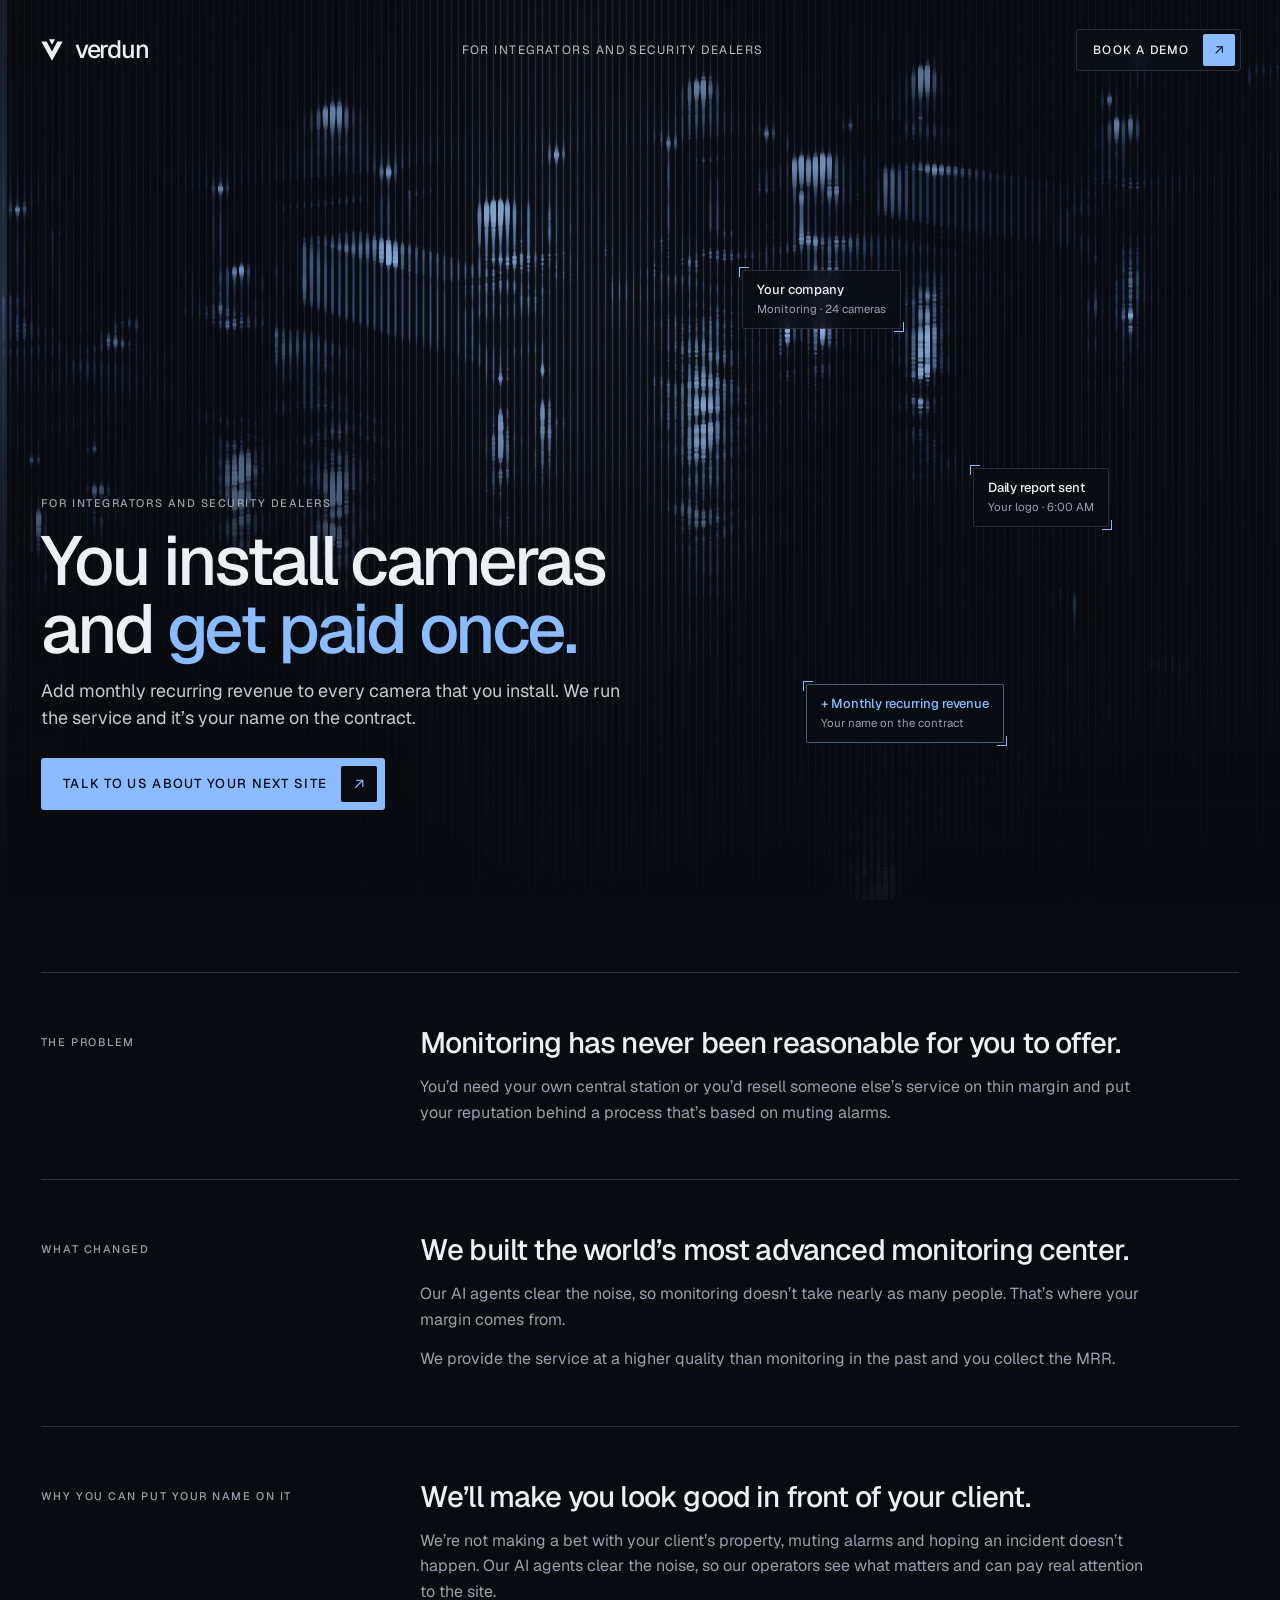
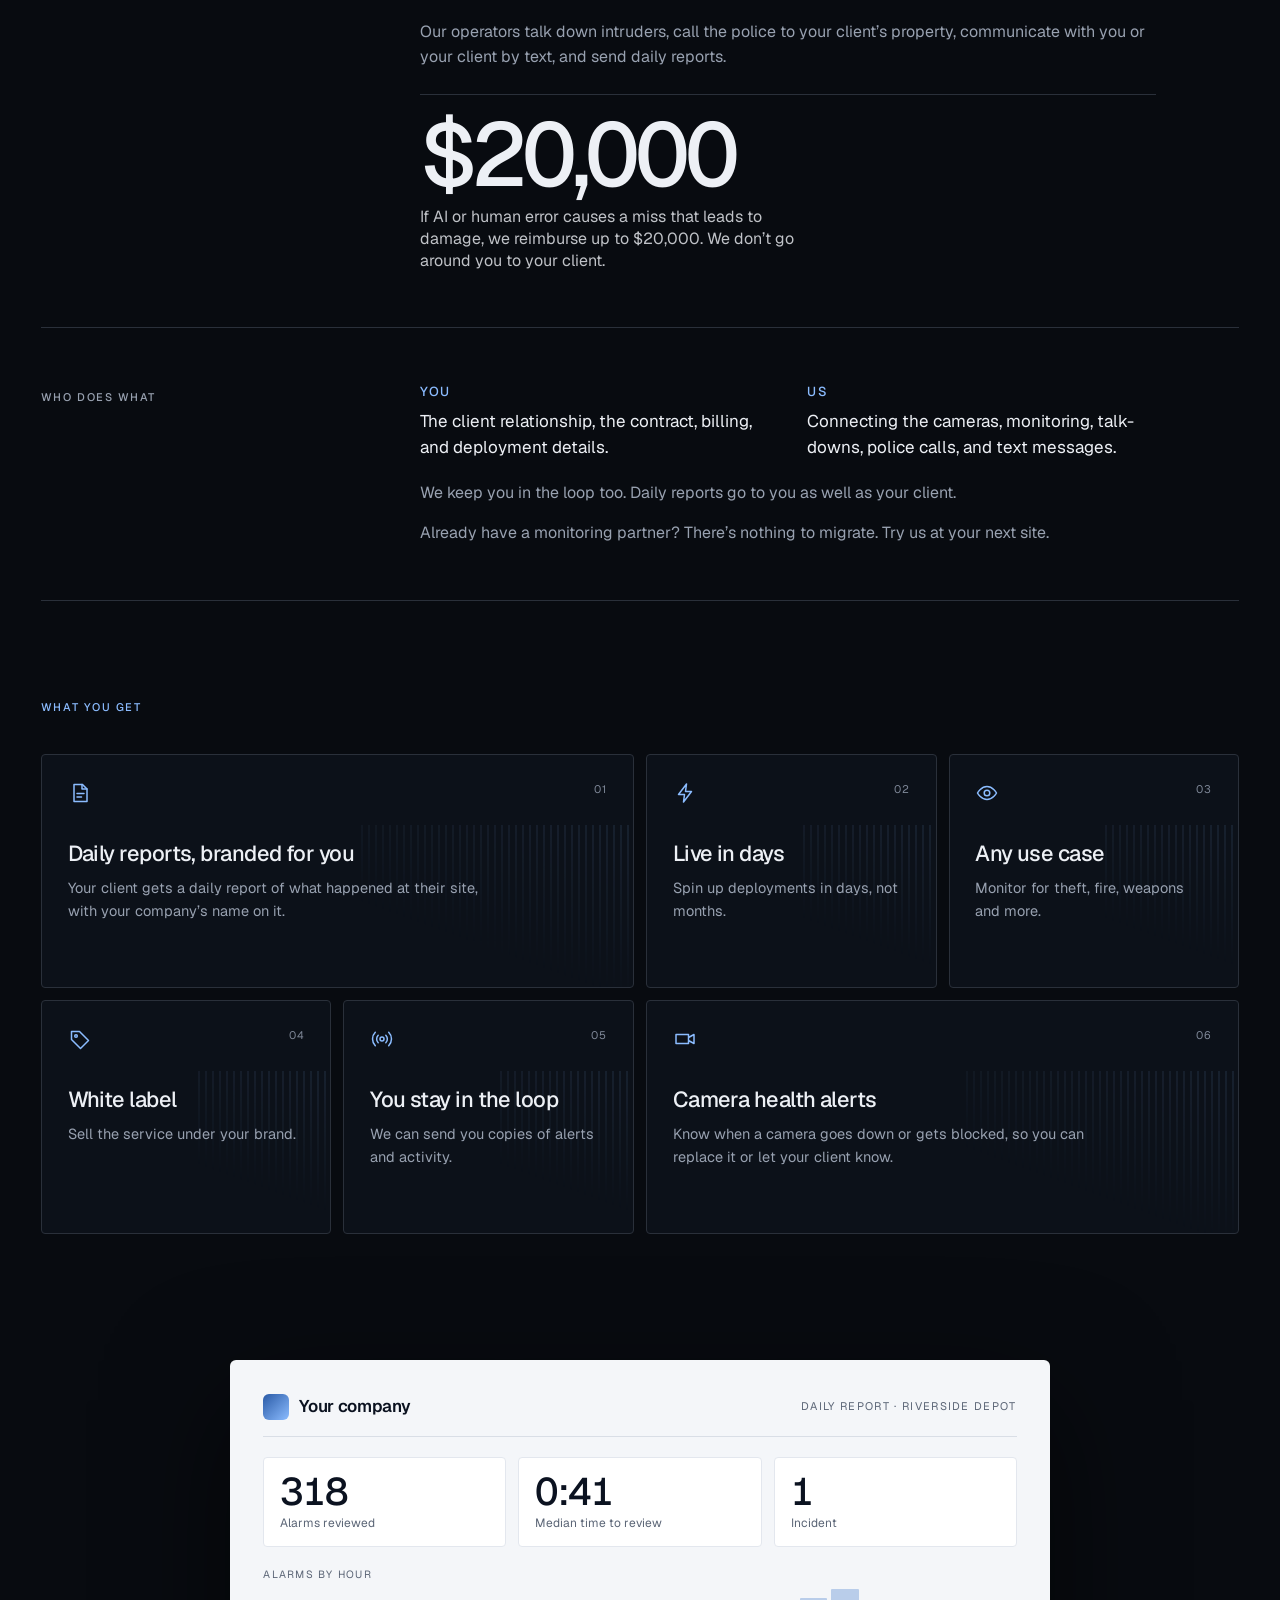
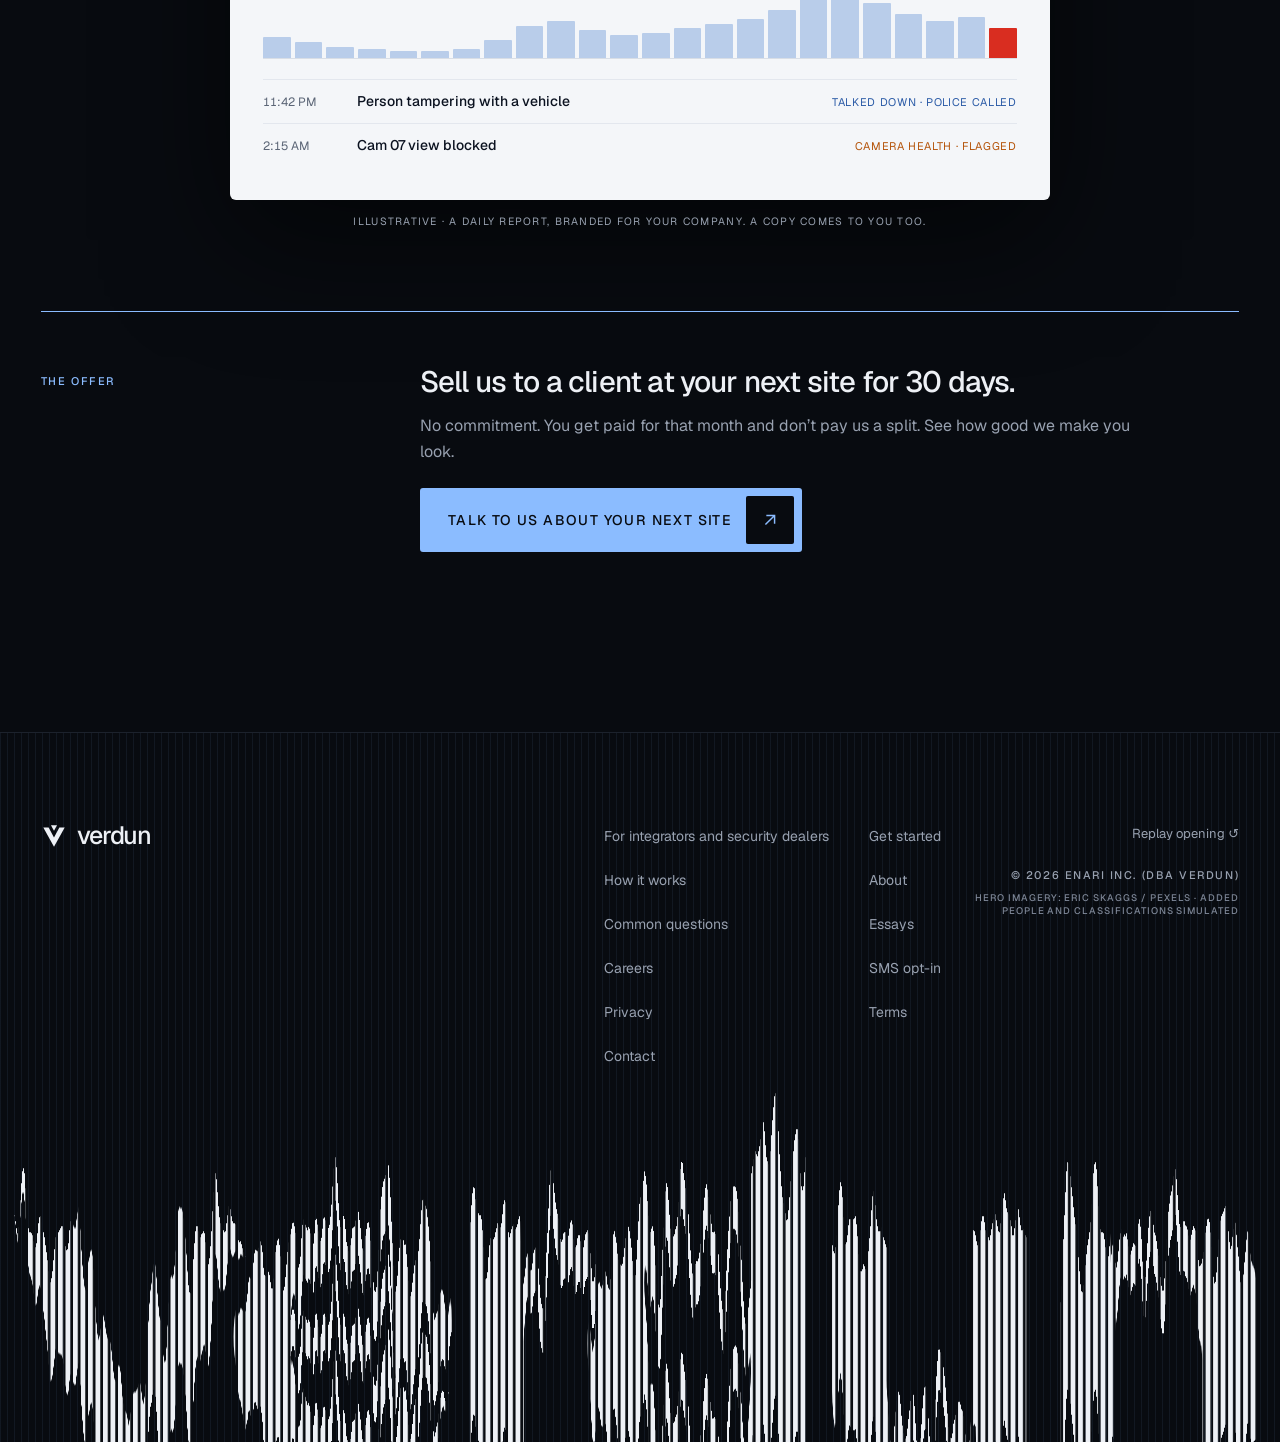
<file: integrators.html>
<!doctype html>
<html lang="en" class="js no-intro">
<head>
<meta charset="utf-8">
<meta name="viewport" content="width=device-width, initial-scale=1, viewport-fit=cover">
<!-- seo:start -->
<title>For integrators and security dealers | Verdun</title>
<meta name="description" content="Add monthly recurring revenue to every camera that you install. We run the service, it’s your name on the contract, and your clients get daily reports with your brand on them.">
<link rel="canonical" href="https://verdun.ai/integrators">
<meta property="og:type" content="website">
<meta property="og:site_name" content="Verdun">
<meta property="og:title" content="For integrators and security dealers | Verdun">
<meta property="og:description" content="Add monthly recurring revenue to every camera that you install. We run the service, it’s your name on the contract, and your clients get daily reports with your brand on them.">
<meta property="og:image" content="https://verdun.ai/og-image.jpg">
<meta property="og:image:width" content="1200">
<meta property="og:image:height" content="630">
<meta property="og:url" content="https://verdun.ai/integrators">
<meta name="twitter:card" content="summary_large_image">
<meta name="twitter:site" content="@VerdunAI">
<meta name="twitter:title" content="For integrators and security dealers | Verdun">
<meta name="twitter:description" content="Add monthly recurring revenue to every camera that you install. We run the service, it’s your name on the contract, and your clients get daily reports with your brand on them.">
<meta name="twitter:image" content="https://verdun.ai/og-image.jpg">
<link rel="manifest" href="/site.webmanifest">
<script async src="https://www.googletagmanager.com/gtag/js?id=AW-18541176135"></script>
<script>window.dataLayer=window.dataLayer||[];function gtag(){dataLayer.push(arguments);}gtag("js",new Date());gtag("config","AW-18541176135");</script>
<script type="application/ld+json">{"@context": "https://schema.org", "@graph": [{"@type": "WebPage", "@id": "https://verdun.ai/integrators", "url": "https://verdun.ai/integrators", "name": "For integrators and security dealers"}, {"@type": "Service", "@id": "https://verdun.ai/integrators#service", "name": "Verdun monitoring for integrators and security dealers", "serviceType": "Remote video monitoring", "provider": {"@id": "https://verdun.ai/#org"}, "description": "We run the service and it’s your name on the contract. Our AI agents clear the noise, so monitoring doesn’t take nearly as many people. That’s where your margin comes from.", "audience": {"@type": "BusinessAudience", "name": "Security integrators and dealers"}}, {"@type": "Organization", "@id": "https://verdun.ai/#org", "name": "Verdun", "legalName": "Enari Inc.", "alternateName": "Enari Inc. (dba Verdun)", "url": "https://verdun.ai/", "logo": "https://verdun.ai/icon-512.png", "image": "https://verdun.ai/og-image.jpg", "email": "support@verdun.ai", "description": "A remote video monitoring service. AI agents review every alarm. Trained operators respond to real threats.", "slogan": "We built the world’s most advanced monitoring center.", "founder": [{"@id": "https://verdun.ai/about#sonny-tai"}, {"@id": "https://verdun.ai/about#tung-hoang"}], "sameAs": ["https://www.linkedin.com/company/verdunai", "https://www.ycombinator.com/companies/verdun", "https://x.com/VerdunAI"], "knowsAbout": ["Remote video monitoring", "AI video analytics", "Alarm verification", "Live talk-down", "Security dispatch"]}]}</script>
<!-- seo:end -->
<meta name="theme-color" content="#080b10">
<link rel="icon" href="static/media/favicon.svg" type="image/svg+xml">
<link rel="apple-touch-icon" href="static/media/apple-touch-icon.png">
<link rel="stylesheet" href="static/vendor/lenis.css">
<link rel="stylesheet" href="static/css/style.css">
</head>
<body class="page-sub">
<a class="skip-link" href="#main">Skip to content</a>

<!-- Shared SVG defs: textured wordmark filter + stripe patterns + icons -->
<svg class="defs" width="0" height="0" aria-hidden="true" focusable="false">
  <defs>
    <filter id="jag" x="-5%" y="-40%" width="110%" height="180%" color-interpolation-filters="sRGB">
      <feTurbulence type="fractalNoise" baseFrequency="0.11 0" numOctaves="2" seed="7" result="n"/>
      <feColorMatrix in="n" type="matrix" values="0 0 0 0 .5  0 1 0 0 0  0 0 1 0 0  0 0 0 0 1" result="n2"/>
      <feDisplacementMap in="SourceGraphic" in2="n2" scale="10" xChannelSelector="R" yChannelSelector="G"/>
    </filter>
    <pattern id="stripes" width="7" height="10" patternUnits="userSpaceOnUse">
      <rect class="stripe-rect" x="0" y="0" width="4.6" height="10" fill="currentColor"/>
    </pattern>
    <symbol id="i-mark" viewBox="0 0 34 34"><path d="M3 6h7l7 13 7-13h7L17 31 3 6Z"/><path d="m13 3 4 7 4-7h-8Z"/></symbol>
    <symbol id="i-arrow" viewBox="0 0 24 24"><path d="M7 17 17 7M8 7h9v9" fill="none" stroke="currentColor" stroke-width="1.6"/></symbol>
    <symbol id="i-arrow-r" viewBox="0 0 24 24"><path d="M4 12h15m-6-6 6 6-6 6" fill="none" stroke="currentColor" stroke-width="1.6"/></symbol>
    <symbol id="i-play" viewBox="0 0 24 24"><path d="M8 5.5v13l10.5-6.5z" fill="currentColor"/></symbol>
    <symbol id="i-pause" viewBox="0 0 24 24"><path d="M7.5 5.5h3v13h-3zM13.5 5.5h3v13h-3z" fill="currentColor"/></symbol>
    <symbol id="i-close" viewBox="0 0 24 24"><path d="m6 6 12 12M18 6 6 18" fill="none" stroke="currentColor" stroke-width="1.6"/></symbol>
    <symbol id="i-shield" viewBox="0 0 24 24"><g fill="none" stroke="currentColor" stroke-width="1.5" stroke-linejoin="round"><path d="M12 3.2 19 6v5.4c0 4.4-2.9 7.7-7 9.4-4.1-1.7-7-5-7-9.4V6l7-2.8Z"/><path d="m8.8 12 2.2 2.2 4.3-4.4"/></g></symbol>
    <symbol id="i-wave" viewBox="0 0 24 24"><g fill="none" stroke="currentColor" stroke-width="1.5" stroke-linecap="round"><path d="M4 10v4M7.5 7v10M11 4v16M14.5 8v8M18 6v12M21 10.5v3"/></g></symbol>
    <symbol id="i-radio" viewBox="0 0 24 24"><g fill="none" stroke="currentColor" stroke-width="1.5" stroke-linecap="round"><circle cx="12" cy="12" r="2"/><path d="M8.2 8.2a5.4 5.4 0 0 0 0 7.6M15.8 15.8a5.4 5.4 0 0 0 0-7.6M5.3 5.3a9.5 9.5 0 0 0 0 13.4M18.7 18.7a9.5 9.5 0 0 0 0-13.4"/></g></symbol>
    <symbol id="i-clock" viewBox="0 0 24 24"><g fill="none" stroke="currentColor" stroke-width="1.5" stroke-linecap="round"><circle cx="12" cy="12" r="8.5"/><path d="M12 7.5V12l3 2"/></g></symbol>
    <symbol id="i-cross" viewBox="0 0 24 24"><g fill="none" stroke="currentColor" stroke-width="1.5" stroke-linecap="round"><circle cx="12" cy="12" r="7.5"/><path d="M12 2.5v4M12 17.5v4M2.5 12h4M17.5 12h4"/><circle cx="12" cy="12" r="1.2" fill="currentColor"/></g></symbol>
    <symbol id="i-layers" viewBox="0 0 24 24"><g fill="none" stroke="currentColor" stroke-width="1.5" stroke-linejoin="round"><path d="m12 3.5 8.5 4.5-8.5 4.5L3.5 8 12 3.5Z"/><path d="m3.5 12 8.5 4.5 8.5-4.5M3.5 16l8.5 4.5 8.5-4.5"/></g></symbol>
    <symbol id="i-pass" viewBox="0 0 24 24"><g fill="none" stroke="currentColor" stroke-width="1.5" stroke-linecap="round" stroke-linejoin="round"><path d="M3.5 8h13M13 4.5 16.5 8 13 11.5M20.5 16h-13M11 12.5 7.5 16l3.5 3.5"/></g></symbol>
    <symbol id="i-mute" viewBox="0 0 24 24"><g fill="none" stroke="currentColor" stroke-width="1.5" stroke-linecap="round" stroke-linejoin="round"><path d="M4 9.5h3.5L12 5.5v13l-4.5-4H4z"/><path d="m16 9.5 5 5M21 9.5l-5 5"/></g></symbol>
    <symbol id="i-up" viewBox="0 0 24 24"><g fill="none" stroke="currentColor" stroke-width="1.5" stroke-linecap="round" stroke-linejoin="round"><path d="M3.5 17.5 9.5 11.5l4 4 7-7.5"/><path d="M15 8h5.5v5.5"/></g></symbol>
    <symbol id="i-doc" viewBox="0 0 24 24"><g fill="none" stroke="currentColor" stroke-width="1.5" stroke-linecap="round" stroke-linejoin="round"><path d="M6 3.5h8.5L19 8v12.5H6z"/><path d="M14 3.5V8h5M9 12.5h7M9 16h4.5"/></g></symbol>
    <symbol id="i-bolt" viewBox="0 0 24 24"><g fill="none" stroke="currentColor" stroke-width="1.5" stroke-linecap="round" stroke-linejoin="round"><path d="M13.5 3 5.5 13.5h6L10.5 21l8-10.5h-6z"/></g></symbol>
    <symbol id="i-eye" viewBox="0 0 24 24"><g fill="none" stroke="currentColor" stroke-width="1.5" stroke-linecap="round" stroke-linejoin="round"><path d="M2.5 12S6 5.5 12 5.5 21.5 12 21.5 12 18 18.5 12 18.5 2.5 12 2.5 12z"/><circle cx="12" cy="12" r="2.8"/></g></symbol>
    <symbol id="i-tag" viewBox="0 0 24 24"><g fill="none" stroke="currentColor" stroke-width="1.5" stroke-linecap="round" stroke-linejoin="round"><path d="M3.5 12.5v-8h8l9 9-8 8z"/><circle cx="8" cy="9" r="1.3"/></g></symbol>
    <symbol id="i-cam" viewBox="0 0 24 24"><g fill="none" stroke="currentColor" stroke-width="1.5" stroke-linecap="round" stroke-linejoin="round"><path d="M3 7.5h12.5v9H3zM15.5 10.5l5.5-3v9l-5.5-3"/></g></symbol>
    <symbol id="i-check" viewBox="0 0 24 24"><path d="m5 12.5 4.2 4.2L19 7" fill="none" stroke="currentColor" stroke-width="1.7"/></symbol>
    <symbol id="i-cake" viewBox="0 0 24 24"><g fill="none" stroke="currentColor" stroke-width="1.5" stroke-linejoin="round"><path d="M4 20h16M5 20v-6.5h14V20M5 16.5c1.6 0 1.6 1.2 3.5 1.2s1.9-1.2 3.5-1.2 1.9 1.2 3.5 1.2 1.9-1.2 3.5-1.2M8 13.5v-3M12 13.5v-3M16 13.5v-3M12 7.5c-.9-.8-.9-2 0-3 .9 1 .9 2.2 0 3Z"/></g></symbol>
  </defs>
</svg>


<!-- Header -->
<header class="site-header" data-header>
  <a class="brand" href="/" aria-label="Verdun home">
    <svg class="brand__mark" aria-hidden="true"><use href="#i-mark"/></svg>
    <span class="brand__word">verdun</span>
  </a>
  <nav class="nav" aria-label="Primary">
    <a href="/integrators">For integrators and security dealers</a>
  </nav>
  <div class="header__end">
    <a class="btn btn--ghost btn--sm nav-cta" href="/get-started" data-magnetic data-demo>
      <span>Book a demo</span><svg aria-hidden="true"><use href="#i-arrow"/></svg>
    </a>
    <button class="menu-btn" type="button" aria-expanded="false" aria-controls="menu" data-menu-open>
      <span class="menu-btn__label">Menu</span>
      <span class="menu-btn__lines" aria-hidden="true"><i></i><i></i></span>
    </button>
  </div>
</header>

<!-- Full-screen menu -->
<div class="menu" id="menu" role="dialog" aria-modal="true" aria-label="Site menu" hidden>
  <div class="menu__bars" aria-hidden="true"></div>
  <div class="menu__inner">
    <div class="menu__top">
      <span class="label">Index</span>
      <button class="icon-btn" type="button" data-menu-close aria-label="Close menu"><svg><use href="#i-close"/></svg></button>
    </div>
    <ol class="menu__list">
      <li><a href="/integrators"><span class="menu__n">01</span><span class="menu__t">For integrators and security dealers</span></a></li>
      <li><a href="/get-started" data-demo><span class="menu__n">02</span><span class="menu__t">Book a demo</span></a></li>
      <li><a href="/#how-it-works"><span class="menu__n">03</span><span class="menu__t">How it works</span></a></li>
      <li><a href="/about"><span class="menu__n">04</span><span class="menu__t">About</span></a></li>
      <li><a href="/faq"><span class="menu__n">05</span><span class="menu__t">Common questions</span></a></li>
      <li><a href="https://verdun.ai/essays"><span class="menu__n">06</span><span class="menu__t">Essays</span></a></li>
      <li><a href="https://verdun.ai/careers"><span class="menu__n">07</span><span class="menu__t">Careers</span></a></li>
    </ol>
    <div class="menu__foot">
      <a href="mailto:support@verdun.ai">support@verdun.ai</a>
      <a class="link-btn" href="/">Replay opening</a>
    </div>
  </div>
</div>


<main id="main">
  <section class="ig-hero" aria-labelledby="ig-title" data-ig-hero>
    <img class="ig-hero__img" width="1672" height="941" src="static/media/warehouse.webp" alt="" aria-hidden="true">
    <canvas class="ig-hero__canvas" data-ig-film aria-hidden="true"></canvas>
    <div class="ig-hero__veil" aria-hidden="true"></div>
    <div class="ig-hero__chips" aria-hidden="true">
      <span class="ig-chip" style="--x:58%;--y:30%"><i class="c tl"></i><i class="c br"></i><b>Your company</b>Monitoring · 24 cameras</span>
      <span class="ig-chip" style="--x:76%;--y:52%"><i class="c tl"></i><i class="c br"></i><b>Daily report sent</b>Your logo · 6:00 AM</span>
      <span class="ig-chip ig-chip--blue" style="--x:63%;--y:76%"><i class="c tl"></i><i class="c br"></i><b>+ Monthly recurring revenue</b>Your name on the contract</span>
    </div>
    <div class="wrap ig-hero__inner">
      <span class="label" data-ig-in>For integrators and security dealers</span>
      <h1 class="page__title page__title--lg ig-hero__title" id="ig-title" data-ig-in>You install cameras and <em>get paid once.</em></h1>
      <p class="page__lede" data-ig-in>Add monthly recurring revenue to every camera that you install. We run the service and it’s your name on the contract.</p>
      <div class="page__cta" data-ig-in><a class="btn btn--blue" href="#demo" data-magnetic data-demo><span>Talk to us about your next site</span><svg aria-hidden="true"><use href="#i-arrow"/></svg></a></div>
    </div>
  </section>

  <section class="page page--ig wrap" aria-label="How it works for integrators">
    <div class="rows">
      <article class="row" data-reveal>
        <span class="label">The problem</span>
        <div class="row__body">
          <h2>Monitoring has never been reasonable for you to offer.</h2>
          <p>You’d need your own central station or you’d resell someone else’s service on thin margin and put your reputation behind a process that’s based on muting alarms.</p>
        </div>
      </article>
      <article class="row" data-reveal>
        <span class="label">What changed</span>
        <div class="row__body">
          <h2>We built the world’s most advanced monitoring center.</h2>
          <p>Our AI agents clear the noise, so monitoring doesn’t take nearly as many people. That’s where your margin comes from.</p>
          <p>We provide the service at a higher quality than monitoring in the past and you collect the MRR.</p>
        </div>
      </article>
      <article class="row" data-reveal>
        <span class="label">Why you can put your name on it</span>
        <div class="row__body">
          <h2>We’ll make you look good in front of your client.</h2>
          <p>We’re not making a bet with your client’s property, muting alarms and hoping an incident doesn’t happen. Our AI agents clear the noise, so our operators see what matters and can pay real attention to the site.</p>
          <p>Our operators talk down intruders, call the police to your client’s property, communicate with you or your client by text, and send daily reports.</p>
          <p class="stat stat--dark row__stat"><b>$20,000</b><span>If AI or human error causes a miss that leads to damage, we reimburse up to $20,000. We don’t go around you to your client.</span></p>
        </div>
      </article>
      <article class="row" data-reveal>
        <span class="label">Who does what</span>
        <div class="row__body">
          <div class="split">
            <div><h3>You</h3><p>The client relationship, the contract, billing, and deployment details.</p></div>
            <div><h3>Us</h3><p>Connecting the cameras, monitoring, talk-downs, police calls, and text messages.</p></div>
          </div>
          <p>We keep you in the loop too. Daily reports go to you as well as your client.</p>
          <p>Already have a monitoring partner? There’s nothing to migrate. Try us at your next site.</p>
        </div>
      </article>
    </div>

    <!-- What integrators get -->
    <div class="perks" data-perks>
      <h2 class="label label--blue perks__head">What you get</h2>
      <ul class="perks__grid">
        <li class="perk perk--wide"><span class="perk__n">01</span><svg aria-hidden="true"><use href="#i-doc"/></svg><h3>Daily reports, branded for you</h3><p>Your client gets a daily report of what happened at their site, with your company’s name on it.</p><i class="perk__bars" aria-hidden="true"></i></li>
        <li class="perk"><span class="perk__n">02</span><svg aria-hidden="true"><use href="#i-bolt"/></svg><h3>Live in days</h3><p>Spin up deployments in days, not months.</p><i class="perk__bars" aria-hidden="true"></i></li>
        <li class="perk"><span class="perk__n">03</span><svg aria-hidden="true"><use href="#i-eye"/></svg><h3>Any use case</h3><p>Monitor for theft, fire, weapons and more.</p><i class="perk__bars" aria-hidden="true"></i></li>
        <li class="perk"><span class="perk__n">04</span><svg aria-hidden="true"><use href="#i-tag"/></svg><h3>White label</h3><p>Sell the service under your brand.</p><i class="perk__bars" aria-hidden="true"></i></li>
        <li class="perk"><span class="perk__n">05</span><svg aria-hidden="true"><use href="#i-radio"/></svg><h3>You stay in the loop</h3><p>We can send you copies of alerts and activity.</p><i class="perk__bars" aria-hidden="true"></i></li>
        <li class="perk perk--wide"><span class="perk__n">06</span><svg aria-hidden="true"><use href="#i-cam"/></svg><h3>Camera health alerts</h3><p>Know when a camera goes down or gets blocked, so you can replace it or let your client know.</p><i class="perk__bars" aria-hidden="true"></i></li>
      </ul>
    </div>

    <!-- Sample daily report, white-labeled -->
    <figure class="ig-report" data-report>
      <div class="rep" role="img" aria-label="Illustration of a daily report branded for the integrator: alarms reviewed, median time to review, incidents, alarms by hour, and the night’s events">
        <div class="rep__head" aria-hidden="true">
          <span class="rep__logo"><i></i>Your company</span>
          <span class="rep__meta">Daily report · Riverside Depot</span>
        </div>
        <div class="rep__stats" aria-hidden="true">
          <div><b data-to="318">318</b><small>Alarms reviewed</small></div>
          <div><b>0:41</b><small>Median time to review</small></div>
          <div><b data-to="1">1</b><small>Incident</small></div>
        </div>
        <div class="rep__chart" aria-hidden="true" data-rep-chart><span class="rep__axis">Alarms by hour</span></div>
        <ul class="rep__events" aria-hidden="true">
          <li><span>11:42 PM</span><b>Person tampering with a vehicle</b><em>Talked down · Police called</em></li>
          <li><span>2:15 AM</span><b>Cam 07 view blocked</b><em class="is-amber">Camera health · Flagged</em></li>
        </ul>
      </div>
      <figcaption>Illustrative · A daily report, branded for your company. A copy comes to you too.</figcaption>
    </figure>

    <div class="rows">
      <article class="row row--offer" data-reveal>
        <span class="label label--blue">The offer</span>
        <div class="row__body">
          <h2>Sell us to a client at your next site for 30 days.</h2>
          <p>No commitment. You get paid for that month and don’t pay us a split. See how good we make you look.</p>
          <div class="page__cta"><a class="btn btn--blue btn--lg" href="#demo" data-magnetic data-demo><span>Talk to us about your next site</span><svg aria-hidden="true"><use href="#i-arrow"/></svg></a></div>
        </div>
      </article>
    </div>
  </section>
</main>

<!-- ============ FOOTER ============ -->
<footer class="footer">
  <div class="wrap footer__grid">
    <div class="footer__brand">
      <a class="brand" href="/"><svg class="brand__mark" aria-hidden="true"><use href="#i-mark"/></svg><span class="brand__word">verdun</span></a>
    </div>
    <nav class="footer__nav" aria-label="Company">
      <a href="/integrators">For integrators and security dealers</a>
      <a href="/get-started">Get started</a>
      <a href="/#how-it-works">How it works</a>
      <a href="/about">About</a>
      <a href="/faq">Common questions</a>
      <a href="https://verdun.ai/essays">Essays</a>
      <a href="https://verdun.ai/careers">Careers</a>
      <a href="https://verdun.ai/sms-opt-in">SMS opt-in</a>
      <a href="https://verdun.ai/privacy">Privacy</a>
      <a href="https://verdun.ai/terms">Terms</a>
      <a href="mailto:support@verdun.ai">Contact</a>
    </nav>
    <div class="footer__end">
      <a class="link-btn" href="/">Replay opening ↺</a>
      <span class="label">© 2026 Enari Inc. (dba Verdun)</span>
      <span class="label footer__fine">Hero imagery: Eric Skaggs / Pexels · Added people and classifications simulated</span>
    </div>
  </div>
  <div class="footer__mark" data-footer-mark aria-hidden="true">
    <svg viewBox="0 0 1000 260" preserveAspectRatio="xMidYMid meet"><text x="0" y="200" fill="url(#stripes)" filter="url(#jag)" data-wm-text>verdun</text></svg>
  </div>
</footer>


<script src="static/vendor/gsap.min.js"></script>
<script src="static/vendor/ScrollTrigger.min.js"></script>
<script src="static/vendor/lenis.min.js"></script>
<script src="static/js/about.js"></script>
<script type="module" src="static/js/integrators.js"></script>
<script src="static/js/demo.js" defer></script>
</body>
</html>
</file>
<file: static/vendor/lenis.css>
html.lenis,
html.lenis body {
  height: auto;
}

.lenis:not(.lenis-autoToggle).lenis-stopped {
  overflow: clip;
}

.lenis [data-lenis-prevent],
.lenis [data-lenis-prevent-wheel],
.lenis [data-lenis-prevent-touch],
.lenis [data-lenis-prevent-vertical],
.lenis [data-lenis-prevent-horizontal] {
  overscroll-behavior: contain;
}

.lenis.lenis-smooth iframe {
  pointer-events: none;
}

.lenis.lenis-autoToggle {
  transition-property: overflow;
  transition-duration: 1ms;
  transition-behavior: allow-discrete;
}
</file>
<file: static/css/style.css>
/* Verdun — concept site. Brand: midnight / foreground / pale blue, Geist. */
@font-face { font-family: 'Geist'; src: url('../media/fonts/geist-regular.ttf') format('truetype'); font-weight: 400; font-display: swap; }
@font-face { font-family: 'Geist'; src: url('../media/fonts/geist-medium.ttf') format('truetype'); font-weight: 500; font-display: swap; }
@font-face { font-family: 'Geist'; src: url('../media/fonts/geist-semibold.ttf') format('truetype'); font-weight: 600; font-display: swap; }

:root {
  --bg: #080b10;
  --bg-2: #0c1119;
  --fg: #edf0f5;
  --blue: #8bbcff;
  --blue-2: #b9d6ff;
  --blue-ink: #2a5aa6;
  --slate: #171e29;
  --line: #2a303a;
  --line-2: #1c222c;
  --muted: #98a1b0;
  --dim: #7d8696;
  --red: #ff6b5e;
  --amber: #f2b84b;
  --green: #7fd3a6;
  --frame: clamp(8px, 1.1vw, 16px);
  --gutter: clamp(18px, 3.2vw, 52px);
  --maxw: 1520px;
  --ease: cubic-bezier(.7, 0, .2, 1);
  --ease-out: cubic-bezier(.16, 1, .3, 1);
  --font: 'Geist', ui-sans-serif, system-ui, -apple-system, 'Segoe UI', Arial, sans-serif;
  --hair: repeating-linear-gradient(90deg, rgba(139, 188, 255, .075) 0 1px, transparent 1px 7px);
  --hair-ink: repeating-linear-gradient(90deg, rgba(8, 11, 16, .07) 0 1px, transparent 1px 7px);
  color-scheme: dark;
}

*, *::before, *::after { box-sizing: border-box; }
html { -webkit-text-size-adjust: 100%; text-size-adjust: 100%; background: var(--bg); }
body {
  margin: 0; background: var(--bg); color: var(--fg); font-family: var(--font); font-size: 16px; line-height: 1.5;
  -webkit-font-smoothing: antialiased; -moz-osx-font-smoothing: grayscale; text-rendering: optimizeLegibility; overflow-x: clip;
}
img, video, canvas, svg { display: block; max-width: 100%; }
a { color: inherit; text-decoration: none; }
button { font: inherit; color: inherit; background: none; border: 0; padding: 0; cursor: pointer; }
h1, h2, h3, h4, p, dl, dd, ol, ul, figure, blockquote { margin: 0; }
ol, ul { list-style: none; padding: 0; }
em { font-style: normal; }
:focus-visible { outline: 2px solid var(--blue); outline-offset: 3px; border-radius: 2px; }
::selection { background: var(--blue); color: var(--bg); }
.sr-only { position: absolute !important; width: 1px; height: 1px; overflow: hidden; clip: rect(0 0 0 0); white-space: nowrap; }
.skip-link { position: fixed; left: 12px; top: -60px; z-index: 200; background: var(--blue); color: var(--bg); padding: 10px 14px; border-radius: 4px; font-weight: 500; }
.skip-link:focus { top: 12px; }
.defs { position: absolute; width: 0; height: 0; color: var(--fg); }
.wrap { width: 100%; max-width: var(--maxw); margin: 0 auto; padding: 0 var(--gutter); }
.i-inline { width: 15px; height: 15px; display: inline-block; vertical-align: -3px; }

/* ---------- type ---------- */
.label { font-size: 11px; line-height: 1.3; letter-spacing: .14em; text-transform: uppercase; color: var(--muted); font-weight: 500; }
.label--ink { color: rgba(8, 11, 16, .72); }
.label--blue { color: var(--blue); }
.label--link:hover { color: var(--fg); }
.display { font-weight: 500; font-size: clamp(40px, 6.2vw, 96px); line-height: .98; letter-spacing: -.045em; text-wrap: balance; }
.display em { color: var(--blue); }
.display--xl { font-size: clamp(44px, 7.6vw, 128px); }
.display--xxl { font-size: clamp(46px, 9vw, 156px); letter-spacing: -.05em; line-height: .92; }
.display--ink { color: var(--bg); }
.display--ink em { color: var(--blue-ink); }
.lede { font-size: clamp(17px, 1.45vw, 21px); line-height: 1.5; max-width: 34em; color: rgba(8, 11, 16, .82); text-wrap: pretty; }
.lede--light { color: var(--muted); }
.split-line { display: block; overflow: hidden; padding-bottom: .08em; margin-bottom: -.08em; }
.split-line > span { display: block; will-change: transform; }

/* ---------- buttons ---------- */
.btn { --h: 52px; white-space: nowrap; display: inline-flex; align-items: center; gap: 14px; height: var(--h); padding: 0 8px 0 22px; border-radius: 3px; font-size: 13px; font-weight: 500; letter-spacing: .1em; text-transform: uppercase; position: relative; isolation: isolate; overflow: hidden; transition: color .5s var(--ease-out); }
.btn svg { width: 36px; height: 36px; padding: 9px; border-radius: 2px; flex: none; transition: transform .6s var(--ease-out); }
.btn::before { content: ''; position: absolute; inset: 0; z-index: -1; transform: scaleY(0); transform-origin: 50% 100%; transition: transform .6s var(--ease-out); }
.btn:hover::before { transform: scaleY(1); }
.btn:hover svg { transform: rotate(45deg); }
.btn small { font-size: 11px; letter-spacing: .06em; text-transform: none; opacity: .7; padding-right: 14px; }
.btn--sm { --h: 42px; padding: 0 5px 0 16px; font-size: 12px; }
.btn--sm svg { width: 32px; height: 32px; padding: 8px; }
.btn--lg { --h: 64px; font-size: 14px; padding-left: 28px; }
.btn--lg svg { width: 48px; height: 48px; padding: 13px; }
.btn--ghost { border: 1px solid var(--line); background: rgba(12, 17, 25, .55); backdrop-filter: blur(10px); -webkit-backdrop-filter: blur(10px); }
.btn--ghost svg { background: var(--blue); color: var(--bg); }
.btn--ghost::before { background: var(--fg); }
.btn--ghost:hover { color: var(--bg); }
.btn--blue { background: var(--blue); color: var(--bg); }
.btn--blue svg { background: var(--bg); color: var(--blue); }
.btn--blue::before { background: var(--fg); }
.btn--blue > svg:first-child { background: transparent; color: var(--bg); padding: 8px; margin-left: -10px; }
.btn--ink { background: var(--bg); color: var(--fg); }
.btn--ink svg { background: var(--blue); color: var(--bg); }
.btn--ink::before { background: var(--blue-ink); }
.text-link { display: inline-flex; align-items: center; gap: 8px; font-size: 14px; font-weight: 500; color: var(--fg); border-bottom: 1px solid var(--line); padding: 10px 0 8px; min-height: 44px; transition: border-color .4s, color .4s; }
.text-link svg { width: 16px; height: 16px; transition: transform .5s var(--ease-out); }
.text-link:hover { border-color: var(--blue); color: var(--blue); }
.text-link:hover svg { transform: translate(2px, -2px); }
.text-link--ink { color: var(--bg); border-color: rgba(8, 11, 16, .25); }
.text-link--ink:hover { color: var(--blue-ink); border-color: var(--blue-ink); }
.icon-btn { width: 44px; height: 44px; display: grid; place-items: center; border: 1px solid var(--line); border-radius: 3px; transition: background .3s, border-color .3s; }
.icon-btn svg { width: 18px; height: 18px; }
.icon-btn:hover { background: var(--slate); border-color: var(--blue); }
.link-btn { font-size: 13px; color: var(--muted); padding: 10px 0; min-height: 44px; }
.link-btn:hover { color: var(--blue); }
.tag { display: inline-flex; align-items: center; gap: 6px; font-size: 11px; font-weight: 500; letter-spacing: .02em; padding: 4px 8px; border-radius: 2px; border: 1px solid currentColor; }
.tag--red { color: var(--red); background: rgba(255, 107, 94, .08); }
.tag--blue { color: var(--blue); background: rgba(139, 188, 255, .08); }
.tag--amber { color: var(--amber); background: rgba(242, 184, 75, .08); }

/* ---------- header ---------- */
.site-header { position: fixed; top: 0; left: 0; right: 0; z-index: 60; display: flex; align-items: center; justify-content: space-between; gap: 24px; padding: calc(var(--frame) + 14px) calc(var(--frame) + var(--gutter) * .6); pointer-events: none; transition: transform .7s var(--ease-out), background .4s; }
.site-header > * { pointer-events: auto; }
.site-header.is-hidden { transform: translateY(-110%); }
.site-header.is-solid { background: linear-gradient(rgba(8, 11, 16, .86), rgba(8, 11, 16, 0)); }
.brand { display: inline-flex; align-items: center; gap: 10px; min-height: 44px; }
.brand__mark { width: 26px; height: 26px; fill: var(--fg); }
.brand__word { font-size: 25px; font-weight: 500; letter-spacing: -.045em; line-height: 1; transform: translateY(-1px); }
.nav { display: flex; gap: clamp(14px, 2vw, 32px); }
.nav a { font-size: 12px; letter-spacing: .12em; text-transform: uppercase; color: rgba(237, 240, 245, .78); position: relative; padding: 12px 0; }
.nav a::after { content: ''; position: absolute; left: 0; right: 0; bottom: 6px; height: 1px; background: var(--blue); transform: scaleX(0); transform-origin: 100% 50%; transition: transform .5s var(--ease-out); }
.nav a:hover { color: var(--fg); }
.nav a:hover::after { transform: scaleX(1); transform-origin: 0 50%; }
.header__end { display: flex; align-items: center; gap: 10px; }
.menu-btn { display: none; align-items: center; gap: 12px; height: 44px; padding: 0 14px; border: 1px solid var(--line); border-radius: 3px; background: rgba(12, 17, 25, .6); backdrop-filter: blur(10px); -webkit-backdrop-filter: blur(10px); font-size: 12px; letter-spacing: .12em; text-transform: uppercase; }
.menu-btn__lines { display: grid; gap: 5px; width: 18px; }
.menu-btn__lines i { height: 1px; background: currentColor; transition: transform .5s var(--ease-out); }
.menu-btn:hover .menu-btn__lines i:last-child { transform: scaleX(.6); transform-origin: 100% 50%; }
html.intro-pending .site-header, html.is-intro .site-header { transform: translateY(-120%); }

/* ---------- menu ---------- */
.menu { position: fixed; inset: 0; z-index: 90; }
.menu[hidden] { display: none; }
.menu__bars { position: absolute; inset: 0; display: flex; }
.menu__bars i { flex: 1; background: var(--bg); transform-origin: 50% 0; }
.menu__bars i:nth-child(odd) { background: #0a0e15; }
.menu__inner { position: relative; height: 100%; display: flex; flex-direction: column; padding: calc(var(--frame) + 18px) var(--gutter) calc(var(--frame) + 22px); overflow-y: auto; background-image: var(--hair); background-attachment: fixed; }
.menu__top { display: flex; justify-content: space-between; align-items: center; }
.menu__list { margin: auto 0; padding: 32px 0; }
.menu__list li { overflow: hidden; border-bottom: 1px solid var(--line-2); }
.menu__list a { display: flex; align-items: baseline; gap: 18px; padding: 10px 0; min-height: 44px; }
.menu__n { font-size: 11px; color: var(--blue); letter-spacing: .12em; width: 24px; }
.menu__t { font-size: clamp(32px, 7vw, 76px); font-weight: 500; letter-spacing: -.045em; line-height: 1.04; transition: transform .5s var(--ease-out), color .3s; }
.menu__list a:hover .menu__t { transform: translateX(14px); color: var(--blue); }
.menu__foot { display: flex; justify-content: space-between; align-items: center; gap: 16px; flex-wrap: wrap; font-size: 14px; }
.menu__foot a { min-height: 44px; display: inline-flex; align-items: center; }

/* ---------- hero / stage ---------- */
.hero { position: relative; height: 290vh; }
.hero__sticky { position: sticky; top: 0; height: 100vh; height: 100svh; padding: var(--frame); background-color: #05070b; background-image: var(--hair); overflow: hidden; }
.stage { position: relative; width: 100%; height: 100%; border-radius: 4px; overflow: hidden; background: var(--bg); isolation: isolate; }
.stage__canvas { position: absolute; inset: 0; width: 100%; height: 100%; z-index: 0; }
.stage__fallback { position: absolute; inset: 0; width: 100%; height: 100%; object-fit: cover; opacity: 0; z-index: 0; transform-origin: 50% 50%; }
html.no-webgl .stage__fallback { opacity: 1; }
html.no-webgl .stage__canvas { display: none; }
.stage__shade { position: absolute; inset: 0; z-index: 1; pointer-events: none; opacity: 0; background:
  linear-gradient(180deg, rgba(8, 11, 16, .78) 0%, rgba(8, 11, 16, .18) 30%, rgba(8, 11, 16, 0) 46%, rgba(8, 11, 16, .25) 64%, rgba(8, 11, 16, .9) 100%),
  radial-gradient(120% 80% at 50% 50%, transparent 55%, rgba(8, 11, 16, .45) 100%); }
.stage__corner { position: absolute; width: 14px; height: 14px; z-index: 6; pointer-events: none; border-color: rgba(139, 188, 255, .55); border-style: solid; border-width: 0; opacity: .9; }
.stage__corner.tl { top: 10px; left: 10px; border-top-width: 1px; border-left-width: 1px; }
.stage__corner.tr { top: 10px; right: 10px; border-top-width: 1px; border-right-width: 1px; }
.stage__corner.bl { bottom: 10px; left: 10px; border-bottom-width: 1px; border-left-width: 1px; }
.stage__corner.br { bottom: 10px; right: 10px; border-bottom-width: 1px; border-right-width: 1px; }

/* annotations */
.annos { position: absolute; inset: 0; z-index: 3; pointer-events: none; }
.anno { position: absolute; left: 0; top: 0; width: 0; height: 0; opacity: 0; }
.anno .c { position: absolute; width: 16px; height: 16px; border: 0 solid var(--blue); filter: drop-shadow(0 0 6px rgba(139, 188, 255, .6)); }
.anno::before { content: ''; position: absolute; inset: 0; border: 1px solid rgba(139, 188, 255, .22); background: rgba(139, 188, 255, .05); }
.anno--person::before { border-color: rgba(255, 107, 94, .3); background: rgba(255, 107, 94, .06); }
.anno .tl { left: -2px; top: -2px; border-top-width: 2px; border-left-width: 2px; }
.anno .tr { right: -2px; top: -2px; border-top-width: 2px; border-right-width: 2px; }
.anno .bl { left: -2px; bottom: -2px; border-bottom-width: 2px; border-left-width: 2px; }
.anno .br { right: -2px; bottom: -2px; border-bottom-width: 2px; border-right-width: 2px; }
.anno--person .c { border-color: var(--red); filter: drop-shadow(0 0 6px rgba(255, 107, 94, .6)); }
.anno__tag { position: absolute; left: -1px; bottom: calc(100% + 6px); white-space: nowrap; font-size: 10.5px; letter-spacing: .12em; text-transform: uppercase; padding: 5px 8px; background: rgba(8, 11, 16, .82); border: 1px solid rgba(139, 188, 255, .35); color: var(--fg); }
.anno--person .anno__tag { border-color: rgba(255, 107, 94, .55); }

/* pins + event card */
.pins { position: absolute; inset: 0; z-index: 4; pointer-events: none; opacity: 0; }
.pin { position: absolute; left: 0; top: 0; width: 44px; height: 44px; margin: -22px 0 0 -22px; pointer-events: auto; display: grid; place-items: center; }
.pin i { width: 10px; height: 10px; border-radius: 50%; background: var(--blue); box-shadow: 0 0 0 4px rgba(139, 188, 255, .22); position: relative; }
.pin i::after { content: ''; position: absolute; inset: -10px; border-radius: 50%; border: 1px solid rgba(139, 188, 255, .6); animation: ping 2.4s var(--ease-out) infinite; }
.pin[data-pin="0"] i { background: var(--red); box-shadow: 0 0 0 4px rgba(255, 107, 94, .22); }
.pin[data-pin="0"] i::after { border-color: rgba(255, 107, 94, .65); }
.pin[data-pin="2"] i { background: var(--amber); box-shadow: 0 0 0 4px rgba(242, 184, 75, .22); }
.pin[data-pin="2"] i::after { border-color: rgba(242, 184, 75, .6); }
.pin.is-active i { transform: scale(1.25); }
@keyframes ping { 0% { transform: scale(.4); opacity: 1; } 100% { transform: scale(2.2); opacity: 0; } }
.event-card { visibility: hidden; position: absolute; left: 0; top: 0; width: 272px; padding: 14px 16px 16px; background: rgba(10, 14, 21, .84); border: 1px solid rgba(139, 188, 255, .28); border-radius: 3px; backdrop-filter: blur(14px); -webkit-backdrop-filter: blur(14px); pointer-events: auto; display: grid; gap: 8px; justify-items: start; transition: left .9s var(--ease-out), top .9s var(--ease-out); box-shadow: 0 18px 50px rgba(0, 0, 0, .35); }
.event-card::before { content: ''; position: absolute; left: -1px; top: -1px; width: 32px; height: 1px; background: var(--blue); }
.event-card__where { font-size: 10.5px; letter-spacing: .14em; color: var(--muted); }
.event-card__title { font-size: 17px; font-weight: 500; letter-spacing: -.01em; }
.event-card p { font-size: 13px; line-height: 1.45; color: rgba(237, 240, 245, .8); }
.event-card__bar { display: block; width: 100%; height: 1px; background: var(--line); margin-top: 2px; }
.event-card__bar i { display: block; height: 100%; width: 0; background: var(--blue); }

/* intro chrome */
.intro-ui { position: absolute; inset: 0; z-index: 5; pointer-events: none; padding: clamp(18px, 2.4vw, 36px); display: none; }
html.is-intro .intro-ui, html.intro-pending .intro-ui { display: block; }
.intro-ui::before { content: ''; position: absolute; inset: 0; background:
  linear-gradient(90deg, rgba(8, 11, 16, .78) 0%, rgba(8, 11, 16, .42) 30%, rgba(8, 11, 16, 0) 52%),
  linear-gradient(180deg, rgba(8, 11, 16, .7) 0%, rgba(8, 11, 16, 0) 16%, rgba(8, 11, 16, 0) 80%, rgba(8, 11, 16, .6) 100%); }
.intro-ui > * { z-index: 1; }
.intro-ui__tl { position: absolute; left: clamp(18px, 2.4vw, 36px); top: clamp(18px, 2.4vw, 36px); display: flex; gap: 14px; align-items: flex-start; }
.intro-ui__mark { width: 26px; height: 26px; fill: var(--fg); flex: none; }
.intro-ui__lines { font-size: 10.5px; letter-spacing: .14em; text-transform: uppercase; color: var(--muted); line-height: 1.6; padding-top: 2px; }
.intro-ui__lines span { display: block; }
.intro-ui__tr { position: absolute; right: clamp(18px, 2.4vw, 36px); top: clamp(18px, 2.4vw, 36px); display: grid; gap: 8px; justify-items: end; }
.label--live { display: inline-flex; align-items: center; gap: 8px; color: var(--fg); font-variant-numeric: tabular-nums; }
.label--live i { width: 7px; height: 7px; border-radius: 50%; background: var(--red); animation: blink 1.2s steps(2, jump-none) infinite; }
@keyframes blink { 50% { opacity: .25; } }
.intro-ui__beat { position: absolute; left: clamp(18px, 2.4vw, 36px); top: 30%; display: grid; gap: 14px; }
.beat-words { position: relative; height: 1em; font-size: clamp(54px, 8.4vw, 136px); font-weight: 500; letter-spacing: -.05em; line-height: 1; min-width: 6.2em; }
.beat { position: absolute; left: 0; top: 0; white-space: nowrap; display: flex; }
.beat .ch { display: inline-block; will-change: transform; }
.beat-words, .beat { overflow: visible; }
.beat-cap { position: relative; height: 1.5em; font-size: clamp(14px, 1.2vw, 17px); color: rgba(237, 240, 245, .78); min-width: 26em; }
.beat-cap span { position: absolute; left: 0; top: 0; white-space: nowrap; opacity: 0; }
.intro-ui__count { position: absolute; right: clamp(18px, 2.4vw, 36px); bottom: clamp(18px, 2.4vw, 36px); display: flex; align-items: baseline; gap: 6px; font-variant-numeric: tabular-nums; }
.intro-ui__count span { font-size: clamp(44px, 5.4vw, 84px); font-weight: 500; letter-spacing: -.05em; line-height: 1; }
.intro-ui__count small { font-size: 11px; color: var(--muted); letter-spacing: .12em; }
.skip-intro { position: absolute; z-index: 7; left: clamp(18px, 2.4vw, 36px); bottom: clamp(18px, 2.4vw, 36px); display: none; align-items: center; gap: 10px; height: 44px; padding: 0 16px; border: 1px solid rgba(139, 188, 255, .3); border-radius: 3px; background: rgba(8, 11, 16, .55); backdrop-filter: blur(8px); -webkit-backdrop-filter: blur(8px); font-size: 12px; letter-spacing: .12em; text-transform: uppercase; }
.skip-intro svg { width: 16px; height: 16px; }
.skip-intro:hover { border-color: var(--blue); color: var(--blue); }
html.is-intro .skip-intro, html.intro-pending .skip-intro { display: inline-flex; }

/* hero content */
.hero__content { position: absolute; inset: 0; z-index: 5; display: flex; flex-direction: column; padding: clamp(84px, 9vh, 110px) clamp(20px, 2.8vw, 44px) clamp(16px, 2vw, 28px); pointer-events: none; }
.hero__content a, .hero__content button { pointer-events: auto; }
.hero__top { display: flex; justify-content: space-between; align-items: center; gap: 16px; }
.yc { display: inline-flex; align-items: center; gap: 10px; font-size: 13px; color: rgba(237, 240, 245, .85); min-height: 44px; }
.yc b { font-weight: 500; color: var(--fg); }
.yc__y { width: 22px; height: 22px; display: grid; place-items: center; background: #f26522; color: #fff; font-weight: 600; font-size: 14px; border-radius: 2px; }
.wordmark { width: 100%; margin-top: clamp(4px, 1.4vh, 18px); color: var(--fg); transform-origin: 50% 0; }
.wordmark__svg { width: 100%; height: auto; overflow: visible; }
.wordmark__svg text, .footer__mark text { font-family: var(--font); font-weight: 600; font-size: 300px; letter-spacing: -18px; }
.hero__bottom { margin-top: auto; display: grid; grid-template-columns: minmax(0, 1.25fr) minmax(0, .75fr); gap: clamp(20px, 4vw, 80px); align-items: end; }
.hero__title { font-size: clamp(38px, 5.1vw, 84px); font-weight: 500; line-height: .98; letter-spacing: -.045em; max-width: 11.5em; text-wrap: balance; }
.hero__title em { color: var(--blue); }
.hero__aside { display: flex; align-items: flex-end; justify-content: flex-end; gap: clamp(18px, 2.4vw, 40px); }
.hero__sub { font-size: clamp(14px, 1.15vw, 17px); line-height: 1.55; color: rgba(237, 240, 245, .86); }


/* initial hidden states for hero copy (JS animates in) */
html.js .hero__content [data-hero-in], html.js .hero__title, html.js .wordmark { opacity: 0; }
html.no-intro .hero__content [data-hero-in], html.no-intro .hero__title, html.no-intro .wordmark { opacity: 1; }
html.no-intro .stage__shade, html.no-intro .pins { opacity: 1; }
.beat-words { visibility: hidden; }
html.intro-pending .intro-ui__tl, html.intro-pending .intro-ui__tr, html.intro-pending .intro-ui__count, html.intro-pending .intro-ui__step, html.intro-pending .skip-intro { opacity: 0; }

/* ---------- drips (bar transitions between sections) ---------- */
.drip { position: absolute; left: 0; right: 0; height: clamp(120px, 26vh, 300px); display: flex; pointer-events: none; z-index: 2; }
.drip i { flex: 1; height: 100%; background: var(--blue); will-change: transform; }
.drip--down { bottom: 100%; align-items: flex-end; }
.drip--down i { transform-origin: 50% 100%; clip-path: polygon(0 16%, 50% 0, 100% 16%, 100% 100%, 0 100%); }
.drip--up { top: 100%; align-items: flex-start; }
.drip--up i { transform-origin: 50% 0; clip-path: polygon(0 0, 100% 0, 100% 84%, 50% 100%, 0 84%); }

/* ---------- problem / queue ---------- */
.problem { position: relative; background: var(--blue); color: var(--bg); padding: clamp(80px, 14vh, 160px) 0 0; z-index: 3; }
.problem::before { content: ''; position: absolute; inset: 0; background-image: var(--hair-ink); pointer-events: none; }
.problem__head { position: relative; display: grid; gap: 28px; padding-bottom: clamp(40px, 8vh, 90px); }
.problem__head .display { max-width: 15em; color: var(--bg); }
.queue { position: relative; display: grid; grid-template-columns: minmax(300px, .62fr) minmax(0, 1fr); grid-template-areas: "steps sticky"; max-width: var(--maxw); margin: 0 auto; padding: 0 var(--gutter); gap: clamp(24px, 4vw, 72px); }
.queue__sticky { grid-area: sticky; position: sticky; top: 0; height: 100vh; height: 100svh; display: flex; flex-direction: column; justify-content: center; gap: 16px; padding: 84px 0 28px; z-index: 2; }
.qsteps { grid-area: steps; position: relative; z-index: 1; }
.qstep { min-height: 100vh; min-height: 100svh; display: flex; flex-direction: column; justify-content: center; gap: 20px; padding: 10vh 0; opacity: .28; transition: opacity .6s var(--ease-out); }
.qstep.is-active { opacity: 1; }
.qstep h3 { font-size: clamp(28px, 2.9vw, 46px); font-weight: 500; letter-spacing: -.035em; line-height: 1.04; text-wrap: balance; }
.qstep > p { font-size: 17px; line-height: 1.55; color: rgba(8, 11, 16, .8); max-width: 32em; }
.facts { display: grid; border-top: 1px solid rgba(8, 11, 16, .2); }
.facts > div { display: grid; grid-template-columns: minmax(0, .9fr) minmax(0, 1.1fr); gap: 16px; padding: 14px 0; border-bottom: 1px solid rgba(8, 11, 16, .2); }
.facts dt { font-size: 11px; letter-spacing: .12em; text-transform: uppercase; color: rgba(8, 11, 16, .62); padding-top: 3px; }
.facts dd { font-size: 14px; color: rgba(8, 11, 16, .75); line-height: 1.45; }
.facts dd b { display: block; font-size: 16px; font-weight: 600; color: var(--bg); margin-bottom: 2px; letter-spacing: -.01em; }
.facts .is-alert dd b { color: #b42318; }
.facts .is-blue dd b { color: var(--blue-ink); }

.queue__stage { position: relative; flex: 1; min-height: 0; max-height: 640px; background: var(--bg); color: var(--fg); border-radius: 4px; padding: clamp(14px, 1.6vw, 24px); display: flex; flex-direction: column; gap: 14px; overflow: hidden; box-shadow: 0 30px 80px rgba(8, 11, 16, .28); }
.queue__stage::after { content: ''; position: absolute; inset: 0; background-image: var(--hair); pointer-events: none; opacity: .6; }
.queue[data-step="2"] .work-chart__curve { stroke-dashoffset: 0; }
.result__big { font-size: clamp(26px, 3vw, 46px); font-weight: 500; letter-spacing: -.035em; line-height: 1.05; }
.result__big em { color: var(--blue); }
.result__row { display: grid; grid-template-columns: minmax(90px, .7fr) 2fr auto; gap: 14px; align-items: center; font-size: 13px; }
.result__bar { height: 12px; border-radius: 2px; background: var(--slate); overflow: hidden; }
.result__bar b { display: block; height: 100%; transform-origin: 0 50%; transform: scaleX(0); transition: transform 1.6s var(--ease-out) .3s; }
.result__bar--red b { background: var(--red); width: 100%; }
.result__bar--blue b { background: var(--blue); width: 7.5%; }
.result__row strong { font-weight: 500; font-variant-numeric: tabular-nums; }
.queue__narr { display: flex; justify-content: flex-start; }
.qsteps-nav { display: flex; gap: 4px; flex-wrap: wrap; }
.qsteps-nav button { display: inline-flex; gap: 8px; align-items: center; height: 44px; padding: 0 12px; font-size: 12px; color: rgba(8, 11, 16, .72); border-top: 2px solid rgba(8, 11, 16, .2); transition: color .3s, border-color .3s; }
.qsteps-nav button span { font-size: 10px; letter-spacing: .1em; }
.qsteps-nav button[aria-pressed="true"] { color: var(--bg); border-color: var(--bg); }

/* ---------- approach / procession ---------- */
.approach { position: relative; background: var(--bg); padding-top: clamp(140px, 24vh, 260px); }
.approach__head { display: grid; gap: 28px; padding-bottom: clamp(40px, 8vh, 100px); }
.approach__head .display { max-width: 12em; }
.proc { position: relative; height: 420vh; }
.proc__sticky { position: sticky; top: 0; height: 100vh; height: 100svh; overflow: hidden; overflow: clip; }
.proc__hud { position: absolute; z-index: 3; left: var(--gutter); right: var(--gutter); top: 96px; display: flex; align-items: center; gap: 18px; }
.proc__dots { display: flex; gap: 2px; }
.proc__dots button { width: 44px; height: 44px; font-size: 11px; letter-spacing: .1em; color: var(--muted); border-radius: 2px; transition: color .3s, background .3s; }
.proc__dots button.is-on { color: var(--bg); background: var(--blue); }
.proc__progress { flex: 1; height: 1px; background: var(--line); position: relative; }
.proc__progress i { position: absolute; left: 0; top: 0; height: 100%; width: 100%; background: var(--blue); transform-origin: 0 50%; transform: scaleX(0); }
.proc__track { position: absolute; top: 0; left: 0; height: 100%; display: flex; will-change: transform; }
.chap { position: relative; width: 100vw; height: 100%; flex: none; }
.chap__media { position: absolute; left: 8vw; top: 20vh; width: min(46vw, 820px); aspect-ratio: 16 / 10; border-radius: 3px; overflow: hidden; background: var(--slate); box-shadow: 0 40px 100px rgba(0, 0, 0, .55); will-change: transform; }
.chap__media img, .chap__media video { width: 100%; height: 100%; object-fit: cover; }
.chap__text { position: absolute; left: calc(8vw + min(46vw, 820px) + 4vw); top: 22vh; width: min(32vw, 470px); display: grid; gap: 16px; will-change: transform; }
.chap__n { font-size: 12px; letter-spacing: .14em; text-transform: uppercase; color: var(--blue); }
.chap__text h3 { font-size: clamp(34px, 3.6vw, 60px); font-weight: 500; letter-spacing: -.04em; line-height: 1; }
.chap__text > p { font-size: 17px; color: rgba(237, 240, 245, .84); line-height: 1.5; }
.media-tag { position: absolute; left: 12px; top: 12px; font-size: 10px; letter-spacing: .13em; text-transform: uppercase; color: var(--fg); background: rgba(8, 11, 16, .72); padding: 6px 9px; border-radius: 2px; }
.media-tag--br { left: auto; top: auto; right: 12px; bottom: 12px; color: var(--muted); }
.media-tag--bl { top: auto; bottom: 12px; color: var(--muted); }
.media-ctl { position: absolute; right: 10px; top: 10px; width: 44px; height: 44px; display: grid; place-items: center; border-radius: 2px; background: rgba(8, 11, 16, .72); border: 1px solid var(--line); }
.media-ctl svg { width: 16px; height: 16px; }
.media-ctl .i-play { display: none; }
.media-ctl[aria-pressed="true"] .i-play { display: block; }
.media-ctl[aria-pressed="true"] .i-pause { display: none; }

/* ---------- platform ---------- */
.caps { display: grid; grid-template-columns: 1fr 1fr; gap: 0 clamp(20px, 2.4vw, 40px); }
.cap { position: relative; display: grid; gap: 10px; padding: 28px 0 30px; border-bottom: 1px solid var(--line); }
.cap::after { content: ''; position: absolute; left: 0; bottom: -1px; height: 1px; width: 100%; background: var(--blue); transform: scaleX(0); transform-origin: 0 50%; transition: transform .8s var(--ease-out); }
.cap:hover::after { transform: scaleX(1); }
.cap svg { width: 22px; height: 22px; color: var(--blue); }
.cap__n { position: absolute; right: 0; top: 30px; font-size: 11px; color: var(--dim); letter-spacing: .1em; }
.cap h3 { font-size: clamp(19px, 1.5vw, 23px); font-weight: 500; letter-spacing: -.02em; }
.cap p { font-size: 14.5px; color: var(--muted); line-height: 1.55; max-width: 24em; }

/* ---------- product deck ---------- */
.product { position: relative; height: 380vh; }
.product__pin { position: sticky; top: 0; height: 100vh; height: 100svh; display: grid; grid-template-columns: minmax(0, .8fr) minmax(0, 1.2fr); align-items: center; overflow: hidden; }
.product__copy { display: grid; gap: 26px; justify-items: start; max-width: none; padding-right: 0; }
.product__copy .display { max-width: 9em; }
.deck { position: relative; height: min(70vh, 640px); margin-right: var(--gutter); perspective: 1600px; }
.deck__card { position: absolute; left: 0; right: 0; top: 50%; margin: 0; border-radius: 4px; overflow: hidden; background: var(--slate); border: 1px solid var(--line); box-shadow: 0 40px 120px rgba(0, 0, 0, .6); transform: translateY(-50%); will-change: transform; }
.deck__card img { width: 100%; aspect-ratio: 16 / 9; object-fit: cover; }
.deck__card figcaption { display: flex; justify-content: space-between; gap: 12px; padding: 10px 14px; font-size: 10.5px; letter-spacing: .12em; text-transform: uppercase; color: var(--muted); background: var(--bg-2); border-top: 1px solid var(--line); }
.deck__card figcaption span:first-child { color: var(--fg); }
.deck__film { position: relative; display: block; width: 100%; }
.deck__play { position: absolute; left: 50%; top: 50%; width: 92px; height: 92px; margin: -46px 0 0 -46px; border-radius: 50%; background: var(--blue); color: var(--bg); display: grid; place-items: center; transition: transform .6s var(--ease-out); }
.deck__play svg { width: 30px; height: 30px; margin-left: 4px; }
.deck__film:hover .deck__play { transform: scale(1.1); }

/* ---------- team ---------- */
.team { position: relative; padding: clamp(110px, 16vh, 200px) 0 clamp(80px, 12vh, 140px); }
.team__head { padding-bottom: clamp(40px, 8vh, 90px); display: grid; gap: 26px; }
.team__grid { display: grid; grid-template-columns: 1fr 1fr; gap: clamp(28px, 5vw, 96px); }
.person { display: grid; grid-template-columns: minmax(0, .9fr) minmax(0, 1.1fr); gap: clamp(18px, 2.4vw, 36px); align-items: start; }
.person--offset { margin-top: clamp(60px, 14vh, 180px); }
.person__photo { position: relative; aspect-ratio: 3 / 4; overflow: hidden; border-radius: 3px; background: var(--slate); }
.person__photo img { width: 100%; height: 116%; object-fit: cover; object-position: 50% 20%; will-change: transform; }
.person__photo::after { content: ''; position: absolute; inset: 0; background: linear-gradient(180deg, transparent 60%, rgba(8, 11, 16, .4)); pointer-events: none; }
html.js .person__photo img { -webkit-mask-image: repeating-linear-gradient(90deg, #000 0 var(--bw, 7px), transparent var(--bw, 7px) 7px); mask-image: repeating-linear-gradient(90deg, #000 0 var(--bw, 7px), transparent var(--bw, 7px) 7px); }
.person__body { display: grid; gap: 14px; padding-top: 6px; }
.person__body h3 { font-size: clamp(30px, 3vw, 48px); font-weight: 500; letter-spacing: -.04em; line-height: 1; margin-bottom: 4px; }
.person__body p { font-size: 14.5px; color: var(--muted); line-height: 1.6; }
.team__link { padding-top: clamp(40px, 7vh, 80px); }

/* ---------- writing ---------- */
.writing { padding: clamp(80px, 12vh, 140px) 0 clamp(100px, 16vh, 180px); border-top: 1px solid var(--line-2); }
.writing__grid { display: grid; grid-template-columns: minmax(0, .9fr) minmax(0, 1.1fr); gap: clamp(36px, 6vw, 120px); align-items: start; }
.essay { display: grid; gap: 22px; position: sticky; top: 110px; }
.essay__meta { display: flex; justify-content: space-between; align-items: center; }
.essay__meta a { min-height: 44px; display: inline-flex; align-items: center; }
.essay__intro { font-size: 15px; color: var(--muted); max-width: 30em; }
.essay__card { display: grid; gap: 16px; padding: clamp(22px, 2.4vw, 34px); border: 1px solid var(--line); border-radius: 4px; background: var(--bg-2); background-image: var(--hair); transition: border-color .4s, transform .8s var(--ease-out); }
.essay__card:hover { border-color: var(--blue); transform: translateY(-4px); }
.essay__date { font-size: 11px; letter-spacing: .14em; text-transform: uppercase; color: var(--muted); display: flex; gap: 10px; align-items: baseline; }
.essay__date b { font-size: 28px; letter-spacing: -.04em; color: var(--fg); font-weight: 500; text-transform: none; }
.essay__card h3 { font-size: clamp(26px, 2.6vw, 40px); font-weight: 500; letter-spacing: -.035em; line-height: 1.04; }
.essay__card p { font-size: 15px; color: rgba(237, 240, 245, .78); line-height: 1.55; }
.essay__foot { display: flex; justify-content: space-between; align-items: center; gap: 12px; font-size: 13px; color: var(--muted); flex-wrap: wrap; }
.essay__foot .text-link { border: 0; padding: 0; min-height: 0; }
.essay__quote { font-size: clamp(20px, 1.8vw, 26px); letter-spacing: -.02em; line-height: 1.3; color: var(--fg); padding-left: 18px; border-left: 2px solid var(--blue); }
.essay__quote cite { display: block; font-style: normal; font-size: 12px; color: var(--muted); margin-top: 10px; letter-spacing: .04em; }
.careers { display: grid; gap: 22px; justify-items: start; }
.careers .display { font-size: clamp(42px, 5.6vw, 92px); }
.mission { display: grid; gap: 12px; padding: 22px 0; border-top: 1px solid var(--line); border-bottom: 1px solid var(--line); max-width: 40em; }
.mission p { font-size: 14.5px; color: var(--muted); line-height: 1.6; }
.roles { width: 100%; border-top: 1px solid var(--line); }
.roles li { border-bottom: 1px solid var(--line); }
.roles a { display: grid; grid-template-columns: 40px 1fr 48px; gap: 16px; padding: 22px 0; align-items: start; transition: padding .6s var(--ease-out); }
.roles a:hover { padding-left: 10px; }
.roles__n { font-size: 12px; color: var(--blue); letter-spacing: .1em; padding-top: 5px; }
.roles__body { display: grid; gap: 8px; }
.roles__body b { font-size: clamp(18px, 1.6vw, 24px); font-weight: 500; letter-spacing: -.02em; line-height: 1.2; }
.roles__body span { font-size: 14.5px; color: var(--muted); line-height: 1.5; }
.roles__body small { font-size: 12px; color: var(--dim); }
.roles__go { width: 44px; height: 44px; display: grid; place-items: center; border: 1px solid var(--line); border-radius: 50%; transition: background .4s, color .4s, transform .6s var(--ease-out); }
.roles__go svg { width: 16px; height: 16px; }
.roles a:hover .roles__go { background: var(--blue); color: var(--bg); transform: rotate(45deg); }

/* ---------- cake ---------- */
.cake { position: relative; background: var(--fg); color: var(--bg); padding: clamp(90px, 14vh, 170px) 0; overflow: hidden; }
.cake::before { content: ''; position: absolute; inset: 0; background-image: var(--hair-ink); }
.cake__inner { position: relative; display: grid; grid-template-columns: minmax(0, 1.1fr) minmax(0, .9fr); gap: clamp(36px, 6vw, 110px); align-items: end; }
.cake__copy { display: grid; gap: 26px; justify-items: start; }
.cake__copy .label--ink { display: inline-flex; gap: 8px; align-items: center; }
.cake__lede { font-size: clamp(19px, 1.7vw, 25px); color: rgba(8, 11, 16, .78); }
.cake__lede b { color: var(--bg); font-weight: 600; }
.cake__actions { display: flex; flex-wrap: wrap; gap: 14px 28px; align-items: center; }
.cake__terms { display: grid; border-top: 1px solid rgba(8, 11, 16, .2); }
.cake__terms div { padding: 18px 0; border-bottom: 1px solid rgba(8, 11, 16, .2); display: grid; gap: 6px; }
.cake__terms dt { font-size: 11px; letter-spacing: .14em; text-transform: uppercase; color: rgba(8, 11, 16, .6); }
.cake__terms dd { font-size: 15px; line-height: 1.55; color: rgba(8, 11, 16, .82); }

/* ---------- request ---------- */
.request { position: relative; min-height: 100vh; min-height: 100svh; display: flex; align-items: center; overflow: hidden; padding: clamp(120px, 16vh, 180px) 0; }
.request__canvas { position: absolute; inset: 0; width: 100%; height: 100%; }
.request__veil { position: absolute; inset: 0; background: radial-gradient(90% 70% at 30% 60%, rgba(8, 11, 16, .82), rgba(8, 11, 16, .35) 70%, rgba(8, 11, 16, .6)); }
.request__inner { position: relative; display: grid; gap: clamp(28px, 4vh, 48px); }
.request__inner .display { max-width: 10.5em; }
.request__row { display: flex; justify-content: space-between; align-items: flex-end; gap: 32px; flex-wrap: wrap; }
.request__actions { display: flex; align-items: center; gap: 28px; flex-wrap: wrap; }

/* ---------- footer ---------- */
.footer { position: relative; padding: clamp(60px, 9vh, 100px) 0 0; border-top: 1px solid var(--line-2); overflow: hidden; background-image: var(--hair); }
.footer__grid { display: grid; grid-template-columns: 1fr auto auto; gap: 32px; align-items: start; }
.footer__brand { display: grid; gap: 14px; }
.footer__nav { display: grid; grid-template-columns: repeat(2, auto); gap: 0 40px; }
.footer__nav a { font-size: 14px; color: var(--muted); min-height: 44px; display: inline-flex; align-items: center; transition: color .3s; }
.footer__nav a:hover { color: var(--blue); }
.footer__end { display: grid; gap: 10px; justify-items: end; }
.footer__mark { margin-top: clamp(40px, 8vh, 90px); padding: 0 var(--frame); color: var(--fg); }
.footer__mark svg { width: 100%; height: auto; overflow: visible; margin-bottom: -2.2%; }

/* ---------- cake pill + pop ---------- */
.cake-pill { position: fixed; z-index: 55; right: calc(var(--frame) + 14px); bottom: calc(var(--frame) + 14px); display: inline-flex; align-items: center; gap: 10px; height: 46px; padding: 0 16px; border-radius: 3px; background: rgba(12, 17, 25, .82); border: 1px solid var(--line); backdrop-filter: blur(12px); -webkit-backdrop-filter: blur(12px); font-size: 13px; font-weight: 500; transform: translateY(160%); transition: transform .8s var(--ease-out), border-color .3s; }
.cake-pill svg { width: 18px; height: 18px; color: var(--blue); }
.cake-pill.is-in { transform: none; }
.cake-pill:hover { border-color: var(--blue); }
.pop { position: fixed; z-index: 56; right: calc(var(--frame) + 14px); bottom: calc(var(--frame) + 72px); width: min(340px, calc(100vw - 32px)); padding: 22px; background: rgba(12, 17, 25, .95); border: 1px solid var(--line); border-radius: 4px; display: grid; gap: 14px; justify-items: start; box-shadow: 0 30px 80px rgba(0, 0, 0, .5); backdrop-filter: blur(16px); -webkit-backdrop-filter: blur(16px); }
.pop[hidden] { display: none; }
.pop h3 { font-size: 24px; font-weight: 500; letter-spacing: -.03em; }
.pop p { font-size: 14px; color: var(--muted); }
.pop p b { color: var(--fg); font-weight: 500; }
.pop .label--blue { display: inline-flex; gap: 8px; align-items: center; }
.pop__close { position: absolute; right: 10px; top: 10px; }

/* ---------- film dialog ---------- */
.film { width: min(1180px, calc(100vw - 24px)); max-height: calc(100vh - 24px); padding: 0; border: 1px solid var(--line); border-radius: 4px; background: var(--bg); color: var(--fg); overflow: auto; }
.film::backdrop { background: rgba(4, 6, 9, .86); backdrop-filter: blur(6px); }
.film__inner { display: grid; }
.film__bar { position: sticky; top: 0; z-index: 2; display: flex; justify-content: space-between; align-items: flex-start; gap: 16px; padding: 16px 16px 14px 20px; background: var(--bg); border-bottom: 1px solid var(--line); }
.film__bar h2 { font-size: 18px; font-weight: 500; }
.film__bar p { font-size: 13px; color: var(--muted); }
.film__video { width: 100%; aspect-ratio: 16 / 9; background: #000; }
.film__fallback { display: inline-flex; gap: 8px; align-items: center; padding: 14px 20px; font-size: 13px; color: var(--muted); min-height: 44px; }
.film__fallback svg { width: 14px; height: 14px; }
.film__fallback:hover { color: var(--blue); }

/* ---------- wipe ---------- */
.wipe { position: fixed; inset: 0; z-index: 120; display: flex; pointer-events: none; visibility: hidden; }
.wipe i { flex: 1; background: var(--bg); transform: scaleY(0); transform-origin: 50% 100%; }
.wipe i:nth-child(odd) { background: #0b0f17; }

/* ---------- big stat + toggle ---------- */
.stat { display: grid; gap: 12px; justify-items: start; }
.stat b { font-size: clamp(64px, 7vw, 116px); font-weight: 500; letter-spacing: -.06em; line-height: .88; color: var(--bg); font-variant-numeric: tabular-nums; white-space: nowrap; }
.stat b.is-red { color: #b42318; }
.stat b.is-ink { color: #0a1f44; }
.stat b.stat__words { font-size: clamp(36px, 3.6vw, 58px); letter-spacing: -.045em; line-height: 1; white-space: normal; max-width: 9em; }
.stat > span { font-size: 17px; line-height: 1.4; color: rgba(8, 11, 16, .72); }
.more { border-top: 1px solid var(--line); width: 100%; max-width: 34em; }
.more summary { list-style: none; display: flex; align-items: center; justify-content: space-between; gap: 12px; min-height: 52px; cursor: pointer; font-size: 12px; font-weight: 500; letter-spacing: .14em; text-transform: uppercase; color: var(--muted); transition: color .3s; }
.more summary::-webkit-details-marker { display: none; }
.more summary i { position: relative; flex: none; width: 30px; height: 30px; border-radius: 50%; border: 1px solid currentColor; opacity: .7; transition: transform .6s var(--ease-out), opacity .3s; }
.more summary i::before, .more summary i::after { content: ''; position: absolute; left: 50%; top: 50%; width: 11px; height: 1.5px; background: currentColor; transform: translate(-50%, -50%); }
.more summary i::after { transform: translate(-50%, -50%) rotate(90deg); }
.more[open] summary i { transform: rotate(45deg); opacity: 1; }
.more summary:hover { color: var(--fg); }
.more summary:hover i { opacity: 1; }
.more__body { overflow: hidden; }
.more__inner { display: grid; gap: 14px; padding: 2px 0 20px; }
.more__inner > p { font-size: 15px; line-height: 1.6; color: var(--muted); }
.more--ink { border-color: rgba(8, 11, 16, .22); }
.more--ink summary { color: rgba(8, 11, 16, .62); }
.more--ink summary:hover { color: var(--bg); }
.more--ink .more__inner > p { color: rgba(8, 11, 16, .8); }
.qstep { gap: 22px; }
.qstep h3 { max-width: 13em; }

.checks { display: flex; flex-wrap: wrap; gap: 12px 32px; }
.checks li { display: inline-flex; align-items: center; gap: 10px; font-size: 14px; color: var(--muted); }
.checks svg { width: 16px; height: 16px; color: var(--blue); }
.btn-row { display: flex; flex-wrap: wrap; gap: 12px; }
.chap__cta { justify-self: start; margin-top: 4px; }
.qstep > .btn { justify-self: start; align-self: flex-start; }

.request { min-height: 0; padding: clamp(120px, 20vh, 220px) 0; }
.request__inner { justify-items: center; text-align: center; gap: 22px; }
.request__title { font-size: clamp(34px, 4.4vw, 68px); font-weight: 500; letter-spacing: -.04em; line-height: 1.02; max-width: 13em; text-wrap: balance; }
.request__title em { color: var(--blue); }
.request__lede { font-size: 17px; color: var(--muted); }
.request__actions { justify-content: center; gap: 24px; margin-top: 6px; }
.request__veil { background: radial-gradient(60% 70% at 50% 50%, rgba(8, 11, 16, .92), rgba(8, 11, 16, .7) 65%, rgba(8, 11, 16, .82)); }

/* ---------- about: founding team dossier ---------- */
.page-about main { min-height: 70vh; }
.dossier { padding-top: clamp(130px, 20vh, 200px); padding-bottom: clamp(80px, 12vh, 140px); }
.dossier__head { display: grid; gap: 10px; padding-bottom: 28px; margin-bottom: clamp(28px, 5vh, 48px); border-bottom: 1px solid var(--line); }
.dossier__title { font-size: clamp(28px, 2.6vw, 38px); font-weight: 500; letter-spacing: -.03em; line-height: 1.05; }
.dossier__meta { color: var(--dim); }
.dossier__grid { display: grid; grid-template-columns: 1fr 1fr; gap: clamp(16px, 2vw, 28px); }
.file { border: 1px solid var(--line); border-radius: 3px; background: var(--bg-2); background-image: var(--hair); }
.file__bar { display: flex; justify-content: space-between; gap: 12px; padding: 10px 16px; border-bottom: 1px solid var(--line); font-size: 10.5px; letter-spacing: .16em; text-transform: uppercase; color: var(--muted); }
.file__bar span:first-child { color: var(--blue); }
.file__body { display: grid; grid-template-columns: clamp(120px, 12vw, 176px) 1fr; gap: clamp(16px, 2vw, 28px); padding: clamp(16px, 2vw, 24px); align-items: start; }
.file__photo { position: relative; aspect-ratio: 4 / 5; border-radius: 2px; background: var(--slate); }
.file__photo img { width: 100%; height: 100%; object-fit: cover; object-position: 50% 22%; filter: grayscale(.25) contrast(1.05); -webkit-mask-image: repeating-linear-gradient(90deg, #000 0 var(--bw, 7px), transparent var(--bw, 7px) 7px); mask-image: repeating-linear-gradient(90deg, #000 0 var(--bw, 7px), transparent var(--bw, 7px) 7px); }
.file__photo .c { position: absolute; width: 12px; height: 12px; border: 0 solid var(--blue); }
.file__photo .tl { left: -4px; top: -4px; border-top-width: 1.5px; border-left-width: 1.5px; }
.file__photo .tr { right: -4px; top: -4px; border-top-width: 1.5px; border-right-width: 1.5px; }
.file__photo .bl { left: -4px; bottom: -4px; border-bottom-width: 1.5px; border-left-width: 1.5px; }
.file__photo .br { right: -4px; bottom: -4px; border-bottom-width: 1.5px; border-right-width: 1.5px; }
.file__info h2 { font-size: clamp(20px, 1.6vw, 24px); font-weight: 500; letter-spacing: -.02em; line-height: 1.1; }
.file__role { display: block; margin-top: 4px; font-size: 11px; letter-spacing: .14em; text-transform: uppercase; color: var(--muted); }
.file__list { margin-top: 16px; display: grid; gap: 9px; }
.file__list li { position: relative; padding-left: 18px; font-size: 14px; line-height: 1.45; color: rgba(237, 240, 245, .82); }
.file__list li::before { content: ''; position: absolute; left: 0; top: .62em; width: 7px; height: 1px; background: var(--blue); }
.dossier__foot { display: flex; align-items: center; gap: 24px; flex-wrap: wrap; margin-top: clamp(36px, 6vh, 64px); }
@media (max-width: 900px) {
  .dossier__grid { grid-template-columns: 1fr; }
}
@media (max-width: 520px) {
  .file__body { grid-template-columns: 96px 1fr; gap: 14px; padding: 14px; }
  .file__list { grid-column: 1 / -1; margin-top: 4px; }
  .file__info { display: contents; }
  .file__info h2, .file__role { grid-column: 2; }
  .file__info h2 { align-self: end; }
  .file__role { align-self: start; }
  .file__photo { grid-row: span 2; }
}

.hero__aside .hero__sub { white-space: normal; text-wrap: balance; max-width: 19em; font-size: clamp(17px, 1.45vw, 22px); font-weight: 500; letter-spacing: -.025em; line-height: 1.15; color: var(--fg); }
.hero__aside .hero__sub b { font-weight: 500; display: block; }
.hero__aside .hero__sub em { display: block; }
.hero__aside .hero__sub em { color: var(--blue); }
.hero__aside { flex-direction: column; align-items: flex-end; gap: 18px; text-align: right; }

.footer__fine { font-size: 9.5px; color: var(--dim); letter-spacing: .1em; text-align: right; max-width: 28em; }

/* ---------- quiet section intros (no oversized headlines) ---------- */
.display, .display--xl, .display--xxl { font-size: clamp(24px, 2.3vw, 36px); line-height: 1.12; letter-spacing: -.028em; max-width: 18em; }
.problem__head, .approach__head, .platform__head { grid-template-columns: minmax(0, 1fr) minmax(0, 1fr); column-gap: clamp(24px, 5vw, 96px); row-gap: 12px; align-items: end; padding-top: 22px; border-top: 1px solid var(--line); }
.problem__head { border-top-color: rgba(8, 11, 16, .2); }
.problem__head > .label, .approach__head > .label, .platform__head > .label { grid-column: 1 / -1; }
.problem__head .lede, .approach__head .lede, .platform__head .lede { justify-self: end; font-size: 16px; max-width: 30em; }
.product__copy .display { max-width: 12em; }
.chap__text h3 { font-size: clamp(26px, 2.3vw, 38px); letter-spacing: -.03em; line-height: 1.08; }
.qstep h3 { font-size: clamp(22px, 1.9vw, 30px); letter-spacing: -.025em; line-height: 1.12; }
.request__title { font-size: clamp(26px, 2.8vw, 44px); }

/* ---------- key queue headline stays big ---------- */
.problem__head { grid-template-columns: 1fr; border-top: 0; padding-top: 0; row-gap: 28px; }
.problem__head .display { font-size: clamp(40px, 6.2vw, 96px); line-height: .98; letter-spacing: -.045em; max-width: 15em; }
.problem__head .lede { justify-self: start; font-size: clamp(17px, 1.45vw, 21px); max-width: 34em; }

/* ---------- technology: wide photo, six capabilities with room ---------- */
.caps { grid-template-columns: repeat(3, minmax(0, 1fr)); gap: clamp(44px, 7vh, 72px) clamp(32px, 4vw, 80px); }
.cap { padding: 26px 0 0; border-bottom: 0; border-top: 1px solid var(--line); gap: 14px; align-content: start; }
.cap::after { top: -1px; bottom: auto; }
.cap__n { top: 28px; }
.cap h3 { font-size: clamp(20px, 1.6vw, 24px); }
.cap p { max-width: 26em; }
@media (max-width: 1100px) { .caps { grid-template-columns: repeat(2, minmax(0, 1fr)); } }
@media (max-width: 640px) { .field__frame { aspect-ratio: 4 / 3; } .caps { gap: 34px; } }

/* ---------- product: static camera view ---------- */
.product { height: auto; }
.product__pin { position: relative; height: auto; padding: clamp(100px, 16vh, 180px) 0; overflow: visible; }
.deck { height: auto; perspective: none; }
.deck__card { position: relative; top: auto; transform: none; }

/* ---------- stakes line ---------- */

/* ---------- incentive ---------- */
.offer { position: relative; padding: clamp(110px, 18vh, 200px) 0 0; }
.offer__head { display: grid; gap: 12px; padding-top: 22px; border-top: 1px solid var(--line); padding-bottom: clamp(36px, 6vh, 64px); }
.offer__grid { display: grid; grid-template-columns: minmax(0, 1.2fr) minmax(0, 1fr) minmax(0, 1fr); gap: clamp(28px, 4vw, 72px); align-items: start; }
.offer__item { display: grid; gap: 12px; align-content: start; padding-top: 24px; border-top: 1px solid var(--line); }
.offer__item h3 { font-size: clamp(20px, 1.6vw, 24px); font-weight: 500; letter-spacing: -.02em; }
.offer__item p { font-size: 15px; line-height: 1.6; color: var(--muted); max-width: 30em; }
.offer__item .text-link { justify-self: start; }
.offer__item--lead { border-top-color: var(--blue); }
.stat--dark b { color: var(--fg); }
.stat--dark > span { color: rgba(237, 240, 245, .8); font-size: 16px; max-width: 24em; }

/* ---------- human enhanced AI analytics ---------- */
@media (max-width: 900px) {
  .offer__grid, .heaa__cols { grid-template-columns: 1fr; }
}

/* ---------- sub pages: get started, integrators ---------- */
.page { padding-top: clamp(130px, 20vh, 200px); padding-bottom: clamp(90px, 14vh, 160px); }
.page__head { display: grid; gap: 14px; padding-bottom: clamp(32px, 6vh, 56px); max-width: 52em; }
.page__title { font-size: clamp(30px, 3.2vw, 50px); font-weight: 500; letter-spacing: -.035em; line-height: 1.06; text-wrap: balance; }
.page__title em { color: var(--blue); }
.page__title--lg { font-size: clamp(40px, 5.4vw, 84px); letter-spacing: -.045em; line-height: .98; }
.page__lede { font-size: clamp(17px, 1.4vw, 20px); line-height: 1.5; color: var(--muted); max-width: 34em; }
.page__cta { display: flex; align-items: center; gap: 24px; flex-wrap: wrap; margin-top: 10px; }
.steps { display: grid; grid-template-columns: repeat(4, minmax(0, 1fr)); gap: clamp(20px, 2.4vw, 40px); margin-bottom: clamp(36px, 6vh, 64px); counter-reset: step; }
.step { display: grid; gap: 14px; align-content: start; padding-top: 22px; border-top: 1px solid var(--line); }
.step__n { font-size: 12px; letter-spacing: .14em; color: var(--blue); }
.step p { font-size: clamp(18px, 1.5vw, 22px); font-weight: 500; letter-spacing: -.02em; line-height: 1.3; }
.page__grid { display: grid; grid-template-columns: repeat(3, minmax(0, 1fr)); gap: clamp(16px, 2vw, 28px); margin-top: clamp(64px, 10vh, 110px); }
.page__card { display: grid; gap: 12px; align-content: start; padding: 22px; border: 1px solid var(--line); border-radius: 3px; background: var(--bg-2); background-image: var(--hair); }
.page__card p { font-size: 15.5px; line-height: 1.55; color: rgba(237, 240, 245, .84); }
.page__head--hero { max-width: 60em; }
.page__media { margin: clamp(8px, 2vh, 20px) 0 clamp(64px, 10vh, 120px); border: 1px solid var(--line); border-radius: 3px; overflow: hidden; background: var(--slate); }
.page__media img { width: 100%; aspect-ratio: 21 / 9; object-fit: cover; object-position: 50% 30%; }
.page__media figcaption { padding: 10px 14px; font-size: 10.5px; letter-spacing: .12em; text-transform: uppercase; color: var(--muted); border-top: 1px solid var(--line); }
.rows { display: grid; }
.row { display: grid; grid-template-columns: minmax(0, .8fr) minmax(0, 2fr); gap: clamp(20px, 4vw, 80px); padding: clamp(32px, 6vh, 56px) 0; border-top: 1px solid var(--line); }
.row > .label { padding-top: 8px; }
.row__body { display: grid; gap: 14px; max-width: 46em; min-width: 0; }
.row > * { min-width: 0; }
.row__body h2, .page__title { overflow-wrap: break-word; }
.row__body h2 { font-size: clamp(24px, 2.3vw, 36px); font-weight: 500; letter-spacing: -.028em; line-height: 1.12; }
.row__body p { font-size: 16px; line-height: 1.6; color: var(--muted); }
.row__body .row__stat { margin-top: 10px; padding-top: 20px; border-top: 1px solid var(--line); }
.row__body .row__stat span { color: rgba(237, 240, 245, .8); }
.row--offer { border-top-color: var(--blue); }
.split { display: grid; grid-template-columns: 1fr 1fr; gap: clamp(16px, 3vw, 48px); padding-bottom: 6px; }
.split h3 { font-size: 13px; letter-spacing: .14em; text-transform: uppercase; color: var(--blue); font-weight: 500; margin-bottom: 8px; }
.split p { font-size: 17px; color: var(--fg); line-height: 1.5; }
@media (max-width: 900px) {
  .steps { grid-template-columns: 1fr 1fr; }
  .page__grid { grid-template-columns: 1fr; }
  .row { grid-template-columns: 1fr; gap: 10px; }
}
@media (max-width: 560px) {
  .btn { white-space: normal; text-align: left; line-height: 1.25; max-width: 100%; }
  .btn--lg { --h: 54px; font-size: 12.5px; padding-left: 18px; }
  .btn--lg svg { width: 40px; height: 40px; padding: 11px; }
  .steps, .split { grid-template-columns: 1fr; }
  .page__media img { aspect-ratio: 16 / 10; }
}

/* ---------- book a demo: on-screen form ---------- */
.demo { position: fixed; inset: 0; width: 100%; height: 100%; max-width: none; max-height: none; margin: 0; padding: 0; border: 0; background: transparent; color: var(--fg); overflow: hidden; }
.demo::backdrop { background: rgba(4, 6, 9, 0); backdrop-filter: blur(0); -webkit-backdrop-filter: blur(0); transition: background .45s var(--ease-out), backdrop-filter .45s; }
.demo.is-in::backdrop { background: rgba(4, 6, 9, .72); backdrop-filter: blur(8px); -webkit-backdrop-filter: blur(8px); }
.demo__panel { position: absolute; top: 0; right: 0; bottom: 0; width: min(600px, 100%); display: flex; flex-direction: column; background: var(--bg); background-image: var(--hair); border-left: 1px solid var(--line); box-shadow: -40px 0 120px rgba(0, 0, 0, .5); transform: translateX(48px); opacity: 0; transition: transform .6s var(--ease-out), opacity .45s var(--ease-out); overflow-y: auto; overscroll-behavior: contain; }
.demo.is-in .demo__panel { transform: none; opacity: 1; }
.demo__panel::before { content: ''; position: absolute; left: -1px; top: 0; width: 1px; height: 0; background: var(--blue); transition: height .9s var(--ease-out) .1s; }
.demo.is-in .demo__panel::before { height: 100%; }
.demo__bar { position: sticky; top: 0; z-index: 2; display: flex; justify-content: space-between; align-items: center; padding: 16px clamp(20px, 3vw, 36px); background: rgba(8, 11, 16, .92); backdrop-filter: blur(10px); -webkit-backdrop-filter: blur(10px); border-bottom: 1px solid var(--line); }
.demo__form, .demo__done { padding: clamp(24px, 4vh, 40px) clamp(20px, 3vw, 36px) clamp(28px, 5vh, 48px); display: grid; gap: 22px; }
.demo__intro { display: grid; gap: 10px; }
.demo__intro h2, .demo__done h2 { font-size: clamp(28px, 2.6vw, 38px); font-weight: 500; letter-spacing: -.035em; line-height: 1.05; }
.demo__intro p, .demo__done p { font-size: 15px; line-height: 1.55; color: var(--muted); max-width: 32em; }
.demo__grid { display: grid; grid-template-columns: 1fr 1fr; gap: 14px; }
.field { display: grid; gap: 7px; min-width: 0; }
.field--full { grid-column: 1 / -1; }
.field > span, .field legend { font-size: 11px; letter-spacing: .12em; text-transform: uppercase; color: var(--muted); font-weight: 500; }
.field i { color: var(--blue); font-style: normal; }
.field input, .field select, .field textarea { width: 100%; min-height: 48px; padding: 12px 14px; font: inherit; font-size: 15px; color: var(--fg); background: var(--bg-2); border: 1px solid var(--line); border-radius: 3px; outline: none; transition: border-color .25s, box-shadow .25s, background .25s; -webkit-appearance: none; appearance: none; }
.field textarea { resize: vertical; min-height: 96px; line-height: 1.5; }
.field select { background-image: linear-gradient(45deg, transparent 50%, var(--muted) 50%), linear-gradient(135deg, var(--muted) 50%, transparent 50%); background-position: calc(100% - 19px) 21px, calc(100% - 14px) 21px; background-size: 5px 5px; background-repeat: no-repeat; padding-right: 36px; }
.field input::placeholder, .field textarea::placeholder { color: var(--dim); }
.field input:focus, .field select:focus, .field textarea:focus { border-color: var(--blue); box-shadow: 0 0 0 3px rgba(139, 188, 255, .16); background: #0e1520; }
.field.is-bad input { border-color: var(--red); box-shadow: 0 0 0 3px rgba(255, 107, 94, .14); }
.field input[type="month"] { color-scheme: dark; }
.field--choice { border: 0; padding: 0; margin: 0; display: flex; flex-wrap: wrap; gap: 8px; align-content: start; }
.field--choice legend { width: 100%; margin-bottom: 7px; }
.chip { position: relative; }
.chip input { position: absolute; opacity: 0; pointer-events: none; }
.chip span { display: inline-flex; align-items: center; min-height: 48px; padding: 0 18px; border: 1px solid var(--line); border-radius: 3px; font-size: 14px; color: var(--muted); cursor: pointer; transition: border-color .25s, color .25s, background .25s; }
.chip input:checked + span { border-color: var(--blue); color: var(--fg); background: rgba(139, 188, 255, .1); }
.chip input:focus-visible + span { outline: 2px solid var(--blue); outline-offset: 2px; }
.demo__hp { position: absolute; left: -9999px; width: 1px; height: 1px; overflow: hidden; }
.demo__fine { font-size: 12.5px; line-height: 1.55; color: var(--dim); }
.demo__fine a, .demo__error a, .demo__done a { color: var(--blue); border-bottom: 1px solid rgba(139, 188, 255, .4); }
.demo__error { font-size: 14px; line-height: 1.5; color: #ffb3ab; padding: 12px 14px; border: 1px solid rgba(255, 107, 94, .4); background: rgba(255, 107, 94, .08); border-radius: 3px; }
.demo__actions { display: flex; }
.demo__submit { width: 100%; justify-content: space-between; }
.demo__submit.is-busy { opacity: .65; pointer-events: none; }
.demo__submit.is-busy span::after { content: '…'; }
.demo__done { justify-items: start; align-content: start; padding-top: clamp(48px, 10vh, 96px); outline: none; }
.demo__check { width: 56px; height: 56px; border-radius: 50%; border: 1px solid var(--blue); position: relative; }
.demo__check::after { content: ''; position: absolute; left: 19px; top: 14px; width: 12px; height: 22px; border: solid var(--blue); border-width: 0 2px 2px 0; transform: rotate(45deg); }
html.demo-open { overflow: hidden; }
.demo [hidden] { display: none !important; }
@media (max-width: 640px) {
  .demo__panel { width: 100%; border-left: 0; transform: translateY(32px); }
  .demo__grid { grid-template-columns: 1fr; }
}
@media (prefers-reduced-motion: reduce) { .demo__panel, .demo::backdrop { transition: none; } }

/* ---------- common questions ---------- */
.faq { display: grid; border-top: 1px solid var(--line); margin-bottom: clamp(40px, 7vh, 72px); max-width: 60em; }
.faq__item { border-bottom: 1px solid var(--line); }
.faq__item summary { list-style: none; display: flex; justify-content: space-between; align-items: center; gap: 20px; min-height: 64px; padding: 18px 0; cursor: pointer; }
.faq__item summary::-webkit-details-marker { display: none; }
.faq__item summary h2 { font-size: clamp(18px, 1.6vw, 23px); font-weight: 500; letter-spacing: -.02em; line-height: 1.25; }
.faq__item summary i { position: relative; flex: none; width: 32px; height: 32px; border-radius: 50%; border: 1px solid var(--line); transition: transform .6s var(--ease-out), border-color .3s; }
.faq__item summary i::before, .faq__item summary i::after { content: ''; position: absolute; left: 50%; top: 50%; width: 11px; height: 1.5px; background: var(--blue); transform: translate(-50%, -50%); }
.faq__item summary i::after { transform: translate(-50%, -50%) rotate(90deg); }
.faq__item[open] summary i { transform: rotate(45deg); border-color: var(--blue); }
.faq__item summary:hover h2 { color: var(--blue); }
.faq__item .more__inner { padding: 0 0 22px; }
.faq__item .more__inner p { font-size: 16px; line-height: 1.65; color: var(--muted); max-width: 46em; }
.page--404 { min-height: 70vh; display: grid; align-content: center; }

/* ---------- responsive ---------- */
@media (max-width: 1180px) {
  .nav { display: none; }
  .menu-btn { display: inline-flex; }
}
@media (max-width: 1000px), (max-height: 640px), (prefers-reduced-motion: reduce) {
  .proc { height: auto; }
  .proc__sticky { position: relative; height: auto; overflow: visible; padding: 0 var(--gutter); }
  .proc__track { position: relative; display: grid; gap: clamp(80px, 12vh, 120px); transform: none !important; padding-bottom: 40px; }
  .chap { width: 100%; height: auto; display: grid; gap: 22px; }
  .chap__media, .chap__text, .chap__float { position: relative; left: auto; top: auto; width: 100%; transform: none !important; }
  .product { height: auto; }
  .product__pin { position: relative; height: auto; grid-template-columns: 1fr; gap: 40px; padding: clamp(100px, 14vh, 140px) 0 60px; overflow: visible; }
  .deck { height: auto; margin: 0 var(--gutter); display: grid; gap: 18px; perspective: none; }
  .deck__card { position: relative; top: auto; transform: none !important; }
}
@media (max-width: 900px) {
  .problem__head, .approach__head, .platform__head { grid-template-columns: 1fr; }
  .problem__head .lede, .approach__head .lede, .platform__head .lede { justify-self: start; }
  .hero__bottom { grid-template-columns: 1fr; align-items: start; gap: 18px; }
  .hero__aside { justify-content: space-between; align-items: center; flex-direction: row; text-align: left; gap: 14px; }
  .hero__aside .hero__sub { font-size: 19px; white-space: normal; }
  .hero__aside .btn { --h: 46px; padding-left: 16px; font-size: 12px; }
  .hero__aside .btn svg { width: 34px; height: 34px; padding: 9px; }
  .queue { grid-template-columns: 1fr; grid-template-areas: "sticky" "steps"; padding: 0; gap: 0; }
  .queue__sticky { top: 0; height: 58svh; padding: 70px 12px 8px; background: var(--blue) var(--hair-ink); gap: 8px; z-index: 3; }
  .queue__stage { max-height: none; padding: 12px; gap: 10px; }
  .result__row { grid-template-columns: 1fr auto; }
  .result__row .result__bar { grid-column: 1 / -1; grid-row: 2; }
  .qsteps-nav button { padding: 0 10px; height: 44px; font-size: 0; }
  .qsteps-nav button span { font-size: 11px; }
  .qsteps { padding: 0 var(--gutter); }
  .qstep { min-height: 70svh; padding: calc(6vh + 36px) 0 10vh; justify-content: flex-start; opacity: 1; }
  .facts > div { grid-template-columns: 1fr; gap: 4px; }
  .team__grid { grid-template-columns: 1fr; gap: 64px; }
  .person { grid-template-columns: 1fr; }
  .person__photo { aspect-ratio: 4 / 5; }
  .person--offset { margin-top: 0; }
  .writing__grid { grid-template-columns: 1fr; }
  .essay { position: relative; top: auto; }
  .cake__inner { grid-template-columns: 1fr; align-items: start; }
  .footer__grid { grid-template-columns: 1fr; }
  .footer__end { justify-items: start; }
}
@media (max-width: 640px) {
  .hero { height: 250vh; }
  .hero__content { padding: 80px 18px 16px; }
  .hero__top { flex-direction: column; align-items: flex-start; gap: 6px; }
  .hero__kicker { display: none; }
  .hero__title { font-size: clamp(34px, 10.4vw, 48px); }
  .hero__sub { font-size: 14px; }
  .hero__aside { flex-direction: column !important; align-items: flex-start !important; gap: 12px !important; }
  .event-card { display: none; }
  .intro-ui__beat { top: 22%; }
  .beat-words { font-size: clamp(48px, 15vw, 70px); }
  .beat-cap { min-width: 0; width: calc(100vw - 72px); height: 3em; }
  .beat-cap span { white-space: normal; }
  .intro-ui__lines { display: none; }
  .site-header { padding: calc(var(--frame) + 10px) calc(var(--frame) + 12px); }
  .nav-cta { display: none; }
  .anno__tag { font-size: 9.5px; padding: 4px 6px; }
  .roles a { grid-template-columns: 28px 1fr; }
  .roles__go { display: none; }
  .footer__nav { grid-template-columns: 1fr 1fr; gap: 0 20px; }
  .cake-pill { right: calc(var(--frame) + 12px); bottom: calc(var(--frame) + 12px); width: 48px; height: 48px; padding: 0; justify-content: center; border-radius: 50%; }
  .cake-pill span { position: absolute; width: 1px; height: 1px; overflow: hidden; clip: rect(0 0 0 0); }
  .pop { right: 12px; }
  .btn--lg { --h: 56px; }
  .request__veil { background: rgba(8, 11, 16, .7); }
}
@media (max-width: 640px) and (max-height: 720px) {
  .hero__content { padding-top: 72px; }
  .hero__title { font-size: clamp(28px, 9vw, 34px); }
  .hero__sub { font-size: 12.5px; line-height: 1.45; }
  .hero__bottom { gap: 12px; }
}
@media (max-height: 520px) and (orientation: landscape) {
  .beat-cap, .intro-ui__lines { display: none; }
  .intro-ui__beat { top: 22%; }
  .beat-words { font-size: 52px; }
  .hero__title { font-size: 30px; max-width: 14em; }
  .hero__content { padding-top: 66px; }
  .hero__top .hero__kicker { display: none; }
  .wordmark { width: min(100%, 92vh); margin-top: 0; }
  .hero__sub { font-size: 12.5px; }
  .hero__bottom { grid-template-columns: minmax(0, 1.2fr) minmax(0, .8fr); align-items: end; }
  .event-card { display: none; }
  .queue { grid-template-columns: minmax(0, .8fr) minmax(0, 1.2fr); grid-template-areas: "steps sticky"; padding: 0 var(--gutter); gap: 20px; }
  .queue__sticky { height: 100svh; padding: 54px 0 6px; background: transparent; }
  .qsteps { padding: 0; }
  .qstep { min-height: 100svh; justify-content: center; padding: 8vh 0; }
  .qstep h3 { font-size: 22px; }
  .stat b { font-size: 48px; }
  .stat b.stat__words { font-size: 28px; }
  .stat span { font-size: 13px; }
  .more { display: none; }
  .qsteps-nav { display: none; }
}

@media (prefers-reduced-motion: reduce) {
  *, *::before, *::after { animation-duration: .001ms !important; animation-iteration-count: 1 !important; transition-duration: .001ms !important; scroll-behavior: auto !important; }
}

/* ================================================================== */
/* Nov 7 restructure (Ethan's notes)                                   */
/* ================================================================== */

/* Hero: shorter scroll into the problem; copy sits bottom left */
.hero { height: 175vh; }
.hero__bottom { grid-template-columns: minmax(0, 1fr); gap: clamp(16px, 2.4vh, 26px); }
.hero__title { max-width: 13em; }
.hero__aside { flex-direction: row; align-items: flex-end; justify-content: flex-start; text-align: left; gap: clamp(20px, 3vw, 48px); }
.hero__aside .hero__sub { max-width: 25em; font-size: clamp(16px, 1.3vw, 20px); }
.hero__aside .btn { flex: none; }
@media (max-width: 900px) { .hero__aside { align-items: flex-end; } }
@media (max-width: 640px) { .hero { height: 160vh; } }

/* The problem: three consequences */
.problem__head { padding-bottom: clamp(36px, 6vh, 64px); }
.pains { position: relative; display: grid; grid-template-columns: repeat(3, minmax(0, 1fr)); gap: clamp(24px, 3vw, 56px); padding-bottom: clamp(24px, 4vh, 48px); }
.pain { position: relative; display: grid; gap: 12px; align-content: start; padding-top: 22px; border-top: 1px solid rgba(8, 11, 16, .25); }
.pain svg { width: 24px; height: 24px; color: var(--bg); }
.pain__n { position: absolute; right: 0; top: 24px; font-size: 11px; letter-spacing: .1em; color: rgba(8, 11, 16, .7); }
.pain h3 { font-size: clamp(20px, 1.7vw, 27px); font-weight: 500; letter-spacing: -.025em; line-height: 1.15; color: var(--bg); }
.pain p { font-size: 15.5px; line-height: 1.5; color: rgba(8, 11, 16, .76); max-width: 24em; }
@media (max-width: 900px) { .pains { grid-template-columns: 1fr; gap: 28px; } }

/* Blue scroll: three steps */
.qstep .qstep__title { font-size: clamp(34px, 3.7vw, 62px); letter-spacing: -.045em; line-height: .98; }
.qstep--solution > p:not(.stat) { font-size: clamp(17px, 1.3vw, 20px); color: rgba(8, 11, 16, .82); max-width: 30em; }
.queue__stage { --qp: clamp(14px, 1.6vw, 24px); display: block; padding: 0; }
.queue__note { position: absolute; z-index: 6; right: var(--qp); bottom: 8px; font-size: 9px; letter-spacing: .16em; text-transform: uppercase; color: var(--dim); }
.queue[data-step="2"] .result__bar b { transform: scaleX(1); }

/* Legacy console: dated, loud, overwhelming */
.lg { position: absolute; inset: 0; z-index: 2; display: flex; flex-direction: column; gap: 8px; padding: var(--qp); background: #0d0f12; font-family: Arial, Helvetica, sans-serif; color: #c9ced6; overflow: hidden; }
.lg__bar { display: flex; align-items: center; gap: 14px; padding: 7px 10px; background: linear-gradient(#2d323a, #1b1f25); border: 1px solid #3a404a; font-size: 11px; white-space: nowrap; }
.lg__brand { display: inline-flex; align-items: center; gap: 8px; margin-right: auto; font-weight: 700; text-transform: uppercase; letter-spacing: .03em; overflow: hidden; text-overflow: ellipsis; }
.lg__brand i { flex: none; width: 16px; height: 16px; border-radius: 2px; background: repeating-linear-gradient(45deg, #6b7280 0 3px, #4b5563 3px 6px); }
.lg__stat b { color: #ff4d3d; font-weight: 700; font-variant-numeric: tabular-nums; }
.lg__stat--wait b { animation: blink 1s steps(2, jump-none) infinite; }
.lg__body { flex: 1; min-height: 0; display: grid; grid-template-columns: minmax(0, 1.4fr) minmax(0, 1fr); gap: 8px; }
.lg__wall { display: grid; grid-template-columns: repeat(4, minmax(0, 1fr)); grid-auto-rows: minmax(0, 1fr); gap: 4px; min-height: 0; }
.lgt { position: relative; min-height: 0; overflow: hidden; border: 1px solid #333a44; background-color: #20242a; background-size: 380%; background-repeat: no-repeat; }
.lgt::before { content: ''; position: absolute; inset: 0; background: inherit; filter: grayscale(.6) contrast(1.1) brightness(.75); }
.lgt b { position: absolute; z-index: 1; left: 3px; top: 3px; padding: 1px 4px; font-size: 8.5px; font-weight: 700; letter-spacing: .04em; color: #fff; background: #d92d20; }
.lgt small { position: absolute; z-index: 1; left: 4px; bottom: 3px; font-size: 8.5px; color: #e5e7eb; text-shadow: 0 1px 2px #000; }
.lgt.is-alarm { box-shadow: inset 0 0 0 2px #d92d20; }
.lgt.is-alarm b { animation: blink .9s steps(2, jump-none) infinite; }
.lgt.is-motion b { background: #f59e0b; color: #111; }
.lgt.is-muted::before { filter: grayscale(1) brightness(.3); }
.lgt.is-muted b { background: #4b5563; color: #d1d5db; }
.lgt.is-muted::after { content: ''; position: absolute; inset: 0; background: repeating-linear-gradient(-45deg, rgba(255, 255, 255, .05) 0 6px, transparent 6px 12px); }
.lg__list { display: flex; flex-direction: column; gap: 2px; min-height: 0; overflow: hidden; font-size: 10px; }
.lg__list li { display: grid; grid-template-columns: auto minmax(0, 1fr) auto; gap: 6px; padding: 4px 6px; background: #191c21; border-left: 3px solid #d92d20; white-space: nowrap; }
.lg__list li > span:nth-child(2) { overflow: hidden; text-overflow: ellipsis; }
.lg__list li.is-motion { border-left-color: #f59e0b; }
.lg__list li.is-muted { border-left-color: #4b5563; color: #7b8290; }
.lg__list .st { color: #ff4d3d; font-weight: 700; }
.lg__pops { position: absolute; inset: 0; z-index: 3; pointer-events: none; overflow: hidden; }
.lgp { position: absolute; width: 196px; background: #e9ebee; color: #111; border: 1px solid #9aa1ab; box-shadow: 0 10px 28px rgba(0, 0, 0, .55); font-size: 10.5px; }
.lgp__t { display: flex; justify-content: space-between; gap: 8px; padding: 4px 7px; font-weight: 700; color: #fff; background: linear-gradient(#e0392b, #b42318); }
.lgp.is-motion .lgp__t { background: linear-gradient(#f5a623, #d97706); color: #111; }
.lgp__b { padding: 7px 7px 6px; line-height: 1.35; }
.lgp__b b { display: block; }
.lgp__btns { display: flex; gap: 4px; padding: 0 7px 7px; }
.lgp__btns span { padding: 2px 7px; font-size: 9.5px; background: #fff; border: 1px solid #9aa1ab; }
.lg__wait { position: absolute; z-index: 4; right: calc(var(--qp) + 6px); bottom: calc(var(--qp) + 14px); display: grid; gap: 4px; padding: 12px 16px; background: rgba(10, 10, 12, .94); border: 1px solid #d92d20; box-shadow: 0 0 0 4px rgba(217, 45, 32, .18); }
.lg__wait b { font-family: var(--font); font-size: clamp(34px, 3.6vw, 58px); font-weight: 600; line-height: .95; letter-spacing: -.045em; color: #ff4d3d; }
.lg__wait span { font-size: 11px; color: #c9ced6; max-width: 15em; }

/* Verdun console: calm */
.vd { position: absolute; inset: 0; z-index: 1; display: flex; flex-direction: column; gap: clamp(14px, 2vh, 22px); padding: var(--qp); background: var(--bg); visibility: hidden; opacity: 0; }
.vd__bar { display: flex; justify-content: space-between; align-items: center; padding-bottom: 14px; border-bottom: 1px solid var(--line); }
.vd__brand { display: inline-flex; align-items: center; gap: 10px; font-size: 21px; font-weight: 600; letter-spacing: -.045em; transform-origin: 0 50%; }
.vd__brand svg { width: 22px; height: 22px; fill: var(--blue); }
.vd__stat { font-size: 10px; letter-spacing: .14em; text-transform: uppercase; color: var(--muted); }
.vd__stat b { margin-left: 6px; font-size: 15px; font-weight: 500; letter-spacing: 0; color: var(--fg); }
.vd__body { flex: 1; min-height: 0; display: grid; grid-template-columns: minmax(0, .8fr) minmax(0, 1.2fr); gap: clamp(16px, 2vw, 34px); transition: opacity .6s var(--ease-out), transform .8s var(--ease-out); }
.vd__sites { display: grid; align-content: start; }
.vd__site { display: grid; grid-template-columns: 10px 1fr; gap: 12px; align-items: center; padding: 14px 0; border-bottom: 1px solid var(--line-2); }
.vd__site i { width: 7px; height: 7px; border-radius: 50%; background: var(--green); box-shadow: 0 0 0 4px rgba(127, 211, 166, .12); }
.vd__site b { display: block; font-size: 14px; font-weight: 500; }
.vd__site small { font-size: 12px; color: var(--muted); }
.vd__feedwrap { min-height: 0; display: flex; flex-direction: column; }
.vd__colhead { display: block; padding-bottom: 10px; margin-bottom: 10px; border-bottom: 1px solid var(--line); font-size: 9.5px; letter-spacing: .14em; text-transform: uppercase; color: var(--muted); }
.vd__feed { position: relative; flex: 1; min-height: 0; overflow: hidden; display: flex; flex-direction: column; gap: 8px; }
.vdf { display: grid; grid-template-columns: 44px minmax(0, 1fr) auto; gap: 10px; align-items: center; padding: 8px; border: 1px solid var(--line); border-radius: 3px; background: var(--bg-2); font-size: 12px; transition: border-color .4s; }
.vdf__thumb { aspect-ratio: 4 / 3; border-radius: 2px; background-color: var(--slate); background-size: 420%; background-repeat: no-repeat; filter: grayscale(.5); }
.vdf b { display: block; overflow: hidden; text-overflow: ellipsis; white-space: nowrap; font-size: 12.5px; font-weight: 500; }
.vdf small { font-size: 10.5px; color: var(--muted); }
.vdf__st { font-size: 9.5px; letter-spacing: .1em; text-transform: uppercase; color: var(--muted); white-space: nowrap; }
.vdf.is-dismiss .vdf__st { color: var(--green); }
.vdf.is-log .vdf__st { color: var(--blue); }
.vdf.is-esc { border-color: rgba(139, 188, 255, .55); }
.vdf.is-esc .vdf__st { color: var(--blue-2); }
.vd__result { position: absolute; left: var(--qp); right: var(--qp); top: calc(var(--qp) + 62px); bottom: calc(var(--qp) + 12px); display: grid; grid-template-columns: minmax(0, 1fr) minmax(0, 1fr); gap: clamp(18px, 2.4vw, 40px); align-content: center; align-items: center; opacity: 0; visibility: hidden; transform: translateY(16px); transition: opacity .6s var(--ease-out), transform .8s var(--ease-out), visibility 0s .8s; }
.queue[data-step="2"] .vd__result { opacity: 1; visibility: visible; transform: none; transition: opacity .6s var(--ease-out) .15s, transform .8s var(--ease-out) .15s; }
.queue[data-step="2"] .vd__body { opacity: 0; transform: translateY(-14px); }
.vd__case { display: grid; gap: 12px; padding: clamp(16px, 1.6vw, 22px); border: 1px solid rgba(139, 188, 255, .35); border-radius: 3px; background: rgba(139, 188, 255, .04); }
.vd__tag { display: inline-flex; align-items: center; gap: 8px; font-size: 10px; letter-spacing: .12em; text-transform: uppercase; color: var(--blue); }
.vd__tag i { width: 6px; height: 6px; border-radius: 50%; background: var(--red); }
.vd__case > b { font-size: clamp(18px, 1.6vw, 24px); font-weight: 500; letter-spacing: -.02em; line-height: 1.15; }
.vd__acts li { display: flex; align-items: center; gap: 10px; padding: 9px 0; border-top: 1px solid var(--line-2); font-size: 13.5px; opacity: 0; transform: translateX(-8px); transition: opacity .5s var(--ease-out), transform .6s var(--ease-out); }
.vd__acts svg { flex: none; width: 16px; height: 16px; color: var(--green); }
.queue[data-step="2"] .vd__acts li { opacity: 1; transform: none; }
.queue[data-step="2"] .vd__acts li:nth-child(1) { transition-delay: .5s; }
.queue[data-step="2"] .vd__acts li:nth-child(2) { transition-delay: .8s; }
.queue[data-step="2"] .vd__acts li:nth-child(3) { transition-delay: 1.1s; }
.vd__bars { display: grid; gap: 16px; align-content: center; }
.vd__bars small { font-size: 11.5px; color: var(--dim); }

@media (max-width: 900px) {
  .lg { gap: 6px; padding: 10px; }
  .lg__bar { gap: 8px; padding: 5px 7px; font-size: 9.5px; }
  .lg__stat--wait { display: none; }
  .lg__body { grid-template-columns: 1fr; }
  .lg__list { display: none; }
  .lg__wall { grid-template-columns: repeat(4, minmax(0, 1fr)); }
  .lgt b, .lgt small { font-size: 7.5px; }
  .lgp { width: 150px; font-size: 9.5px; }
  .lgp__btns { display: none; }
  .lg__wait { right: 14px; bottom: 18px; padding: 8px 10px; }
  .lg__wait b { font-size: 30px; }
  .lg__wait span { font-size: 9.5px; }
  .vd { padding: 12px; gap: 10px; }
  .vd__bar { padding-bottom: 10px; }
  .vd__brand { font-size: 17px; }
  .vd__body { grid-template-columns: 1fr; }
  .vd__sites { display: none; }
  .vdf { grid-template-columns: 32px minmax(0, 1fr) auto; padding: 6px; gap: 8px; }
  .vdf small { display: none; }
  .vd__result { left: 12px; right: 12px; top: 54px; bottom: 16px; grid-template-columns: 1fr; gap: 10px; align-content: start; overflow: hidden; }
  .vd__case { gap: 6px; padding: 12px; }
  .vd__case > b { font-size: 15px; }
  .vd__acts li { padding: 5px 0; font-size: 12px; }
  .vd__bars { gap: 8px; }
  .vd__bars small { display: none; }
  .qstep .qstep__title { font-size: clamp(30px, 8.4vw, 44px); }
}

/* What you get: the six boxes */
.included { position: relative; background: var(--bg); padding: clamp(160px, 28vh, 300px) 0 0; }
.included__title { display: block; padding-bottom: clamp(28px, 5vh, 52px); }

/* Getting started: horizontal steps with a section title */
.approach { padding-top: clamp(120px, 20vh, 220px); }
.proc { height: 440vh; }
.proc__title { flex: none; margin-right: clamp(8px, 1.4vw, 20px); font-size: clamp(22px, 2vw, 32px); font-weight: 500; letter-spacing: -.03em; line-height: 1; }
.chap__text .chap__cta { justify-self: start; margin-top: 6px; }
.chap__media--mock { display: grid; place-items: center; background-color: var(--bg-2); background-image: var(--hair); }
.dmock { width: 86%; display: grid; gap: 14px; padding: clamp(14px, 1.6vw, 22px); background: var(--bg); border: 1px solid var(--line); border-radius: 4px; box-shadow: 0 24px 70px rgba(0, 0, 0, .5); }
.dmock__bar { display: flex; justify-content: space-between; gap: 12px; padding-bottom: 12px; border-bottom: 1px solid var(--line); font-size: 10.5px; letter-spacing: .14em; text-transform: uppercase; color: var(--muted); }
.dmock__ok { display: inline-flex; align-items: center; gap: 7px; color: var(--green); }
.dmock__ok i { width: 6px; height: 6px; border-radius: 50%; background: currentColor; }
.dmock__grid { display: grid; grid-template-columns: minmax(0, 1fr) minmax(0, 1fr); gap: 10px; }
.dmock__f { display: grid; gap: 4px; padding: 10px 12px; border: 1px solid var(--line); border-radius: 3px; background: var(--bg-2); min-width: 0; }
.dmock__f small { font-size: 9.5px; letter-spacing: .12em; text-transform: uppercase; color: var(--muted); }
.dmock__f b { overflow: hidden; text-overflow: ellipsis; white-space: nowrap; font-size: 13px; font-weight: 500; }
.dmock__cams { display: grid; grid-template-columns: repeat(4, minmax(0, 1fr)); gap: 6px; }
.dmock__cams li { display: grid; gap: 2px; padding: 6px 8px; border: 1px solid var(--line-2); border-radius: 2px; font-size: 10.5px; }
.dmock__cams em { font-style: normal; font-size: 9px; letter-spacing: .08em; text-transform: uppercase; color: var(--green); transition: color .3s; }
.dmock__cams em.is-wait { color: var(--amber); }
@media (max-width: 1000px), (max-height: 640px), (prefers-reduced-motion: reduce) {
  .proc__hud { display: flex; position: relative; top: auto; left: auto; right: auto; padding: 0 0 clamp(28px, 5vh, 44px); }
  .proc__dots, .proc__progress { display: none; }
}
@media (max-width: 560px) {
  .dmock { width: 92%; gap: 10px; padding: 12px; }
  .dmock__f { padding: 7px 9px; }
  .dmock__f b { font-size: 11.5px; }
  .dmock__cams li:nth-child(n+5) { display: none; }
}

/* ---------- integrators: photo hero, highlights, sample report ---------- */
.ig-hero { position: relative; min-height: 100vh; min-height: 100svh; display: flex; align-items: flex-end; overflow: hidden; background: #080b10; padding: clamp(130px, 18vh, 200px) 0 clamp(56px, 10vh, 110px); }
.ig-hero__img, .ig-hero__canvas { position: absolute; inset: 0; width: 100%; height: 100%; }
.ig-hero__img { object-fit: cover; opacity: .35; filter: grayscale(.4); }
.ig-hero.is-gl .ig-hero__img { opacity: 0; }
.ig-hero__veil { position: absolute; inset: 0; background: linear-gradient(180deg, rgba(8, 11, 16, .55), rgba(8, 11, 16, .1) 35%, rgba(8, 11, 16, .55) 70%, rgba(8, 11, 16, .96)), radial-gradient(70% 60% at 20% 80%, rgba(8, 11, 16, .8), transparent 70%); }
.ig-hero__inner { position: relative; z-index: 2; display: grid; gap: 16px; justify-items: start; }
.ig-hero__title { max-width: 11em; }
.ig-hero__inner .page__lede { color: rgba(237, 240, 245, .84); }
.ig-hero__chips { position: absolute; inset: 0; z-index: 1; pointer-events: none; }
.ig-chip { position: absolute; left: var(--x); top: var(--y); display: grid; gap: 3px; padding: 11px 14px; font-size: 11.5px; line-height: 1.3; color: var(--muted); background: rgba(10, 14, 20, .78); border: 1px solid rgba(237, 240, 245, .14); border-radius: 2px; backdrop-filter: blur(8px); -webkit-backdrop-filter: blur(8px); white-space: nowrap; }
.ig-chip b { font-size: 13px; font-weight: 500; color: var(--fg); letter-spacing: -.01em; }
.ig-chip--blue { border-color: rgba(139, 188, 255, .45); }
.ig-chip--blue b { color: var(--blue); }
.ig-chip .c { position: absolute; width: 10px; height: 10px; border: 0 solid var(--blue); }
.ig-chip .tl { left: -4px; top: -4px; border-top-width: 1.5px; border-left-width: 1.5px; }
.ig-chip .br { right: -4px; bottom: -4px; border-bottom-width: 1.5px; border-right-width: 1.5px; }
.page--ig { padding-top: clamp(40px, 8vh, 90px); }
.perks { padding: clamp(64px, 11vh, 120px) 0 clamp(40px, 7vh, 72px); border-top: 1px solid var(--line); }
.perks__head { display: block; padding-bottom: clamp(26px, 4.5vh, 44px); }
.perks__grid { display: grid; grid-template-columns: repeat(4, minmax(0, 1fr)); gap: 12px; }
.perk { position: relative; overflow: hidden; display: grid; gap: 12px; align-content: start; min-height: clamp(200px, 26vh, 250px); padding: clamp(20px, 2vw, 28px); border: 1px solid var(--line); border-radius: 4px; background: var(--bg-2); transition: border-color .4s, transform .8s var(--ease-out); }
.perk--wide { grid-column: span 2; }
.perk:hover { border-color: rgba(139, 188, 255, .5); transform: translateY(-3px); }
.perk svg { position: relative; z-index: 1; width: 24px; height: 24px; color: var(--blue); }
.perk__n { position: absolute; z-index: 1; right: clamp(20px, 2vw, 28px); top: clamp(20px, 2vw, 28px); font-size: 11px; letter-spacing: .1em; color: var(--dim); }
.perk h3 { position: relative; z-index: 1; margin-top: auto; padding-top: 24px; font-size: clamp(20px, 1.7vw, 26px); font-weight: 500; letter-spacing: -.025em; line-height: 1.12; }
.perk p { position: relative; z-index: 1; font-size: 14.5px; line-height: 1.55; color: var(--muted); max-width: 30em; }
.perk__bars { position: absolute; right: 0; bottom: 0; width: 46%; height: 70%; background: repeating-linear-gradient(90deg, rgba(139, 188, 255, .14) 0 2px, transparent 2px 7px); -webkit-mask-image: linear-gradient(200deg, #000, transparent 70%); mask-image: linear-gradient(200deg, #000, transparent 70%); opacity: .7; transition: opacity .5s; }
.perk:hover .perk__bars { opacity: 1; }
.ig-report { margin: clamp(40px, 7vh, 80px) auto clamp(56px, 9vh, 100px); max-width: 820px; }
.rep { display: grid; gap: 20px; padding: clamp(20px, 2.6vw, 34px); background: #f4f6f9; color: #0b1220; border-radius: 6px; box-shadow: 0 40px 120px rgba(0, 0, 0, .55); }
.rep__head { display: flex; justify-content: space-between; align-items: center; gap: 16px; padding-bottom: 16px; border-bottom: 1px solid #d9dee6; }
.rep__logo { white-space: nowrap; display: inline-flex; align-items: center; gap: 10px; font-size: 17px; font-weight: 600; letter-spacing: -.02em; }
.rep__logo i { width: 26px; height: 26px; border-radius: 6px; background: linear-gradient(135deg, #2a5aa6, #8bbcff); }
.rep__meta { font-size: 11px; letter-spacing: .12em; text-transform: uppercase; color: #5b6576; }
.rep__stats { display: grid; grid-template-columns: repeat(3, minmax(0, 1fr)); gap: 12px; }
.rep__stats div { display: grid; gap: 4px; padding: 14px 16px; background: #fff; border: 1px solid #e3e7ee; border-radius: 4px; }
.rep__stats b { font-size: clamp(28px, 3vw, 42px); font-weight: 500; letter-spacing: -.04em; line-height: 1; font-variant-numeric: tabular-nums; }
.rep__stats small { font-size: 12px; color: #5b6576; }
.rep__chart { position: relative; display: flex; align-items: flex-end; gap: 4px; height: 92px; padding-top: 22px; border-bottom: 1px solid #d9dee6; }
.rep__chart i { flex: 1; min-height: 3px; background: #b9cdea; border-radius: 1px 1px 0 0; }
.rep__chart i.is-hit { background: #d92d20; }
.rep__axis { position: absolute; left: 0; top: 0; font-size: 10.5px; letter-spacing: .12em; text-transform: uppercase; color: #5b6576; }
.rep__events { display: grid; }
.rep__events li { display: grid; grid-template-columns: 80px minmax(0, 1fr) auto; gap: 14px; align-items: baseline; padding: 11px 0; border-top: 1px solid #e3e7ee; font-size: 14px; }
.rep__events span { font-size: 12px; color: #5b6576; font-variant-numeric: tabular-nums; }
.rep__events b { font-weight: 500; }
.rep__events em { font-style: normal; font-size: 11px; letter-spacing: .06em; text-transform: uppercase; color: #2a5aa6; white-space: nowrap; }
.rep__events em.is-amber { color: #b45309; }
.ig-report figcaption { margin-top: 14px; text-align: center; font-size: 10.5px; letter-spacing: .12em; text-transform: uppercase; color: var(--muted); }
@media (max-width: 1000px) {
  .perks__grid { grid-template-columns: repeat(2, minmax(0, 1fr)); }
  .perk--wide { grid-column: span 2; }
}
@media (max-width: 640px) {
  .ig-hero { min-height: 92svh; }
  .ig-chip { font-size: 10px; padding: 8px 10px; }
  .ig-chip b { font-size: 11.5px; }
  .ig-chip:nth-child(1) { --x: 34% !important; --y: 18% !important; }
  .ig-chip:nth-child(2) { --x: 46% !important; --y: 32% !important; }
  .ig-chip:nth-child(3) { display: none; }
  .perks__grid { grid-template-columns: 1fr; }
  .perk--wide { grid-column: auto; }
  .perk { min-height: 0; }
  .rep__stats { grid-template-columns: 1fr 1fr 1fr; gap: 6px; }
  .rep__stats div { padding: 10px; }
  .rep__stats small { font-size: 10.5px; }
  .rep__events li { grid-template-columns: 64px minmax(0, 1fr); }
  .rep__events em { grid-column: 2; }
}


/* ---------- review fixes (Nov 7) ---------- */
.hero__kicker { color: rgba(237, 240, 245, .92); text-shadow: 0 1px 12px rgba(0, 0, 0, .75); }
.site-header.is-on-blue { background: rgba(8, 11, 16, .78); backdrop-filter: blur(14px); -webkit-backdrop-filter: blur(14px); }
.stat b .stat__q { letter-spacing: -.02em; }
.result__row strong { min-width: 6.5em; text-align: right; }
.row__body h2, .qstep h3, .perk h3 { text-wrap: balance; }
.chap__media img, .deck__film img { object-position: left center; }
.chap__media--mock { aspect-ratio: auto; padding: 28px 0 46px; }
.chap__media--mock .media-tag--bl { bottom: 14px; }
@media (min-width: 1001px) and (min-height: 641px) and (prefers-reduced-motion: no-preference) {
  .chap__media { top: calc(50% + 35px - min(46vw, 820px) * .3125); }
  .chap__text { top: calc(50% + 35px - min(46vw, 820px) * .3125 + 2vh); }
}
@media (max-width: 1280px) {
  .dmock { gap: 9px; padding: 12px; }
  .dmock__f { padding: 7px 9px; }
}
@media (max-width: 1000px) { .ig-chip:nth-child(3) { display: none; } }
@media (max-width: 640px) { .caps { grid-template-columns: 1fr; } }
@media (max-width: 400px) { .ig-chip:nth-child(2) { --y: 26% !important; } }

/* ---------- Nov 10 notes ---------- */
/* Hero: Book a demo sits under the subline, clear of the bottom edge */
.hero__content { padding-bottom: clamp(32px, 6vh, 64px); }
.hero__aside { flex-direction: column; align-items: flex-start; justify-content: flex-start; text-align: left; gap: clamp(16px, 2.2vh, 24px); }
@media (max-width: 900px) { .hero__aside { flex-direction: column !important; align-items: flex-start !important; } }

/* Getting started step 01: what the AI looks for */
.detect { width: 86%; display: grid; grid-template-columns: minmax(0, 1.55fr) minmax(0, 1fr); gap: clamp(12px, 1.4vw, 20px); padding: clamp(12px, 1.4vw, 20px); background: var(--bg); border: 1px solid var(--line); border-radius: 4px; box-shadow: 0 24px 70px rgba(0, 0, 0, .5); }
.detect__view { position: relative; aspect-ratio: 1 / 1; border-radius: 3px; overflow: hidden; background: var(--bg-2); background-image: var(--hair); border: 1px solid var(--line-2); }
.detect__live { position: absolute; z-index: 2; left: 10px; top: 9px; display: inline-flex; align-items: center; gap: 6px; font-size: 10px; letter-spacing: .14em; text-transform: uppercase; color: var(--muted); }
.detect__live i { width: 6px; height: 6px; border-radius: 50%; background: var(--red); animation: detect-blink 1.6s steps(1) infinite; }
.detect__c { position: absolute; width: 12px; height: 12px; border: 1px solid rgba(237, 240, 245, .4); }
.detect__c.tl { left: 8px; top: 30px; border-right: 0; border-bottom: 0; }
.detect__c.tr { right: 8px; top: 30px; border-left: 0; border-bottom: 0; }
.detect__c.bl { left: 8px; bottom: 8px; border-right: 0; border-top: 0; }
.detect__c.br { right: 8px; bottom: 8px; border-left: 0; border-top: 0; }
.detect__scene { position: absolute; inset: 13% 7% 5%; }
.detect__fig { position: absolute; inset: 0; width: 100%; height: 100%; fill: none; stroke: var(--fg); stroke-width: 2.4; stroke-linecap: round; stroke-linejoin: round; opacity: 0; transform: scale(.94); transition: opacity .45s var(--ease-out), transform .9s var(--ease-out); }
.detect__fig.is-on { opacity: 1; transform: none; }
.detect__bbox { stroke: var(--blue); stroke-width: 1.4; stroke-linecap: butt; stroke-dasharray: 100; stroke-dashoffset: 100; }
.detect__fig.is-on .detect__bbox { transition: stroke-dashoffset .6s .15s var(--ease-out); stroke-dashoffset: 0; }
.detect__scan { position: absolute; left: 0; right: 0; top: 0; height: 30%; background: linear-gradient(180deg, transparent, rgba(139, 188, 255, .09)); border-bottom: 1px solid rgba(139, 188, 255, .35); animation: detect-scan 3.2s linear infinite; pointer-events: none; }
.detect__list { display: grid; align-content: center; gap: 4px; margin: 0; padding: 0; list-style: none; }
.detect__list li { display: flex; align-items: center; gap: 10px; padding: clamp(8px, 1vw, 12px) 12px; border: 1px solid transparent; border-radius: 3px; font-size: clamp(12px, 1vw, 15px); font-weight: 500; color: var(--dim); transition: color .4s, border-color .4s, background .4s; }
.detect__list li i { width: 7px; height: 7px; border-radius: 50%; border: 1px solid currentColor; transition: background .4s; }
.detect__list li.is-on { color: var(--fg); border-color: rgba(139, 188, 255, .45); background: rgba(139, 188, 255, .08); }
.detect__list li.is-on i { background: var(--blue); border-color: var(--blue); }
@keyframes detect-scan { from { transform: translateY(-100%); } to { transform: translateY(340%); } }
@keyframes detect-blink { 50% { opacity: .25; } }
@media (prefers-reduced-motion: reduce) { .detect__scan { display: none; } .detect__live i { animation: none; } }
.detect__tag { fill: var(--blue); stroke: none; font-family: var(--font); font-size: 6px; font-weight: 600; letter-spacing: .12em; opacity: 0; transition: opacity .3s; }
.detect__fig.is-on .detect__tag { opacity: 1; transition-delay: .6s; }
</file>
